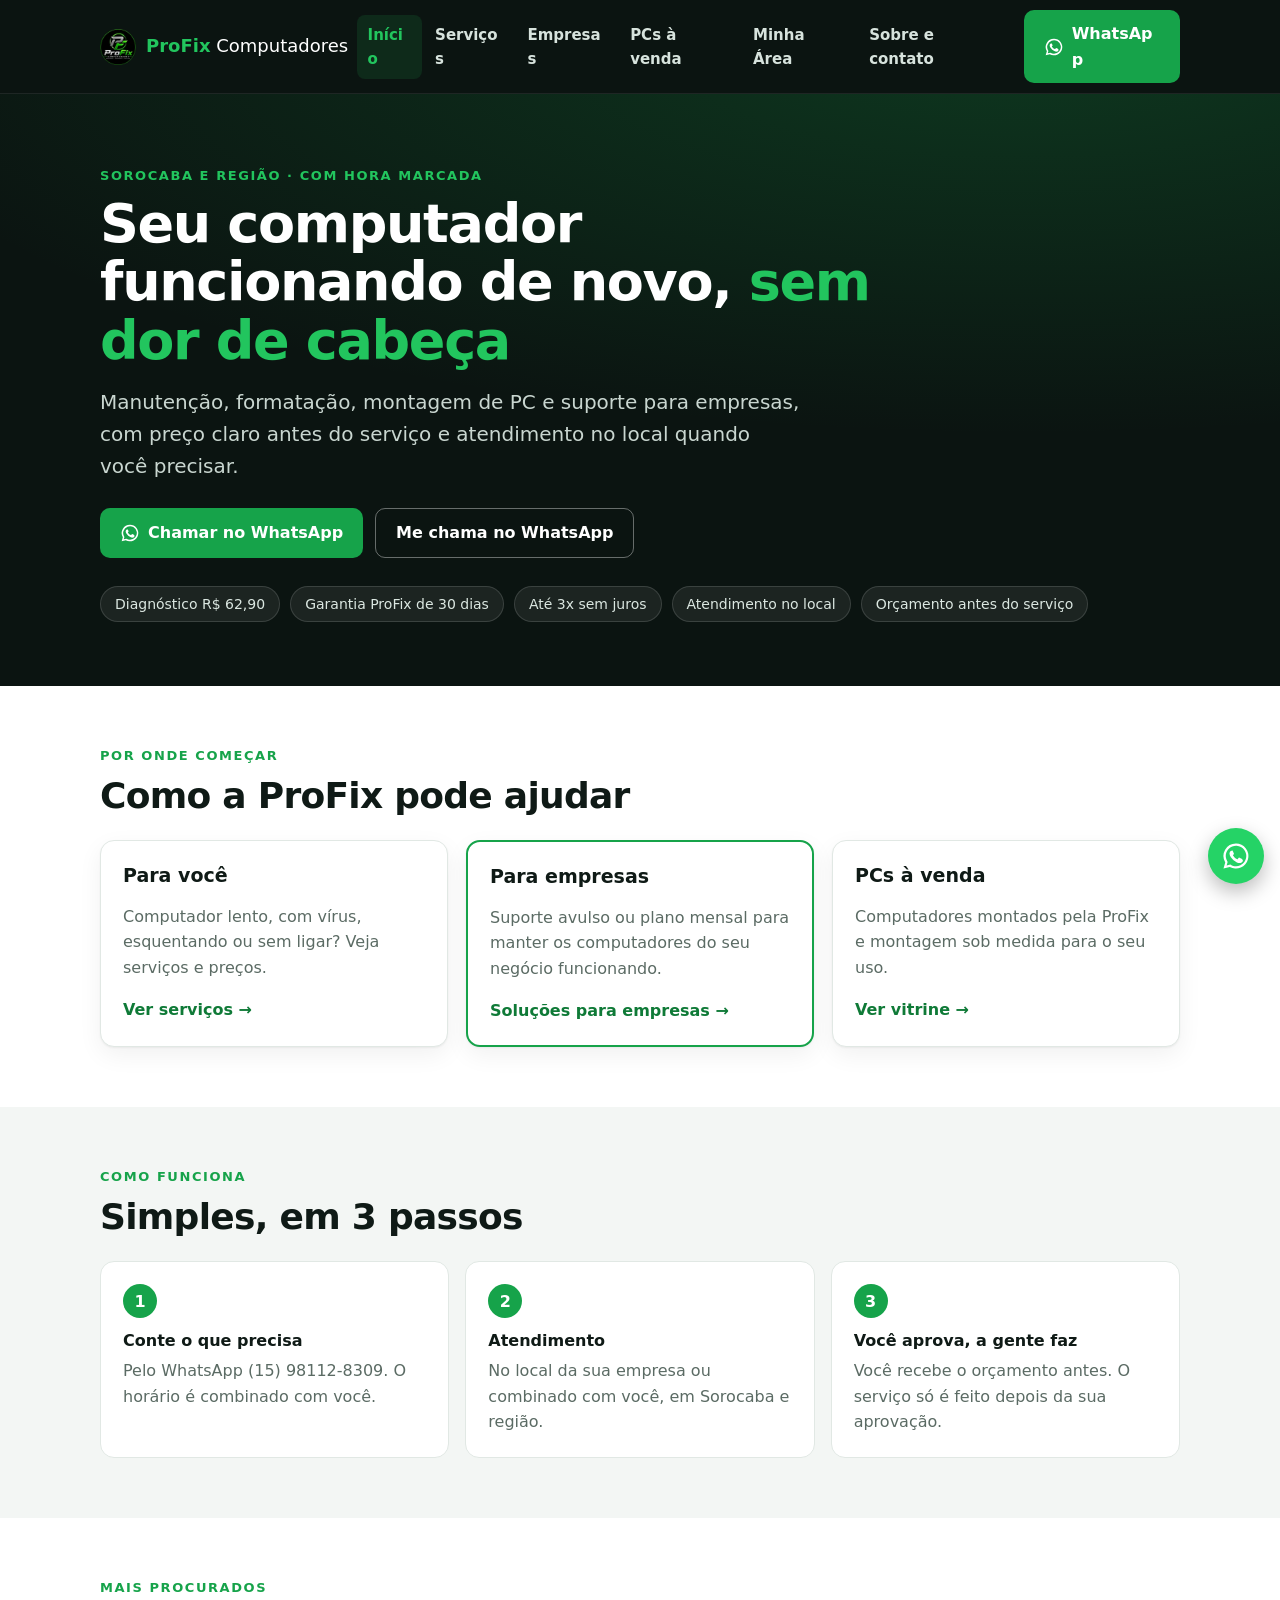
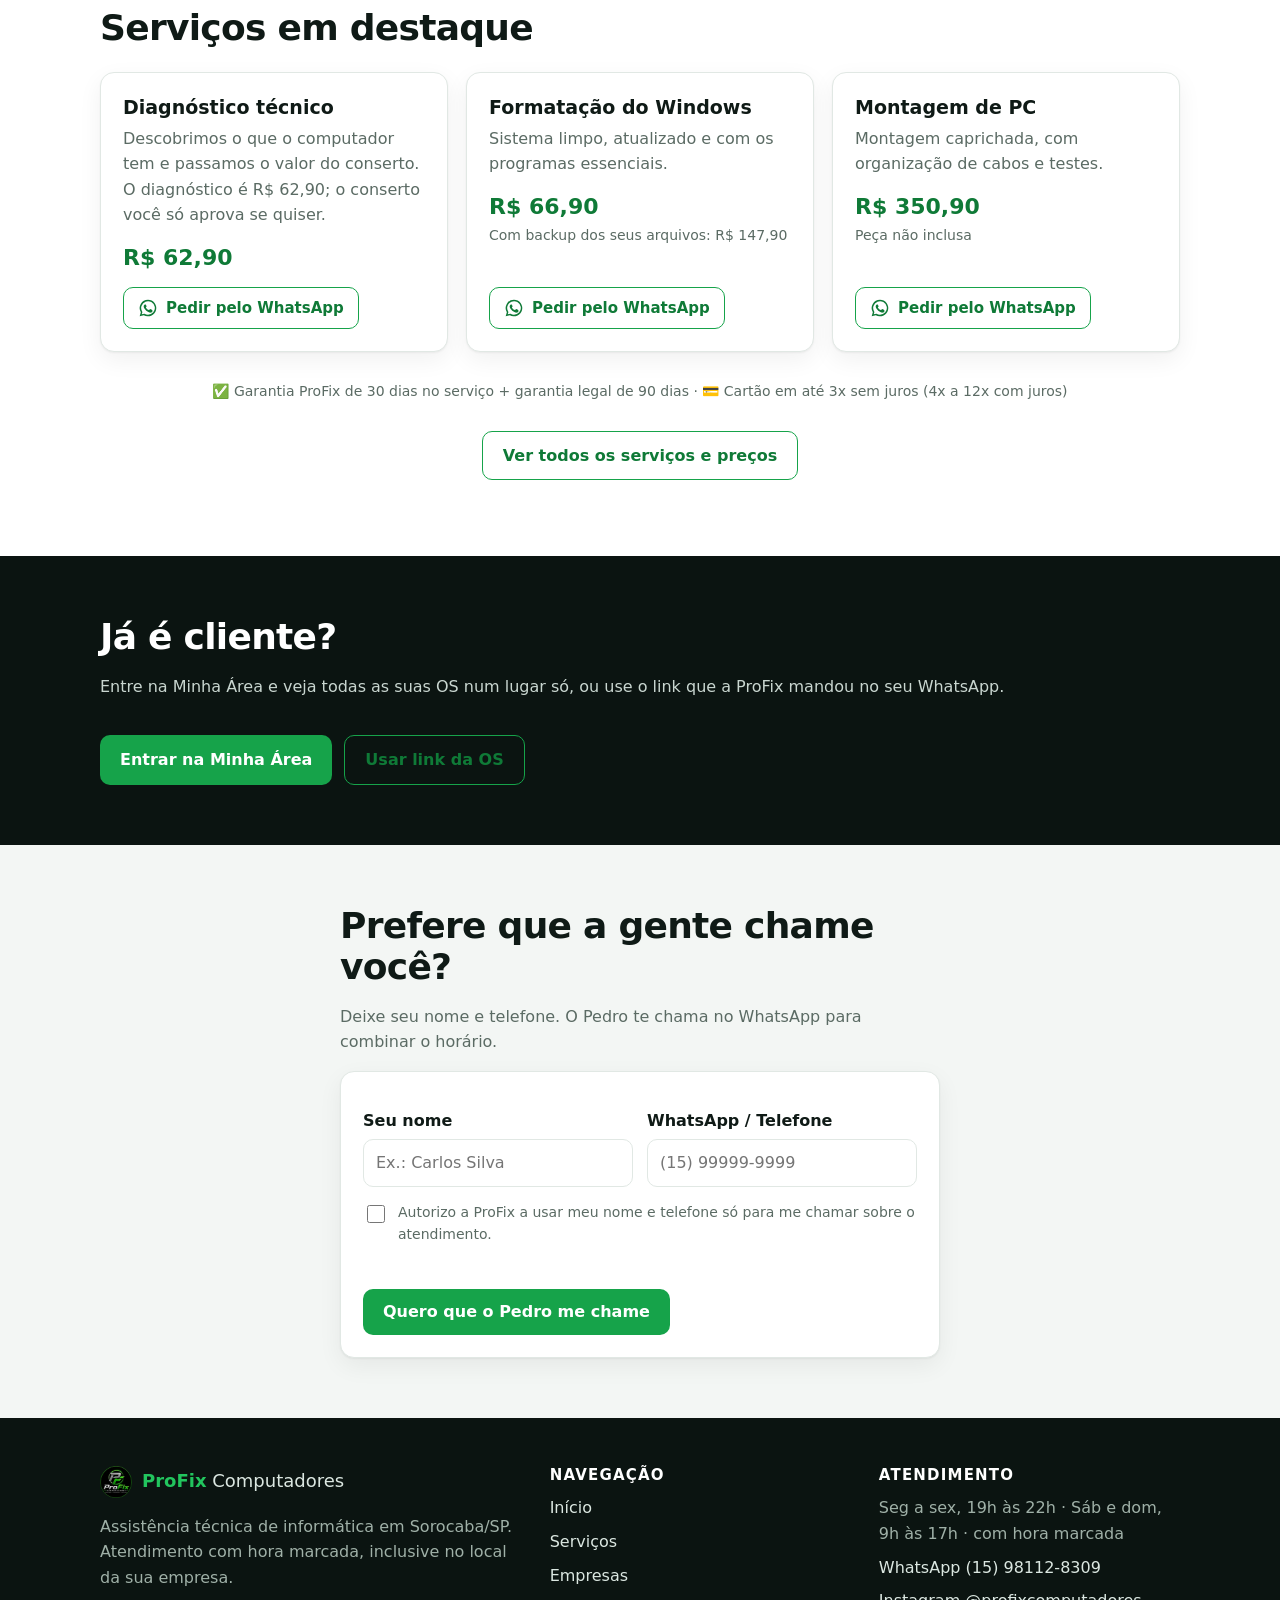
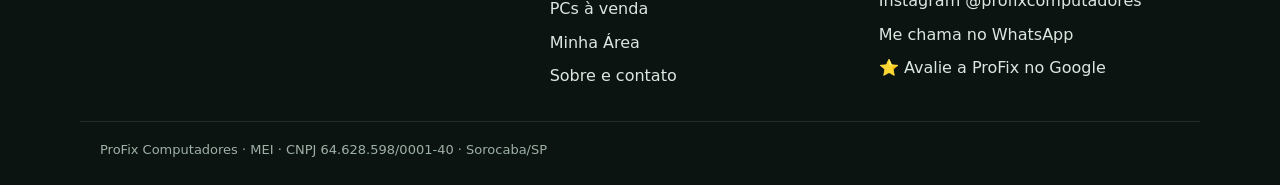
<file: index.html>
<!doctype html>
<html lang="pt-BR">
<head>
<meta charset="utf-8">
<meta name="viewport" content="width=device-width, initial-scale=1, viewport-fit=cover">
<meta name="theme-color" content="#0b1411">
<title>ProFix Computadores | Assistência técnica e montagem de PC em Sorocaba</title>
<meta name="description" content="Assistência técnica de informática em Sorocaba: manutenção, formatação, montagem de PC, troca de SSD, remoção de vírus e suporte para empresas. Atendimento com hora marcada.">
<link rel="canonical" href="https://profixcomputadores.github.io/">
<meta property="og:type" content="website"><meta property="og:locale" content="pt_BR"><meta property="og:site_name" content="ProFix Computadores">
<meta property="og:title" content="ProFix Computadores | Assistência técnica e montagem de PC em Sorocaba"><meta property="og:description" content="Assistência técnica de informática em Sorocaba: manutenção, formatação, montagem de PC, troca de SSD, remoção de vírus e suporte para empresas. Atendimento com hora marcada.">
<meta property="og:url" content="https://profixcomputadores.github.io/"><meta property="og:image" content="https://profixcomputadores.github.io/og.png">
<meta name="twitter:card" content="summary_large_image">
<link rel="icon" href="favicon.ico" sizes="any"><link rel="icon" type="image/png" href="favicon.png">
<link rel="apple-touch-icon" sizes="180x180" href="apple-touch-icon.png"><link rel="manifest" href="manifest.webmanifest">
<link rel="stylesheet" href="estilo.css?v=pro2">
<script type="application/ld+json">{"@context":"https://schema.org","@type":"ComputerStore","name":"ProFix Computadores","url":"https://profixcomputadores.github.io/","image":"https://profixcomputadores.github.io/og.png","logo":"https://profixcomputadores.github.io/icon-512.png","telephone":"+55-15-98112-8309","taxID":"64.628.598/0001-40","address":{"@type":"PostalAddress","addressLocality":"Sorocaba","addressRegion":"SP","addressCountry":"BR"},"areaServed":{"@type":"City","name":"Sorocaba"},"sameAs":["https://www.instagram.com/profixcomputadores/"],"openingHoursSpecification":[{"@type":"OpeningHoursSpecification","dayOfWeek":["Monday","Tuesday","Wednesday","Thursday","Friday"],"opens":"19:00","closes":"22:00"},{"@type":"OpeningHoursSpecification","dayOfWeek":["Saturday","Sunday"],"opens":"09:00","closes":"17:00"}],"paymentAccepted":"Pix, Cartão de crédito"}</script>
</head>
<body>
<a class="pular" href="#conteudo">Pular para o conteúdo</a>
<header class="topo">
 <div class="topo-in">
  <a class="marca" href="index.html"><img src="img/logo-96.webp" width="36" height="36" alt=""><span><b>ProFix</b> Computadores</span></a>
  <button class="menu-btn" id="menu-btn" aria-expanded="false" aria-controls="nav-topo" aria-label="Abrir menu"><span></span><span></span><span></span></button>
  <nav class="nav" id="nav-topo" aria-label="Menu principal"><ul><li><a href="index.html" aria-current="page">Início</a></li><li><a href="servicos.html">Serviços</a></li><li><a href="empresas.html">Empresas</a></li><li><a href="pcs.html">PCs à venda</a></li><li><a href="minha-area.html">Minha Área</a></li><li><a href="contato.html">Sobre e contato</a></li></ul>
   <a class="btn nav-cta" href="https://wa.me/5515981128309?text=Oi%2C%20Pedro%21%20Vim%20pelo%20site%20da%20ProFix%20e%20gostaria%20de%20atendimento." target="_blank" rel="noopener"><svg class="ic" viewBox="0 0 24 24" aria-hidden="true"><path fill="currentColor" d="M12 2a10 10 0 0 0-8.6 15.1L2 22l5-1.3A10 10 0 1 0 12 2Zm0 18.2c-1.5 0-3-.4-4.2-1.2l-.3-.2-3 .8.8-2.9-.2-.3A8.2 8.2 0 1 1 12 20.2Zm4.5-6.1c-.2-.1-1.5-.7-1.7-.8-.2-.1-.4-.1-.6.1l-.8 1c-.1.2-.3.2-.5.1a6.7 6.7 0 0 1-3.3-2.9c-.3-.4.3-.4.7-1.3.1-.2 0-.3 0-.4l-.8-1.8c-.2-.5-.4-.4-.6-.4h-.5a1 1 0 0 0-.7.3 3 3 0 0 0-.9 2.2 5.2 5.2 0 0 0 1.1 2.7 11.8 11.8 0 0 0 4.5 4c1.7.7 2.3.8 3.2.6.5-.1 1.5-.6 1.7-1.2.2-.6.2-1.1.2-1.2-.1-.1-.3-.2-.5-.3Z"/></svg> WhatsApp</a></nav>
 </div>
</header>
<main id="conteudo">
<section class="hero hero-home"><div class="w"><p class="kicker">Sorocaba e região · com hora marcada</p><h1>Seu computador funcionando de novo, <em>sem dor de cabeça</em></h1><p class="lead">Manutenção, formatação, montagem de PC e suporte para empresas, com preço claro antes do serviço e atendimento no local quando você precisar.</p><div class="acoes"><a class="btn" href="https://wa.me/5515981128309?text=Oi%2C%20Pedro%21%20Vim%20pelo%20site%20da%20ProFix%20e%20gostaria%20de%20atendimento." target="_blank" rel="noopener"><svg class="ic" viewBox="0 0 24 24" aria-hidden="true"><path fill="currentColor" d="M12 2a10 10 0 0 0-8.6 15.1L2 22l5-1.3A10 10 0 1 0 12 2Zm0 18.2c-1.5 0-3-.4-4.2-1.2l-.3-.2-3 .8.8-2.9-.2-.3A8.2 8.2 0 1 1 12 20.2Zm4.5-6.1c-.2-.1-1.5-.7-1.7-.8-.2-.1-.4-.1-.6.1l-.8 1c-.1.2-.3.2-.5.1a6.7 6.7 0 0 1-3.3-2.9c-.3-.4.3-.4.7-1.3.1-.2 0-.3 0-.4l-.8-1.8c-.2-.5-.4-.4-.6-.4h-.5a1 1 0 0 0-.7.3 3 3 0 0 0-.9 2.2 5.2 5.2 0 0 0 1.1 2.7 11.8 11.8 0 0 0 4.5 4c1.7.7 2.3.8 3.2.6.5-.1 1.5-.6 1.7-1.2.2-.6.2-1.1.2-1.2-.1-.1-.3-.2-.5-.3Z"/></svg> Chamar no WhatsApp</a><a class="btn sec" href="https://wa.me/5515981128309?text=Oi%2C%20Pedro%21%20Vim%20pelo%20site%20da%20ProFix%20e%20queria%20combinar%20um%20hor%C3%A1rio.%20Pode%20me%20chamar%20quando%20puder%3F%20%F0%9F%99%82" target="_blank" rel="noopener">Me chama no WhatsApp</a></div><ul class="selos"><li>Diagnóstico R$ 62,90</li><li>Garantia ProFix de 30 dias</li><li>Até 3x sem juros</li><li>Atendimento no local</li><li>Orçamento antes do serviço</li></ul></div></section><section class="bloco"><div class="w"><p class="kicker">Por onde começar</p><h2>Como a ProFix pode ajudar</h2><div class="grade g3">
<a class="card atalho" href="servicos.html"><h3>Para você</h3><p>Computador lento, com vírus, esquentando ou sem ligar? Veja serviços e preços.</p><span class="mais">Ver serviços →</span></a>
<a class="card atalho destaque" href="empresas.html"><h3>Para empresas</h3><p>Suporte avulso ou plano mensal para manter os computadores do seu negócio funcionando.</p><span class="mais">Soluções para empresas →</span></a>
<a class="card atalho" href="pcs.html"><h3>PCs à venda</h3><p>Computadores montados pela ProFix e montagem sob medida para o seu uso.</p><span class="mais">Ver vitrine →</span></a>
</div></div></section>
<section class="bloco alt"><div class="w"><p class="kicker">Como funciona</p><h2>Simples, em 3 passos</h2><ol class="passos">
<li><b>Conte o que precisa</b><span>Pelo WhatsApp (15) 98112-8309. O horário é combinado com você.</span></li>
<li><b>Atendimento</b><span>No local da sua empresa ou combinado com você, em Sorocaba e região.</span></li>
<li><b>Você aprova, a gente faz</b><span>Você recebe o orçamento antes. O serviço só é feito depois da sua aprovação.</span></li></ol></div></section>
<section class="bloco"><div class="w"><p class="kicker">Mais procurados</p><h2>Serviços em destaque</h2><div class="grade g3"><article class="card srv"><h3>Diagnóstico técnico</h3><p>Descobrimos o que o computador tem e passamos o valor do conserto. O diagnóstico é R$ 62,90; o conserto você só aprova se quiser.</p><div class="preco">R$ 62,90</div><a class="btn peq sec" href="https://wa.me/5515981128309?text=Oi%2C%20Pedro%21%20Vim%20pelo%20site%20e%20quero%20saber%20sobre%3A%20Diagn%C3%B3stico%20t%C3%A9cnico" target="_blank" rel="noopener"><svg class="ic" viewBox="0 0 24 24" aria-hidden="true"><path fill="currentColor" d="M12 2a10 10 0 0 0-8.6 15.1L2 22l5-1.3A10 10 0 1 0 12 2Zm0 18.2c-1.5 0-3-.4-4.2-1.2l-.3-.2-3 .8.8-2.9-.2-.3A8.2 8.2 0 1 1 12 20.2Zm4.5-6.1c-.2-.1-1.5-.7-1.7-.8-.2-.1-.4-.1-.6.1l-.8 1c-.1.2-.3.2-.5.1a6.7 6.7 0 0 1-3.3-2.9c-.3-.4.3-.4.7-1.3.1-.2 0-.3 0-.4l-.8-1.8c-.2-.5-.4-.4-.6-.4h-.5a1 1 0 0 0-.7.3 3 3 0 0 0-.9 2.2 5.2 5.2 0 0 0 1.1 2.7 11.8 11.8 0 0 0 4.5 4c1.7.7 2.3.8 3.2.6.5-.1 1.5-.6 1.7-1.2.2-.6.2-1.1.2-1.2-.1-.1-.3-.2-.5-.3Z"/></svg> Pedir pelo WhatsApp</a></article><article class="card srv"><h3>Formatação do Windows</h3><p>Sistema limpo, atualizado e com os programas essenciais.</p><div class="preco">R$ 66,90</div><p class="obs">Com backup dos seus arquivos: R$ 147,90</p><a class="btn peq sec" href="https://wa.me/5515981128309?text=Oi%2C%20Pedro%21%20Vim%20pelo%20site%20e%20quero%20saber%20sobre%3A%20Formata%C3%A7%C3%A3o%20do%20Windows" target="_blank" rel="noopener"><svg class="ic" viewBox="0 0 24 24" aria-hidden="true"><path fill="currentColor" d="M12 2a10 10 0 0 0-8.6 15.1L2 22l5-1.3A10 10 0 1 0 12 2Zm0 18.2c-1.5 0-3-.4-4.2-1.2l-.3-.2-3 .8.8-2.9-.2-.3A8.2 8.2 0 1 1 12 20.2Zm4.5-6.1c-.2-.1-1.5-.7-1.7-.8-.2-.1-.4-.1-.6.1l-.8 1c-.1.2-.3.2-.5.1a6.7 6.7 0 0 1-3.3-2.9c-.3-.4.3-.4.7-1.3.1-.2 0-.3 0-.4l-.8-1.8c-.2-.5-.4-.4-.6-.4h-.5a1 1 0 0 0-.7.3 3 3 0 0 0-.9 2.2 5.2 5.2 0 0 0 1.1 2.7 11.8 11.8 0 0 0 4.5 4c1.7.7 2.3.8 3.2.6.5-.1 1.5-.6 1.7-1.2.2-.6.2-1.1.2-1.2-.1-.1-.3-.2-.5-.3Z"/></svg> Pedir pelo WhatsApp</a></article><article class="card srv"><h3>Montagem de PC</h3><p>Montagem caprichada, com organização de cabos e testes.</p><div class="preco">R$ 350,90</div><p class="obs">Peça não inclusa</p><a class="btn peq sec" href="https://wa.me/5515981128309?text=Oi%2C%20Pedro%21%20Vim%20pelo%20site%20e%20quero%20saber%20sobre%3A%20Montagem%20de%20PC" target="_blank" rel="noopener"><svg class="ic" viewBox="0 0 24 24" aria-hidden="true"><path fill="currentColor" d="M12 2a10 10 0 0 0-8.6 15.1L2 22l5-1.3A10 10 0 1 0 12 2Zm0 18.2c-1.5 0-3-.4-4.2-1.2l-.3-.2-3 .8.8-2.9-.2-.3A8.2 8.2 0 1 1 12 20.2Zm4.5-6.1c-.2-.1-1.5-.7-1.7-.8-.2-.1-.4-.1-.6.1l-.8 1c-.1.2-.3.2-.5.1a6.7 6.7 0 0 1-3.3-2.9c-.3-.4.3-.4.7-1.3.1-.2 0-.3 0-.4l-.8-1.8c-.2-.5-.4-.4-.6-.4h-.5a1 1 0 0 0-.7.3 3 3 0 0 0-.9 2.2 5.2 5.2 0 0 0 1.1 2.7 11.8 11.8 0 0 0 4.5 4c1.7.7 2.3.8 3.2.6.5-.1 1.5-.6 1.7-1.2.2-.6.2-1.1.2-1.2-.1-.1-.3-.2-.5-.3Z"/></svg> Pedir pelo WhatsApp</a></article></div><p class="obs centro">✅ Garantia ProFix de 30 dias no serviço + garantia legal de 90 dias · 💳 Cartão em até 3x sem juros (4x a 12x com juros)</p><p class="centro"><a class="btn sec" href="servicos.html">Ver todos os serviços e preços</a></p></div></section><section class="bloco faixa"><div class="w faixa-in"><div><h2>Já é cliente?</h2><p>Entre na Minha Área e veja todas as suas OS num lugar só, ou use o link que a ProFix mandou no seu WhatsApp.</p></div><div class="acoes"><a class="btn" href="minha-area.html">Entrar na Minha Área</a><a class="btn sec" href="acompanhar.html">Usar link da OS</a></div></div></section><section class="bloco alt retorno" id="chamar"><div class="w estreito"><h2>Prefere que a gente chame você?</h2><p class="muted">Deixe seu nome e telefone. O Pedro te chama no WhatsApp para combinar o horário.</p>
<form class="card form-retorno" data-pagina="index" novalidate><div class="fr-campos"><div><label for="r-nome-index">Seu nome</label><input id="r-nome-index" name="nome" autocomplete="name" maxlength="80" placeholder="Ex.: Carlos Silva" required></div>
<div><label for="r-tel-index">WhatsApp / Telefone</label><input id="r-tel-index" name="telefone" type="tel" inputmode="tel" autocomplete="tel" placeholder="(15) 99999-9999" required></div></div>
<div class="hp" aria-hidden="true"><label for="r-hp-index">Não preencha</label><input id="r-hp-index" name="site" tabindex="-1" autocomplete="off"></div>
<label class="lgpd"><input type="checkbox" name="consentimento"> Autorizo a ProFix a usar meu nome e telefone só para me chamar sobre o atendimento.</label>
<p class="erro" role="alert"></p><button class="btn" type="submit">Quero que o Pedro me chame</button></form>
<div class="card ok fr-ok" hidden><h3>Contato recebido!</h3><p>O Pedro te chama no WhatsApp para combinar o horário.</p></div></div></section>
</main>
<footer class="rodape">
 <div class="rod-in">
  <div><a class="marca" href="index.html"><img src="img/logo-96.webp" width="32" height="32" alt="" loading="lazy" decoding="async"><span><b>ProFix</b> Computadores</span></a>
   <p class="muted">Assistência técnica de informática em Sorocaba/SP. Atendimento com hora marcada, inclusive no local da sua empresa.</p></div>
  <div><h3>Navegação</h3><ul><li><a href="index.html">Início</a></li><li><a href="servicos.html">Serviços</a></li><li><a href="empresas.html">Empresas</a></li><li><a href="pcs.html">PCs à venda</a></li><li><a href="minha-area.html">Minha Área</a></li><li><a href="contato.html">Sobre e contato</a></li></ul></div>
  <div><h3>Atendimento</h3><ul class="muted"><li>Seg a sex, 19h às 22h · Sáb e dom, 9h às 17h · com hora marcada</li>
   <li><a href="https://wa.me/5515981128309?text=Oi%2C%20Pedro%21%20Vim%20pelo%20site%20da%20ProFix." target="_blank" rel="noopener">WhatsApp (15) 98112-8309</a></li>
   <li><a href="https://www.instagram.com/profixcomputadores/" target="_blank" rel="noopener">Instagram @profixcomputadores</a></li>
   <li><a href="https://wa.me/5515981128309?text=Oi%2C%20Pedro%21%20Vim%20pelo%20site%20da%20ProFix%20e%20queria%20combinar%20um%20hor%C3%A1rio.%20Pode%20me%20chamar%20quando%20puder%3F%20%F0%9F%99%82" target="_blank" rel="noopener">Me chama no WhatsApp</a></li>
   <li><a href="https://g.page/r/CZQuYc9gn5lJECE/review" target="_blank" rel="noopener">⭐ Avalie a ProFix no Google</a></li></ul></div>
 </div>
 <p class="legal">ProFix Computadores · MEI · CNPJ 64.628.598/0001-40 · Sorocaba/SP</p>
</footer>
<a class="wa-flut" id="wa-flutuante" href="https://wa.me/5515981128309?text=Oi%2C%20Pedro%21%20Vim%20pelo%20site%20da%20ProFix%20e%20gostaria%20de%20atendimento." target="_blank" rel="noopener" aria-label="Falar no WhatsApp"><svg class="ic" viewBox="0 0 24 24" aria-hidden="true"><path fill="currentColor" d="M12 2a10 10 0 0 0-8.6 15.1L2 22l5-1.3A10 10 0 1 0 12 2Zm0 18.2c-1.5 0-3-.4-4.2-1.2l-.3-.2-3 .8.8-2.9-.2-.3A8.2 8.2 0 1 1 12 20.2Zm4.5-6.1c-.2-.1-1.5-.7-1.7-.8-.2-.1-.4-.1-.6.1l-.8 1c-.1.2-.3.2-.5.1a6.7 6.7 0 0 1-3.3-2.9c-.3-.4.3-.4.7-1.3.1-.2 0-.3 0-.4l-.8-1.8c-.2-.5-.4-.4-.6-.4h-.5a1 1 0 0 0-.7.3 3 3 0 0 0-.9 2.2 5.2 5.2 0 0 0 1.1 2.7 11.8 11.8 0 0 0 4.5 4c1.7.7 2.3.8 3.2.6.5-.1 1.5-.6 1.7-1.2.2-.6.2-1.1.2-1.2-.1-.1-.3-.2-.5-.3Z"/></svg></a>
<script src="config.js?v=pro2"></script>
<script src="site.js?v=pro2"></script>
</body>
</html>
</file>
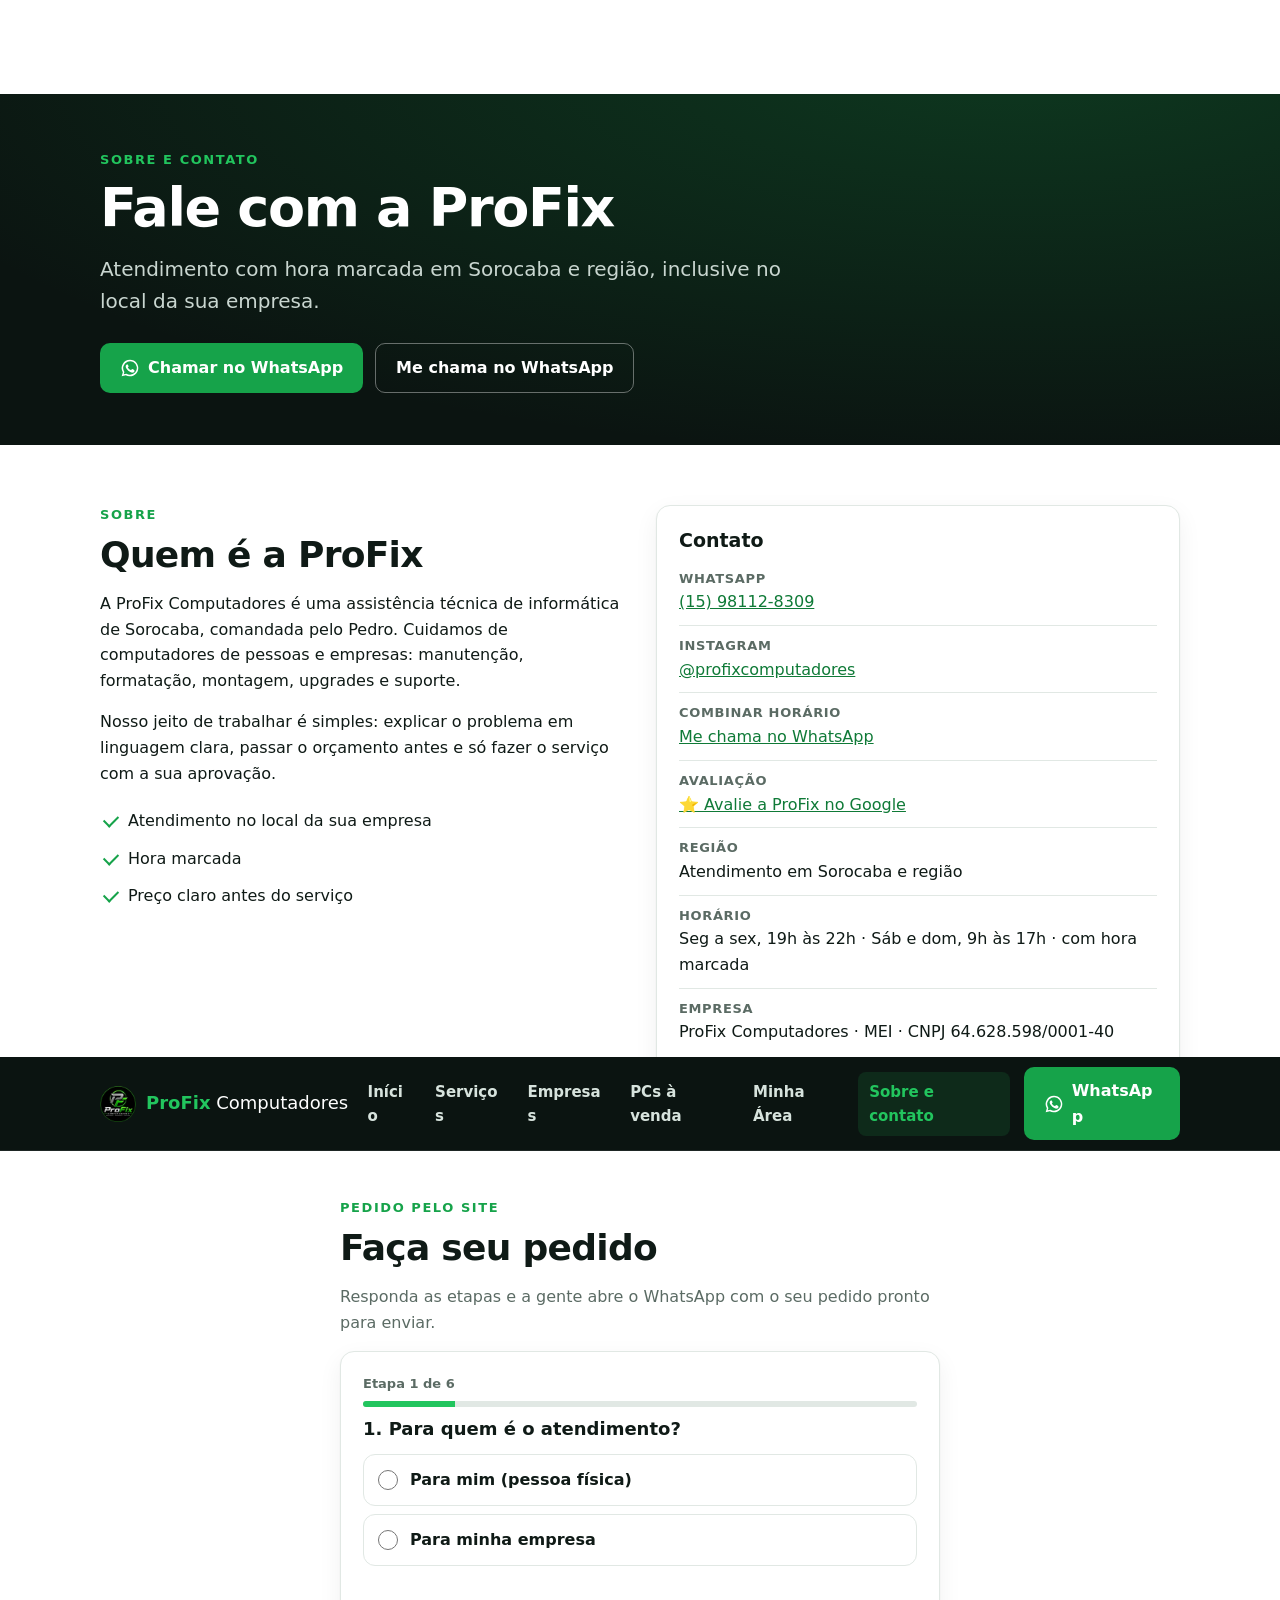
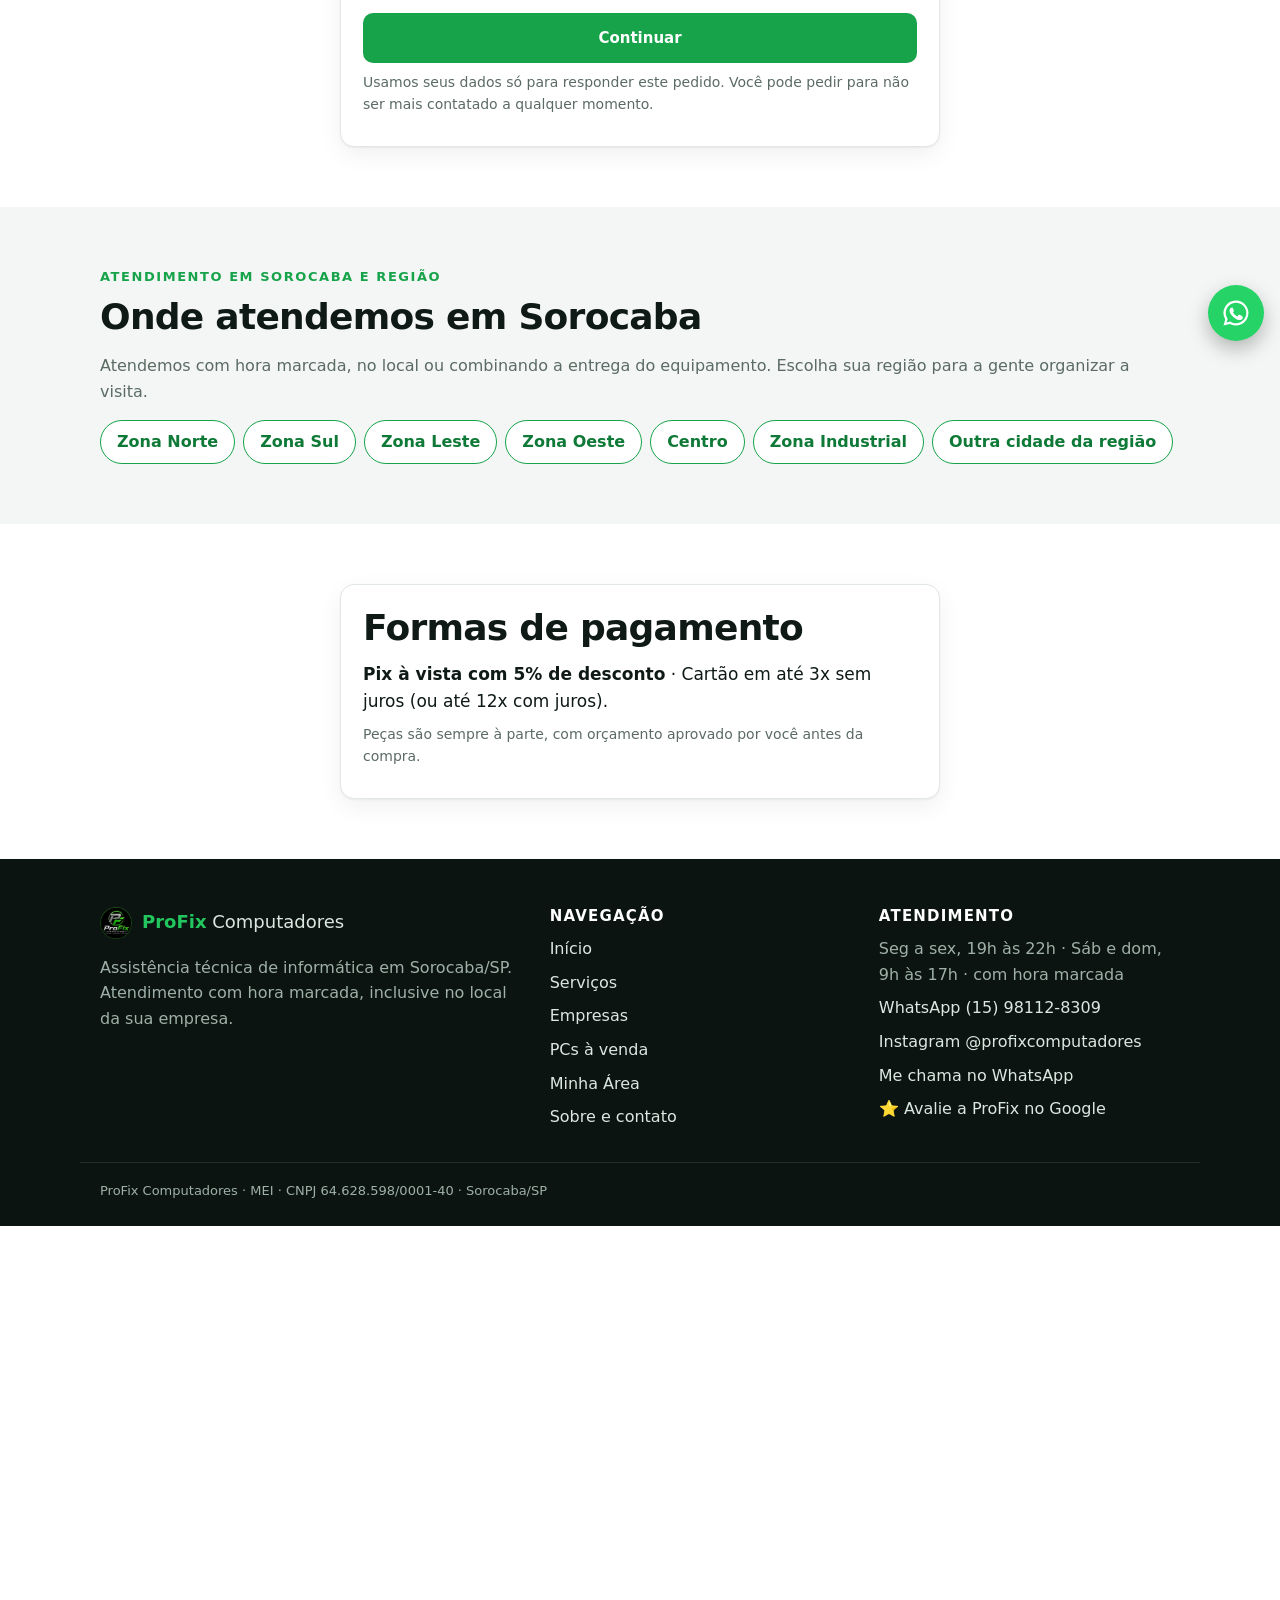
<file: orcamento/index.html>
<!doctype html><html lang="pt-BR"><head><meta charset="utf-8"><meta name="robots" content="noindex"><meta http-equiv="refresh" content="0; url=../contato.html?origem=orcamento#contato"><title>Pedir orçamento | ProFix</title></head><body><p><a href="../contato.html?origem=orcamento#contato">Ir para o pedido de orçamento</a></p></body></html>
</file>
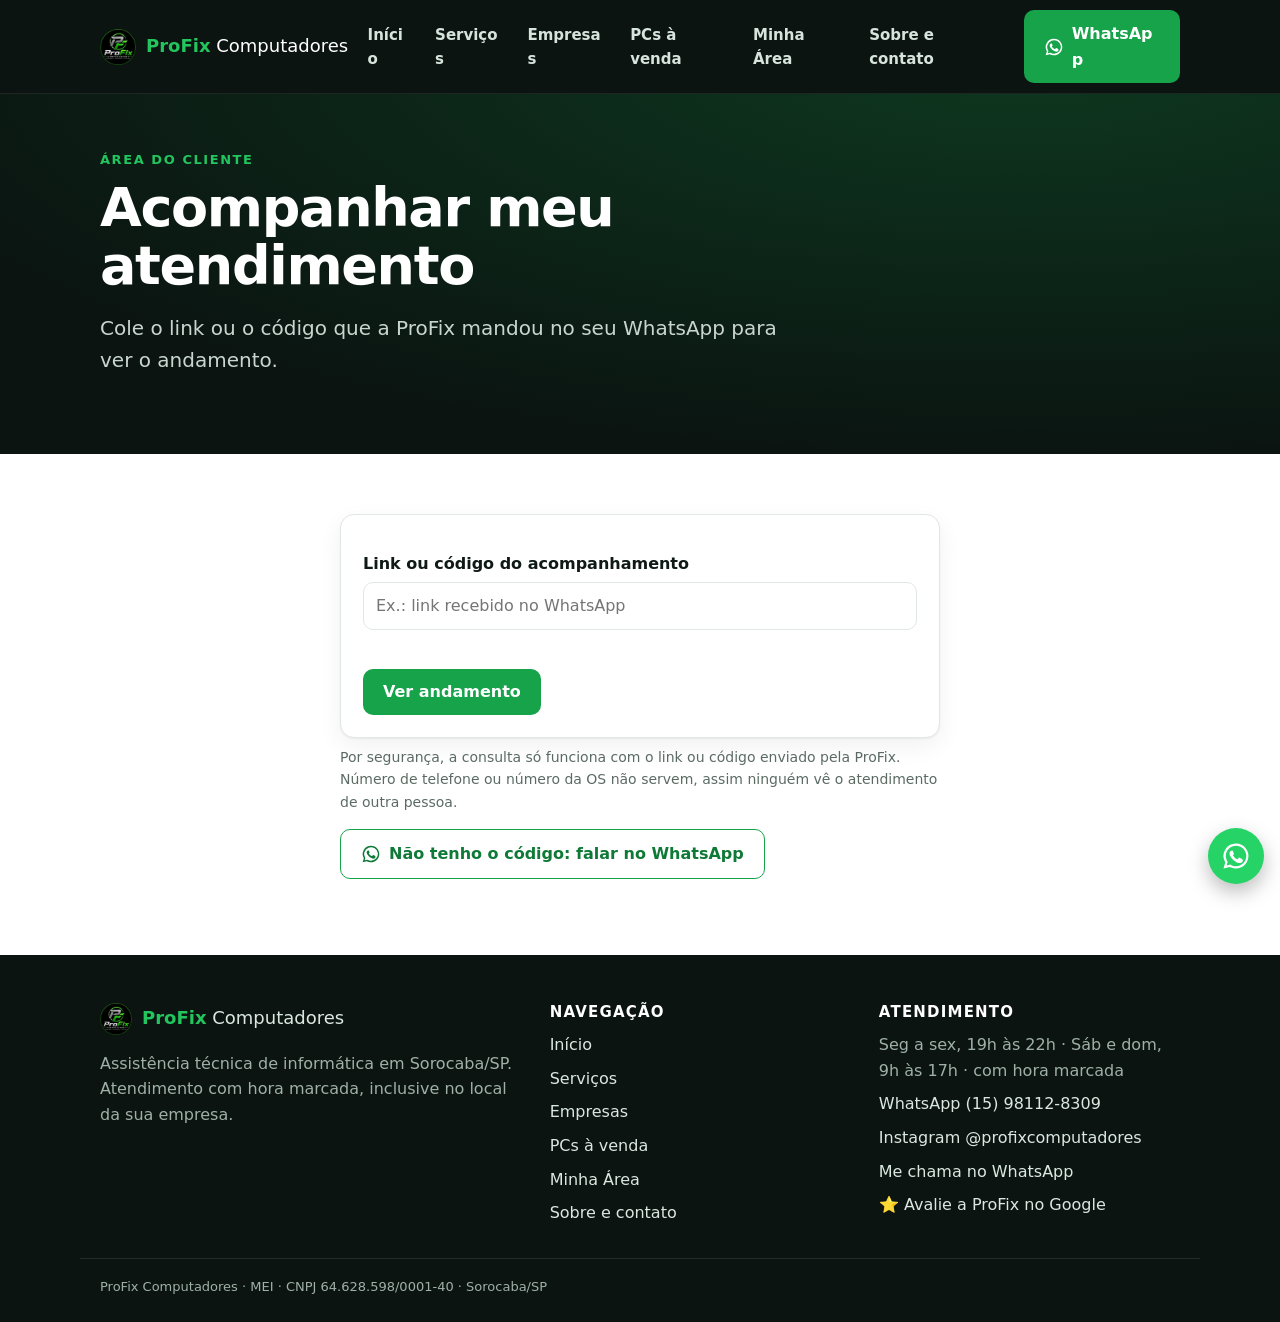
<file: acompanhar.html>
<!doctype html>
<html lang="pt-BR">
<head>
<meta charset="utf-8">
<meta name="viewport" content="width=device-width, initial-scale=1, viewport-fit=cover">
<meta name="theme-color" content="#0b1411">
<title>Acompanhar atendimento | ProFix Computadores</title>
<meta name="description" content="Acompanhe o andamento do seu atendimento na ProFix com o link ou código enviado no WhatsApp.">
<link rel="canonical" href="https://profixcomputadores.github.io/acompanhar.html">
<meta property="og:type" content="website"><meta property="og:locale" content="pt_BR"><meta property="og:site_name" content="ProFix Computadores">
<meta property="og:title" content="Acompanhar atendimento | ProFix Computadores"><meta property="og:description" content="Acompanhe o andamento do seu atendimento na ProFix com o link ou código enviado no WhatsApp.">
<meta property="og:url" content="https://profixcomputadores.github.io/acompanhar.html"><meta property="og:image" content="https://profixcomputadores.github.io/og.png">
<meta name="twitter:card" content="summary_large_image">
<link rel="icon" href="favicon.ico" sizes="any"><link rel="icon" type="image/png" href="favicon.png">
<link rel="apple-touch-icon" sizes="180x180" href="apple-touch-icon.png"><link rel="manifest" href="manifest.webmanifest">
<link rel="stylesheet" href="estilo.css?v=pro2">
<script type="application/ld+json">{"@context":"https://schema.org","@type":"ComputerStore","name":"ProFix Computadores","url":"https://profixcomputadores.github.io/","image":"https://profixcomputadores.github.io/og.png","logo":"https://profixcomputadores.github.io/icon-512.png","telephone":"+55-15-98112-8309","taxID":"64.628.598/0001-40","address":{"@type":"PostalAddress","addressLocality":"Sorocaba","addressRegion":"SP","addressCountry":"BR"},"areaServed":{"@type":"City","name":"Sorocaba"},"sameAs":["https://www.instagram.com/profixcomputadores/"],"openingHoursSpecification":[{"@type":"OpeningHoursSpecification","dayOfWeek":["Monday","Tuesday","Wednesday","Thursday","Friday"],"opens":"19:00","closes":"22:00"},{"@type":"OpeningHoursSpecification","dayOfWeek":["Saturday","Sunday"],"opens":"09:00","closes":"17:00"}],"paymentAccepted":"Pix, Cartão de crédito"}</script>
</head>
<body>
<a class="pular" href="#conteudo">Pular para o conteúdo</a>
<header class="topo">
 <div class="topo-in">
  <a class="marca" href="index.html"><img src="img/logo-96.webp" width="36" height="36" alt=""><span><b>ProFix</b> Computadores</span></a>
  <button class="menu-btn" id="menu-btn" aria-expanded="false" aria-controls="nav-topo" aria-label="Abrir menu"><span></span><span></span><span></span></button>
  <nav class="nav" id="nav-topo" aria-label="Menu principal"><ul><li><a href="index.html">Início</a></li><li><a href="servicos.html">Serviços</a></li><li><a href="empresas.html">Empresas</a></li><li><a href="pcs.html">PCs à venda</a></li><li><a href="minha-area.html">Minha Área</a></li><li><a href="contato.html">Sobre e contato</a></li></ul>
   <a class="btn nav-cta" href="https://wa.me/5515981128309?text=Oi%2C%20Pedro%21%20Vim%20pelo%20site%20da%20ProFix%20e%20gostaria%20de%20atendimento." target="_blank" rel="noopener"><svg class="ic" viewBox="0 0 24 24" aria-hidden="true"><path fill="currentColor" d="M12 2a10 10 0 0 0-8.6 15.1L2 22l5-1.3A10 10 0 1 0 12 2Zm0 18.2c-1.5 0-3-.4-4.2-1.2l-.3-.2-3 .8.8-2.9-.2-.3A8.2 8.2 0 1 1 12 20.2Zm4.5-6.1c-.2-.1-1.5-.7-1.7-.8-.2-.1-.4-.1-.6.1l-.8 1c-.1.2-.3.2-.5.1a6.7 6.7 0 0 1-3.3-2.9c-.3-.4.3-.4.7-1.3.1-.2 0-.3 0-.4l-.8-1.8c-.2-.5-.4-.4-.6-.4h-.5a1 1 0 0 0-.7.3 3 3 0 0 0-.9 2.2 5.2 5.2 0 0 0 1.1 2.7 11.8 11.8 0 0 0 4.5 4c1.7.7 2.3.8 3.2.6.5-.1 1.5-.6 1.7-1.2.2-.6.2-1.1.2-1.2-.1-.1-.3-.2-.5-.3Z"/></svg> WhatsApp</a></nav>
 </div>
</header>
<main id="conteudo">
<section class="hero hero-int"><div class="w"><p class="kicker">Área do cliente</p><h1>Acompanhar meu atendimento</h1><p class="lead">Cole o link ou o código que a ProFix mandou no seu WhatsApp para ver o andamento.</p></div></section><section class="bloco"><div class="w estreito"><form class="card" id="form-os" novalidate>
<label for="os-num">Link ou código do acompanhamento</label><input id="os-num" name="os" autocomplete="off" placeholder="Ex.: link recebido no WhatsApp">
<p class="erro" id="os-erro" role="alert"></p><button class="btn" type="submit">Ver andamento</button></form>
<p class="obs">Por segurança, a consulta só funciona com o link ou código enviado pela ProFix. Número de telefone ou número da OS não servem, assim ninguém vê o atendimento de outra pessoa.</p>
<p><a class="btn sec" href="https://wa.me/5515981128309?text=Oi%2C%20Pedro%21%20Quero%20saber%20o%20andamento%20do%20meu%20atendimento%2C%20mas%20n%C3%A3o%20tenho%20o%20c%C3%B3digo." target="_blank" rel="noopener"><svg class="ic" viewBox="0 0 24 24" aria-hidden="true"><path fill="currentColor" d="M12 2a10 10 0 0 0-8.6 15.1L2 22l5-1.3A10 10 0 1 0 12 2Zm0 18.2c-1.5 0-3-.4-4.2-1.2l-.3-.2-3 .8.8-2.9-.2-.3A8.2 8.2 0 1 1 12 20.2Zm4.5-6.1c-.2-.1-1.5-.7-1.7-.8-.2-.1-.4-.1-.6.1l-.8 1c-.1.2-.3.2-.5.1a6.7 6.7 0 0 1-3.3-2.9c-.3-.4.3-.4.7-1.3.1-.2 0-.3 0-.4l-.8-1.8c-.2-.5-.4-.4-.6-.4h-.5a1 1 0 0 0-.7.3 3 3 0 0 0-.9 2.2 5.2 5.2 0 0 0 1.1 2.7 11.8 11.8 0 0 0 4.5 4c1.7.7 2.3.8 3.2.6.5-.1 1.5-.6 1.7-1.2.2-.6.2-1.1.2-1.2-.1-.1-.3-.2-.5-.3Z"/></svg> Não tenho o código: falar no WhatsApp</a></p></div></section>
</main>
<footer class="rodape">
 <div class="rod-in">
  <div><a class="marca" href="index.html"><img src="img/logo-96.webp" width="32" height="32" alt="" loading="lazy" decoding="async"><span><b>ProFix</b> Computadores</span></a>
   <p class="muted">Assistência técnica de informática em Sorocaba/SP. Atendimento com hora marcada, inclusive no local da sua empresa.</p></div>
  <div><h3>Navegação</h3><ul><li><a href="index.html">Início</a></li><li><a href="servicos.html">Serviços</a></li><li><a href="empresas.html">Empresas</a></li><li><a href="pcs.html">PCs à venda</a></li><li><a href="minha-area.html">Minha Área</a></li><li><a href="contato.html">Sobre e contato</a></li></ul></div>
  <div><h3>Atendimento</h3><ul class="muted"><li>Seg a sex, 19h às 22h · Sáb e dom, 9h às 17h · com hora marcada</li>
   <li><a href="https://wa.me/5515981128309?text=Oi%2C%20Pedro%21%20Vim%20pelo%20site%20da%20ProFix." target="_blank" rel="noopener">WhatsApp (15) 98112-8309</a></li>
   <li><a href="https://www.instagram.com/profixcomputadores/" target="_blank" rel="noopener">Instagram @profixcomputadores</a></li>
   <li><a href="https://wa.me/5515981128309?text=Oi%2C%20Pedro%21%20Vim%20pelo%20site%20da%20ProFix%20e%20queria%20combinar%20um%20hor%C3%A1rio.%20Pode%20me%20chamar%20quando%20puder%3F%20%F0%9F%99%82" target="_blank" rel="noopener">Me chama no WhatsApp</a></li>
   <li><a href="https://g.page/r/CZQuYc9gn5lJECE/review" target="_blank" rel="noopener">⭐ Avalie a ProFix no Google</a></li></ul></div>
 </div>
 <p class="legal">ProFix Computadores · MEI · CNPJ 64.628.598/0001-40 · Sorocaba/SP</p>
</footer>
<a class="wa-flut" id="wa-flutuante" href="https://wa.me/5515981128309?text=Oi%2C%20Pedro%21%20Vim%20pelo%20site%20da%20ProFix%20e%20gostaria%20de%20atendimento." target="_blank" rel="noopener" aria-label="Falar no WhatsApp"><svg class="ic" viewBox="0 0 24 24" aria-hidden="true"><path fill="currentColor" d="M12 2a10 10 0 0 0-8.6 15.1L2 22l5-1.3A10 10 0 1 0 12 2Zm0 18.2c-1.5 0-3-.4-4.2-1.2l-.3-.2-3 .8.8-2.9-.2-.3A8.2 8.2 0 1 1 12 20.2Zm4.5-6.1c-.2-.1-1.5-.7-1.7-.8-.2-.1-.4-.1-.6.1l-.8 1c-.1.2-.3.2-.5.1a6.7 6.7 0 0 1-3.3-2.9c-.3-.4.3-.4.7-1.3.1-.2 0-.3 0-.4l-.8-1.8c-.2-.5-.4-.4-.6-.4h-.5a1 1 0 0 0-.7.3 3 3 0 0 0-.9 2.2 5.2 5.2 0 0 0 1.1 2.7 11.8 11.8 0 0 0 4.5 4c1.7.7 2.3.8 3.2.6.5-.1 1.5-.6 1.7-1.2.2-.6.2-1.1.2-1.2-.1-.1-.3-.2-.5-.3Z"/></svg></a>
<script src="config.js?v=pro2"></script>
<script src="site.js?v=pro2"></script>
</body>
</html>
</file>
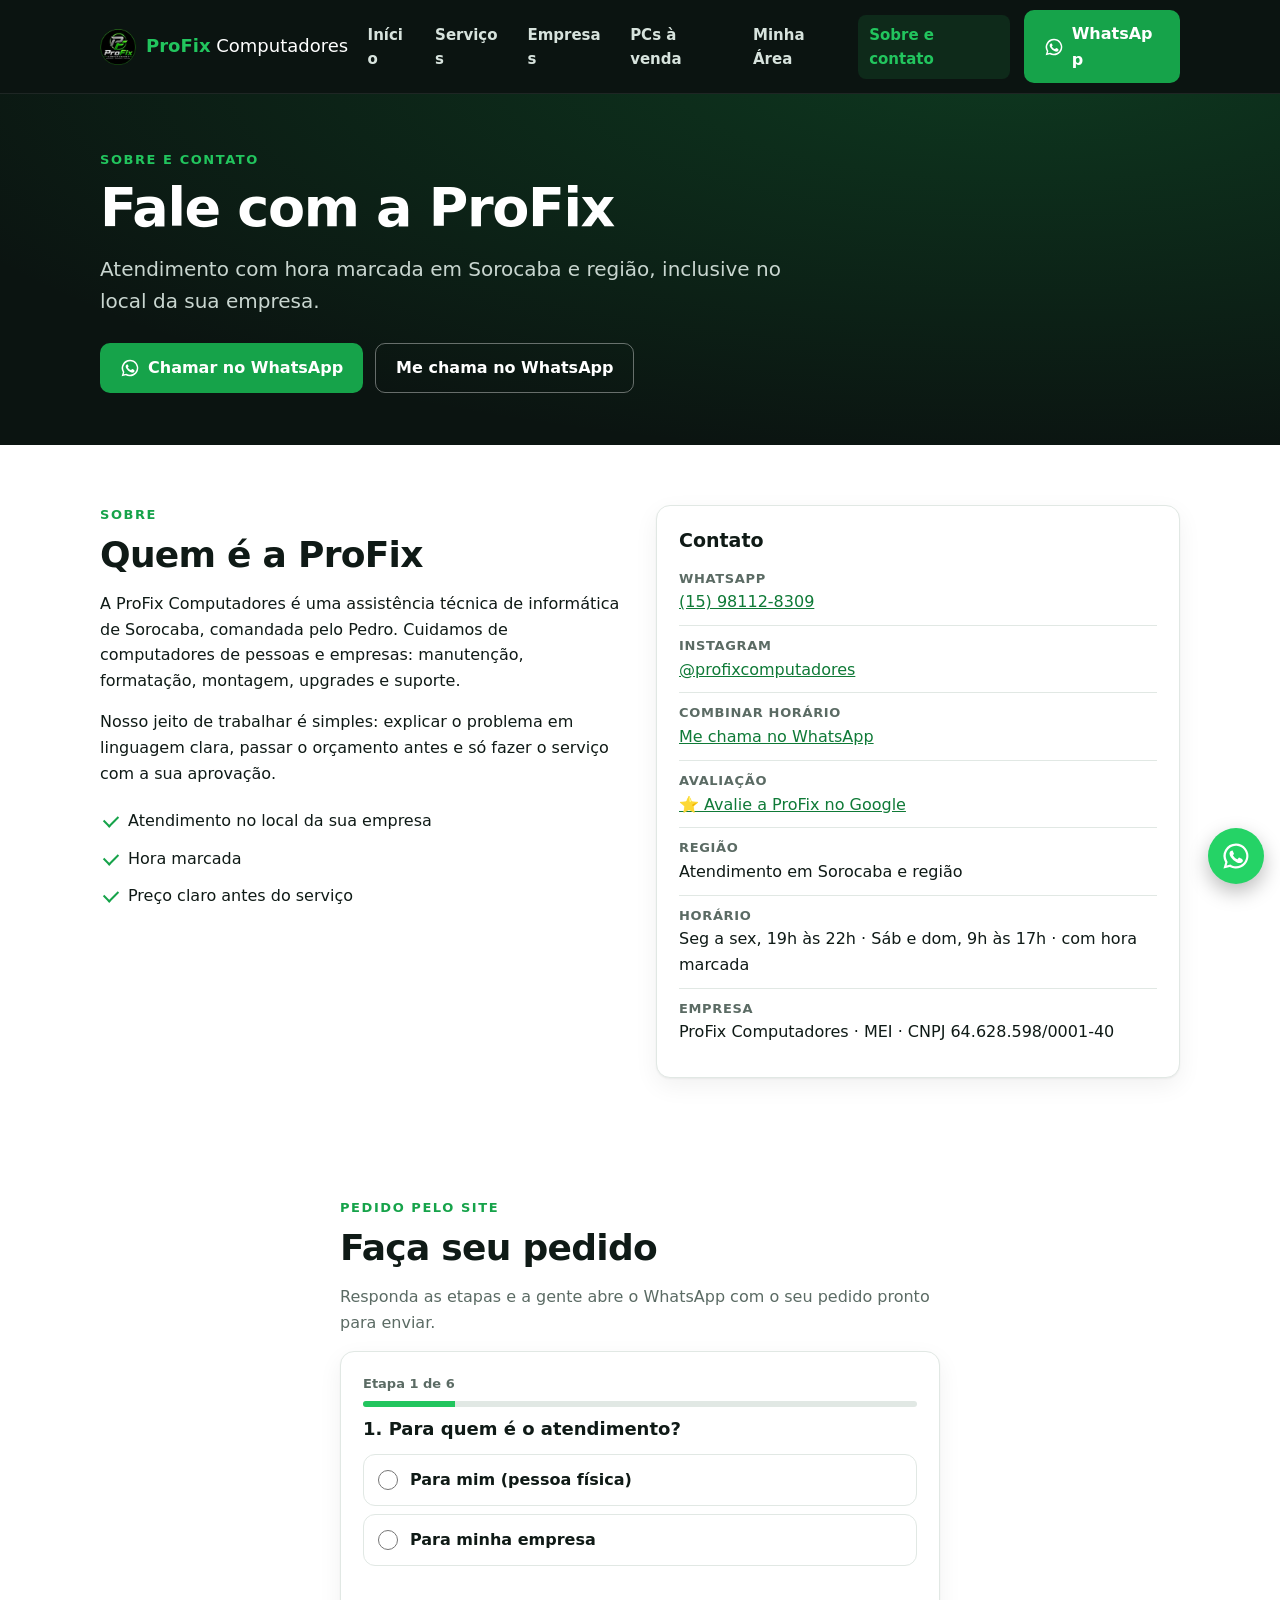
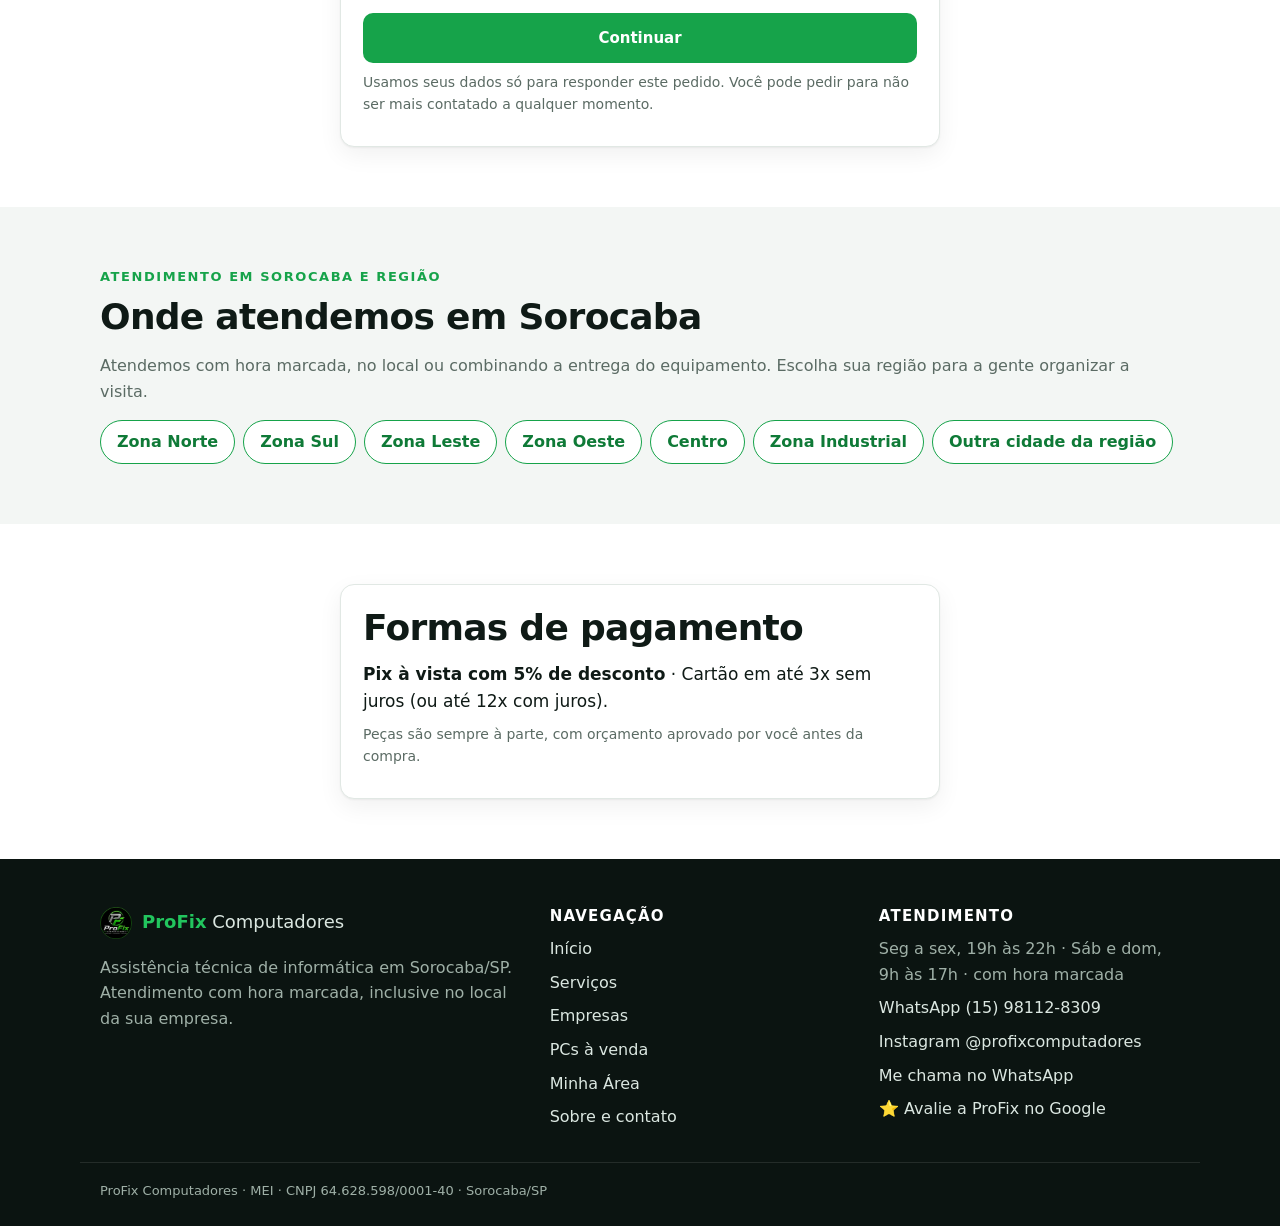
<file: contato.html>
<!doctype html>
<html lang="pt-BR">
<head>
<meta charset="utf-8">
<meta name="viewport" content="width=device-width, initial-scale=1, viewport-fit=cover">
<meta name="theme-color" content="#0b1411">
<title>Sobre e contato | ProFix Computadores Sorocaba</title>
<meta name="description" content="Sobre a ProFix Computadores, assistência técnica de informática em Sorocaba. WhatsApp (15) 98112-8309, horários e agendamento.">
<link rel="canonical" href="https://profixcomputadores.github.io/contato.html">
<meta property="og:type" content="website"><meta property="og:locale" content="pt_BR"><meta property="og:site_name" content="ProFix Computadores">
<meta property="og:title" content="Sobre e contato | ProFix Computadores Sorocaba"><meta property="og:description" content="Sobre a ProFix Computadores, assistência técnica de informática em Sorocaba. WhatsApp (15) 98112-8309, horários e agendamento.">
<meta property="og:url" content="https://profixcomputadores.github.io/contato.html"><meta property="og:image" content="https://profixcomputadores.github.io/og.png">
<meta name="twitter:card" content="summary_large_image">
<link rel="icon" href="favicon.ico" sizes="any"><link rel="icon" type="image/png" href="favicon.png">
<link rel="apple-touch-icon" sizes="180x180" href="apple-touch-icon.png"><link rel="manifest" href="manifest.webmanifest">
<link rel="stylesheet" href="estilo.css?v=pro2"><link rel="stylesheet" href="m1.css?v=m1e">
<script type="application/ld+json">{"@context":"https://schema.org","@type":"ComputerStore","name":"ProFix Computadores","url":"https://profixcomputadores.github.io/","image":"https://profixcomputadores.github.io/og.png","logo":"https://profixcomputadores.github.io/icon-512.png","telephone":"+55-15-98112-8309","taxID":"64.628.598/0001-40","address":{"@type":"PostalAddress","addressLocality":"Sorocaba","addressRegion":"SP","addressCountry":"BR"},"areaServed":{"@type":"City","name":"Sorocaba"},"sameAs":["https://www.instagram.com/profixcomputadores/"],"openingHoursSpecification":[{"@type":"OpeningHoursSpecification","dayOfWeek":["Monday","Tuesday","Wednesday","Thursday","Friday"],"opens":"19:00","closes":"22:00"},{"@type":"OpeningHoursSpecification","dayOfWeek":["Saturday","Sunday"],"opens":"09:00","closes":"17:00"}],"paymentAccepted":"Pix, Cartão de crédito"}</script>
</head>
<body>
<a class="pular" href="#conteudo">Pular para o conteúdo</a>
<header class="topo">
 <div class="topo-in">
  <a class="marca" href="index.html"><img src="img/logo-96.webp" width="36" height="36" alt=""><span><b>ProFix</b> Computadores</span></a>
  <button class="menu-btn" id="menu-btn" aria-expanded="false" aria-controls="nav-topo" aria-label="Abrir menu"><span></span><span></span><span></span></button>
  <nav class="nav" id="nav-topo" aria-label="Menu principal"><ul><li><a href="index.html">Início</a></li><li><a href="servicos.html">Serviços</a></li><li><a href="empresas.html">Empresas</a></li><li><a href="pcs.html">PCs à venda</a></li><li><a href="minha-area.html">Minha Área</a></li><li><a href="contato.html" aria-current="page">Sobre e contato</a></li></ul>
   <a class="btn nav-cta" href="https://wa.me/5515981128309?text=Oi%2C%20Pedro%21%20Vim%20pelo%20site%20da%20ProFix%20e%20gostaria%20de%20atendimento." target="_blank" rel="noopener"><svg class="ic" viewBox="0 0 24 24" aria-hidden="true"><path fill="currentColor" d="M12 2a10 10 0 0 0-8.6 15.1L2 22l5-1.3A10 10 0 1 0 12 2Zm0 18.2c-1.5 0-3-.4-4.2-1.2l-.3-.2-3 .8.8-2.9-.2-.3A8.2 8.2 0 1 1 12 20.2Zm4.5-6.1c-.2-.1-1.5-.7-1.7-.8-.2-.1-.4-.1-.6.1l-.8 1c-.1.2-.3.2-.5.1a6.7 6.7 0 0 1-3.3-2.9c-.3-.4.3-.4.7-1.3.1-.2 0-.3 0-.4l-.8-1.8c-.2-.5-.4-.4-.6-.4h-.5a1 1 0 0 0-.7.3 3 3 0 0 0-.9 2.2 5.2 5.2 0 0 0 1.1 2.7 11.8 11.8 0 0 0 4.5 4c1.7.7 2.3.8 3.2.6.5-.1 1.5-.6 1.7-1.2.2-.6.2-1.1.2-1.2-.1-.1-.3-.2-.5-.3Z"/></svg> WhatsApp</a></nav>
 </div>
</header>
<main id="conteudo">
<section class="hero hero-int"><div class="w"><p class="kicker">Sobre e contato</p><h1>Fale com a ProFix</h1><p class="lead">Atendimento com hora marcada em Sorocaba e região, inclusive no local da sua empresa.</p><div class="acoes"><a class="btn" href="https://wa.me/5515981128309?text=Oi%2C%20Pedro%21%20Vim%20pelo%20site%20da%20ProFix." target="_blank" rel="noopener"><svg class="ic" viewBox="0 0 24 24" aria-hidden="true"><path fill="currentColor" d="M12 2a10 10 0 0 0-8.6 15.1L2 22l5-1.3A10 10 0 1 0 12 2Zm0 18.2c-1.5 0-3-.4-4.2-1.2l-.3-.2-3 .8.8-2.9-.2-.3A8.2 8.2 0 1 1 12 20.2Zm4.5-6.1c-.2-.1-1.5-.7-1.7-.8-.2-.1-.4-.1-.6.1l-.8 1c-.1.2-.3.2-.5.1a6.7 6.7 0 0 1-3.3-2.9c-.3-.4.3-.4.7-1.3.1-.2 0-.3 0-.4l-.8-1.8c-.2-.5-.4-.4-.6-.4h-.5a1 1 0 0 0-.7.3 3 3 0 0 0-.9 2.2 5.2 5.2 0 0 0 1.1 2.7 11.8 11.8 0 0 0 4.5 4c1.7.7 2.3.8 3.2.6.5-.1 1.5-.6 1.7-1.2.2-.6.2-1.1.2-1.2-.1-.1-.3-.2-.5-.3Z"/></svg> Chamar no WhatsApp</a><a class="btn sec" href="https://wa.me/5515981128309?text=Oi%2C%20Pedro%21%20Vim%20pelo%20site%20da%20ProFix%20e%20queria%20combinar%20um%20hor%C3%A1rio.%20Pode%20me%20chamar%20quando%20puder%3F%20%F0%9F%99%82" target="_blank" rel="noopener">Me chama no WhatsApp</a></div></div></section><section class="bloco"><div class="w duas"><div><p class="kicker">Sobre</p><h2>Quem é a ProFix</h2>
<p>A ProFix Computadores é uma assistência técnica de informática de Sorocaba, comandada pelo Pedro. Cuidamos de computadores de pessoas e empresas: manutenção, formatação, montagem, upgrades e suporte.</p>
<p>Nosso jeito de trabalhar é simples: explicar o problema em linguagem clara, passar o orçamento antes e só fazer o serviço com a sua aprovação.</p>
<ul class="lista"><li>Atendimento no local da sua empresa</li><li>Hora marcada</li><li>Preço claro antes do serviço</li></ul></div>
<div class="card contato"><h3>Contato</h3><ul class="info">
<li><b>WhatsApp</b><a href="https://wa.me/5515981128309?text=Oi%2C%20Pedro%21%20Vim%20pelo%20site%20da%20ProFix." target="_blank" rel="noopener">(15) 98112-8309</a></li>
<li><b>Instagram</b><a href="https://www.instagram.com/profixcomputadores/" target="_blank" rel="noopener">@profixcomputadores</a></li>
<li><b>Combinar horário</b><a href="https://wa.me/5515981128309?text=Oi%2C%20Pedro%21%20Vim%20pelo%20site%20da%20ProFix%20e%20queria%20combinar%20um%20hor%C3%A1rio.%20Pode%20me%20chamar%20quando%20puder%3F%20%F0%9F%99%82" target="_blank" rel="noopener">Me chama no WhatsApp</a></li>
<li><b>Avaliação</b><a href="https://g.page/r/CZQuYc9gn5lJECE/review" target="_blank" rel="noopener">⭐ Avalie a ProFix no Google</a></li>
<li><b>Região</b><span>Atendimento em Sorocaba e região</span></li>
<li><b>Horário</b><span>Seg a sex, 19h às 22h · Sáb e dom, 9h às 17h · com hora marcada</span></li>
<li><b>Empresa</b><span>ProFix Computadores · MEI · CNPJ 64.628.598/0001-40</span></li></ul></div></div></section>
<section class="bloco" id="contato"><div class="w estreito"><p class="kicker">Pedido pelo site</p><h2>Faça seu pedido</h2><p class="muted">Responda as etapas e a gente abre o WhatsApp com o seu pedido pronto para enviar.</p><form class="card pg" id="pedido" novalidate><div class="pg-topo" aria-hidden="true"><span id="pg-prog">Etapa 1 de 6</span><div class="pg-trilho"><i id="pg-barra"></i></div></div><fieldset class="pg-etapa" data-campo="tipoCliente"><legend>1. Para quem é o atendimento?</legend><label class="pg-op"><input type="radio" name="tipoCliente" value="Pessoa física"><span>Para mim (pessoa física)</span></label><label class="pg-op"><input type="radio" name="tipoCliente" value="Empresa"><span>Para minha empresa</span></label></fieldset><fieldset class="pg-etapa" data-campo="equipamento"><legend>2. Qual equipamento?</legend><label class="pg-op"><input type="radio" name="equipamento" value="Computador (desktop)"><span>Computador (desktop)</span></label><label class="pg-op"><input type="radio" name="equipamento" value="Notebook"><span>Notebook</span></label><label class="pg-op"><input type="radio" name="equipamento" value="Outro"><span>Outro</span></label></fieldset><fieldset class="pg-etapa" data-campo="servico"><legend>3. O que você precisa?</legend><label class="pg-op"><input type="radio" name="servico" value="Diagnóstico"><span>Diagnóstico</span></label><label class="pg-op"><input type="radio" name="servico" value="Formatação"><span>Formatação</span></label><label class="pg-op"><input type="radio" name="servico" value="Limpeza"><span>Limpeza</span></label><label class="pg-op"><input type="radio" name="servico" value="Upgrade (SSD ou memória)"><span>Upgrade (SSD ou memória)</span></label><label class="pg-op"><input type="radio" name="servico" value="Montagem de PC"><span>Montagem de PC</span></label><label class="pg-op"><input type="radio" name="servico" value="Não sei, quero ajuda"><span>Não sei, quero ajuda</span></label></fieldset><fieldset class="pg-etapa"><legend>4. Conte o que está acontecendo (opcional)</legend><label for="pg-detalhes" class="vh">O que está acontecendo</label><textarea id="pg-detalhes" name="detalhes" rows="4" maxlength="300" placeholder="Ex.: liga mas não abre o Windows, está lento, esquenta muito"></textarea></fieldset><fieldset class="pg-etapa" data-campo="regiao"><legend>5. Em que região de Sorocaba você está?</legend><label class="pg-op"><input type="radio" name="regiao" value="Zona Norte"><span>Zona Norte</span></label><label class="pg-op"><input type="radio" name="regiao" value="Zona Sul"><span>Zona Sul</span></label><label class="pg-op"><input type="radio" name="regiao" value="Zona Leste"><span>Zona Leste</span></label><label class="pg-op"><input type="radio" name="regiao" value="Zona Oeste"><span>Zona Oeste</span></label><label class="pg-op"><input type="radio" name="regiao" value="Centro"><span>Centro</span></label><label class="pg-op"><input type="radio" name="regiao" value="Zona Industrial"><span>Zona Industrial</span></label><label class="pg-op"><input type="radio" name="regiao" value="Outra cidade da região"><span>Outra cidade da região</span></label></fieldset><fieldset class="pg-etapa"><legend>6. Como te chamamos?</legend><label for="pg-nome">Nome</label><input id="pg-nome" name="nome" autocomplete="name" maxlength="80" placeholder="Ex.: Carlos Silva"><label for="pg-tel">WhatsApp</label><input id="pg-tel" name="telefone" type="tel" inputmode="tel" autocomplete="tel" placeholder="(15) 99999-9999"><label for="pg-email">Seu e-mail (opcional)</label><input id="pg-email" name="email" type="email" inputmode="email" autocomplete="email" maxlength="120" placeholder="voce@exemplo.com"><label class="lgpd pg-aceita"><input type="checkbox" id="pg-aceita" name="aceitaEmail"> Aceito receber por e-mail avisos sobre meu atendimento (agendamento, OS pronta e pedido de avaliação). Posso parar quando quiser.</label><div class="hp" aria-hidden="true"><label for="pg-hp">Não preencha</label><input id="pg-hp" name="site" tabindex="-1" autocomplete="off"></div></fieldset><p class="pg-aviso" id="pg-aviso-nb" hidden>Para notebook, esse reparo depende de uma avaliação técnica antes.</p><p class="erro" id="pg-erro" role="alert"></p><div class="pg-nav"><button type="button" class="btn sec" id="pg-voltar">Voltar</button><button type="button" class="btn" id="pg-seguir">Continuar</button><button type="submit" class="btn" id="pg-enviar"><svg class="ic" viewBox="0 0 24 24" aria-hidden="true"><path fill="currentColor" d="M12 2a10 10 0 0 0-8.6 15.1L2 22l5-1.3A10 10 0 1 0 12 2Zm0 18.2c-1.5 0-3-.4-4.2-1.2l-.3-.2-3 .8.8-2.9-.2-.3A8.2 8.2 0 1 1 12 20.2Zm4.5-6.1c-.2-.1-1.5-.7-1.7-.8-.2-.1-.4-.1-.6.1l-.8 1c-.1.2-.3.2-.5.1a6.7 6.7 0 0 1-3.3-2.9c-.3-.4.3-.4.7-1.3.1-.2 0-.3 0-.4l-.8-1.8c-.2-.5-.4-.4-.6-.4h-.5a1 1 0 0 0-.7.3 3 3 0 0 0-.9 2.2 5.2 5.2 0 0 0 1.1 2.7 11.8 11.8 0 0 0 4.5 4c1.7.7 2.3.8 3.2.6.5-.1 1.5-.6 1.7-1.2.2-.6.2-1.1.2-1.2-.1-.1-.3-.2-.5-.3Z"/></svg> Enviar pelo WhatsApp</button></div><p class="obs">Usamos seus dados só para responder este pedido. Você pode pedir para não ser mais contatado a qualquer momento.</p><noscript><p class="obs">Seu navegador está sem JavaScript. <a href="https://wa.me/5515981128309?text=Oi%2C%20Pedro%21%20Vim%20pelo%20site%20da%20ProFix." target="_blank" rel="noopener">Chame direto no WhatsApp</a>.</p></noscript></form><div class="card ok" id="pg-ok" hidden tabindex="-1"><h3>Pronto! Abrimos o WhatsApp com seu pedido.</h3><p>É só tocar em enviar. Respondemos seg a sex, 19h às 22h, e sáb e dom, 9h às 17h.</p><a class="btn" id="pg-wa" href="https://wa.me/5515981128309?text=Oi%2C%20Pedro%21%20Vim%20pelo%20site%20da%20ProFix." target="_blank" rel="noopener"><svg class="ic" viewBox="0 0 24 24" aria-hidden="true"><path fill="currentColor" d="M12 2a10 10 0 0 0-8.6 15.1L2 22l5-1.3A10 10 0 1 0 12 2Zm0 18.2c-1.5 0-3-.4-4.2-1.2l-.3-.2-3 .8.8-2.9-.2-.3A8.2 8.2 0 1 1 12 20.2Zm4.5-6.1c-.2-.1-1.5-.7-1.7-.8-.2-.1-.4-.1-.6.1l-.8 1c-.1.2-.3.2-.5.1a6.7 6.7 0 0 1-3.3-2.9c-.3-.4.3-.4.7-1.3.1-.2 0-.3 0-.4l-.8-1.8c-.2-.5-.4-.4-.6-.4h-.5a1 1 0 0 0-.7.3 3 3 0 0 0-.9 2.2 5.2 5.2 0 0 0 1.1 2.7 11.8 11.8 0 0 0 4.5 4c1.7.7 2.3.8 3.2.6.5-.1 1.5-.6 1.7-1.2.2-.6.2-1.1.2-1.2-.1-.1-.3-.2-.5-.3Z"/></svg> Abrir o WhatsApp com meu pedido</a><p class="obs">Se o WhatsApp não abriu sozinho, toque no botão acima.</p></div></div></section><section class="bloco alt" id="regioes"><div class="w"><p class="kicker">Atendimento em Sorocaba e região</p><h2>Onde atendemos em Sorocaba</h2><p class="muted">Atendemos com hora marcada, no local ou combinando a entrega do equipamento. Escolha sua região para a gente organizar a visita.</p><div class="pg-zonas"><a class="pg-zona" href="#pedido" data-regiao="Zona Norte">Zona Norte</a><a class="pg-zona" href="#pedido" data-regiao="Zona Sul">Zona Sul</a><a class="pg-zona" href="#pedido" data-regiao="Zona Leste">Zona Leste</a><a class="pg-zona" href="#pedido" data-regiao="Zona Oeste">Zona Oeste</a><a class="pg-zona" href="#pedido" data-regiao="Centro">Centro</a><a class="pg-zona" href="#pedido" data-regiao="Zona Industrial">Zona Industrial</a><a class="pg-zona" href="#pedido" data-regiao="Outra cidade da região">Outra cidade da região</a></div></div></section><section class="bloco" id="pagamento"><div class="w estreito"><div class="card pag"><h2>Formas de pagamento</h2><ul class="pag-lista"></ul><p class="pag-linha"><b><span class="pix-pct" data-pix-pct>Pix à vista</span></b> · Cartão em até 3x sem juros (ou até 12x com juros).</p><p class="obs">Peças são sempre à parte, com orçamento aprovado por você antes da compra.</p></div></div></section>
</main>
<footer class="rodape">
 <div class="rod-in">
  <div><a class="marca" href="index.html"><img src="img/logo-96.webp" width="32" height="32" alt="" loading="lazy" decoding="async"><span><b>ProFix</b> Computadores</span></a>
   <p class="muted">Assistência técnica de informática em Sorocaba/SP. Atendimento com hora marcada, inclusive no local da sua empresa.</p></div>
  <div><h3>Navegação</h3><ul><li><a href="index.html">Início</a></li><li><a href="servicos.html">Serviços</a></li><li><a href="empresas.html">Empresas</a></li><li><a href="pcs.html">PCs à venda</a></li><li><a href="minha-area.html">Minha Área</a></li><li><a href="contato.html">Sobre e contato</a></li></ul></div>
  <div><h3>Atendimento</h3><ul class="muted"><li>Seg a sex, 19h às 22h · Sáb e dom, 9h às 17h · com hora marcada</li>
   <li><a href="https://wa.me/5515981128309?text=Oi%2C%20Pedro%21%20Vim%20pelo%20site%20da%20ProFix." target="_blank" rel="noopener">WhatsApp (15) 98112-8309</a></li>
   <li><a href="https://www.instagram.com/profixcomputadores/" target="_blank" rel="noopener">Instagram @profixcomputadores</a></li>
   <li><a href="https://wa.me/5515981128309?text=Oi%2C%20Pedro%21%20Vim%20pelo%20site%20da%20ProFix%20e%20queria%20combinar%20um%20hor%C3%A1rio.%20Pode%20me%20chamar%20quando%20puder%3F%20%F0%9F%99%82" target="_blank" rel="noopener">Me chama no WhatsApp</a></li>
   <li><a href="https://g.page/r/CZQuYc9gn5lJECE/review" target="_blank" rel="noopener">⭐ Avalie a ProFix no Google</a></li></ul></div>
 </div>
 <p class="legal">ProFix Computadores · MEI · CNPJ 64.628.598/0001-40 · Sorocaba/SP</p>
</footer>
<a class="wa-flut" id="wa-flutuante" href="https://wa.me/5515981128309?text=Oi%2C%20Pedro%21%20Vim%20pelo%20site%20da%20ProFix%20e%20gostaria%20de%20atendimento." target="_blank" rel="noopener" aria-label="Falar no WhatsApp"><svg class="ic" viewBox="0 0 24 24" aria-hidden="true"><path fill="currentColor" d="M12 2a10 10 0 0 0-8.6 15.1L2 22l5-1.3A10 10 0 1 0 12 2Zm0 18.2c-1.5 0-3-.4-4.2-1.2l-.3-.2-3 .8.8-2.9-.2-.3A8.2 8.2 0 1 1 12 20.2Zm4.5-6.1c-.2-.1-1.5-.7-1.7-.8-.2-.1-.4-.1-.6.1l-.8 1c-.1.2-.3.2-.5.1a6.7 6.7 0 0 1-3.3-2.9c-.3-.4.3-.4.7-1.3.1-.2 0-.3 0-.4l-.8-1.8c-.2-.5-.4-.4-.6-.4h-.5a1 1 0 0 0-.7.3 3 3 0 0 0-.9 2.2 5.2 5.2 0 0 0 1.1 2.7 11.8 11.8 0 0 0 4.5 4c1.7.7 2.3.8 3.2.6.5-.1 1.5-.6 1.7-1.2.2-.6.2-1.1.2-1.2-.1-.1-.3-.2-.5-.3Z"/></svg></a>
<script src="config.js?v=pro2"></script>
<script src="site.js?v=pro2"></script><script src="pedido.js?v=m1b"></script><script src="pix.js?v=px1"></script>
</body>
</html>
</file>
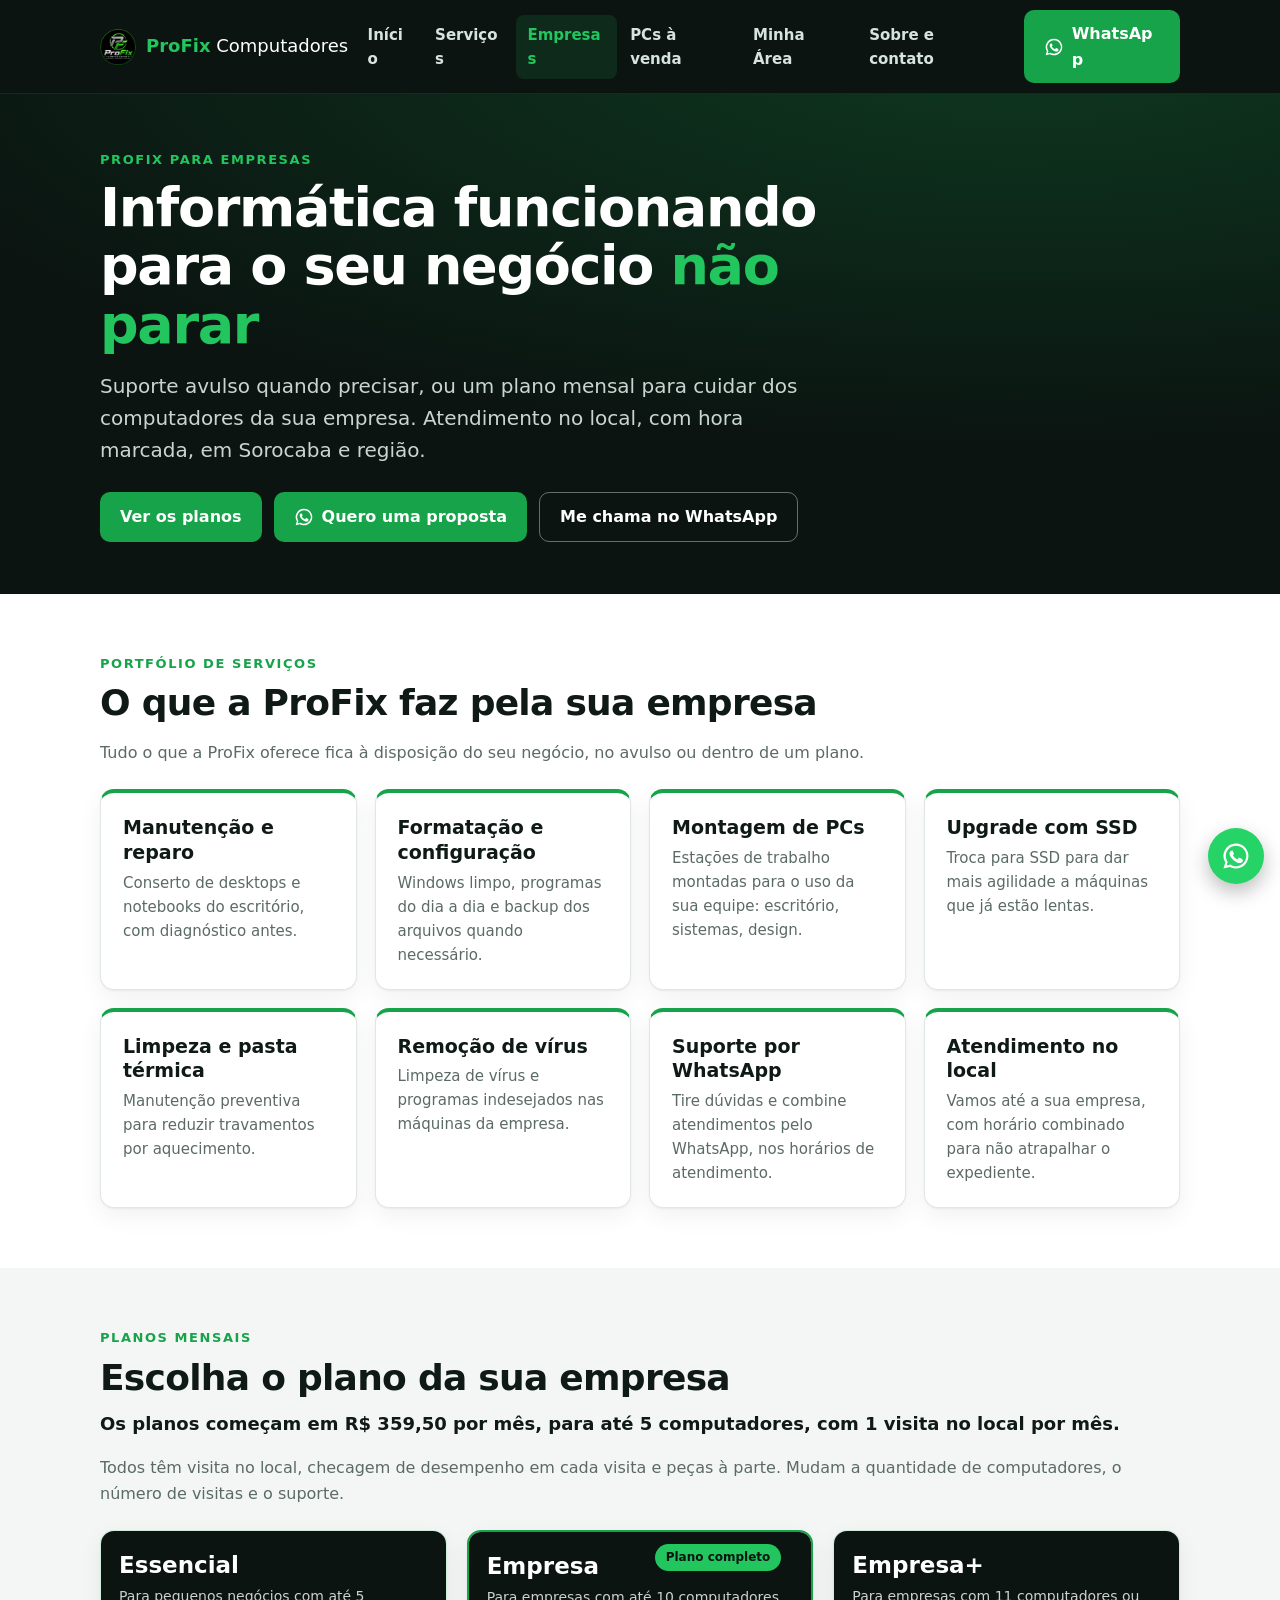
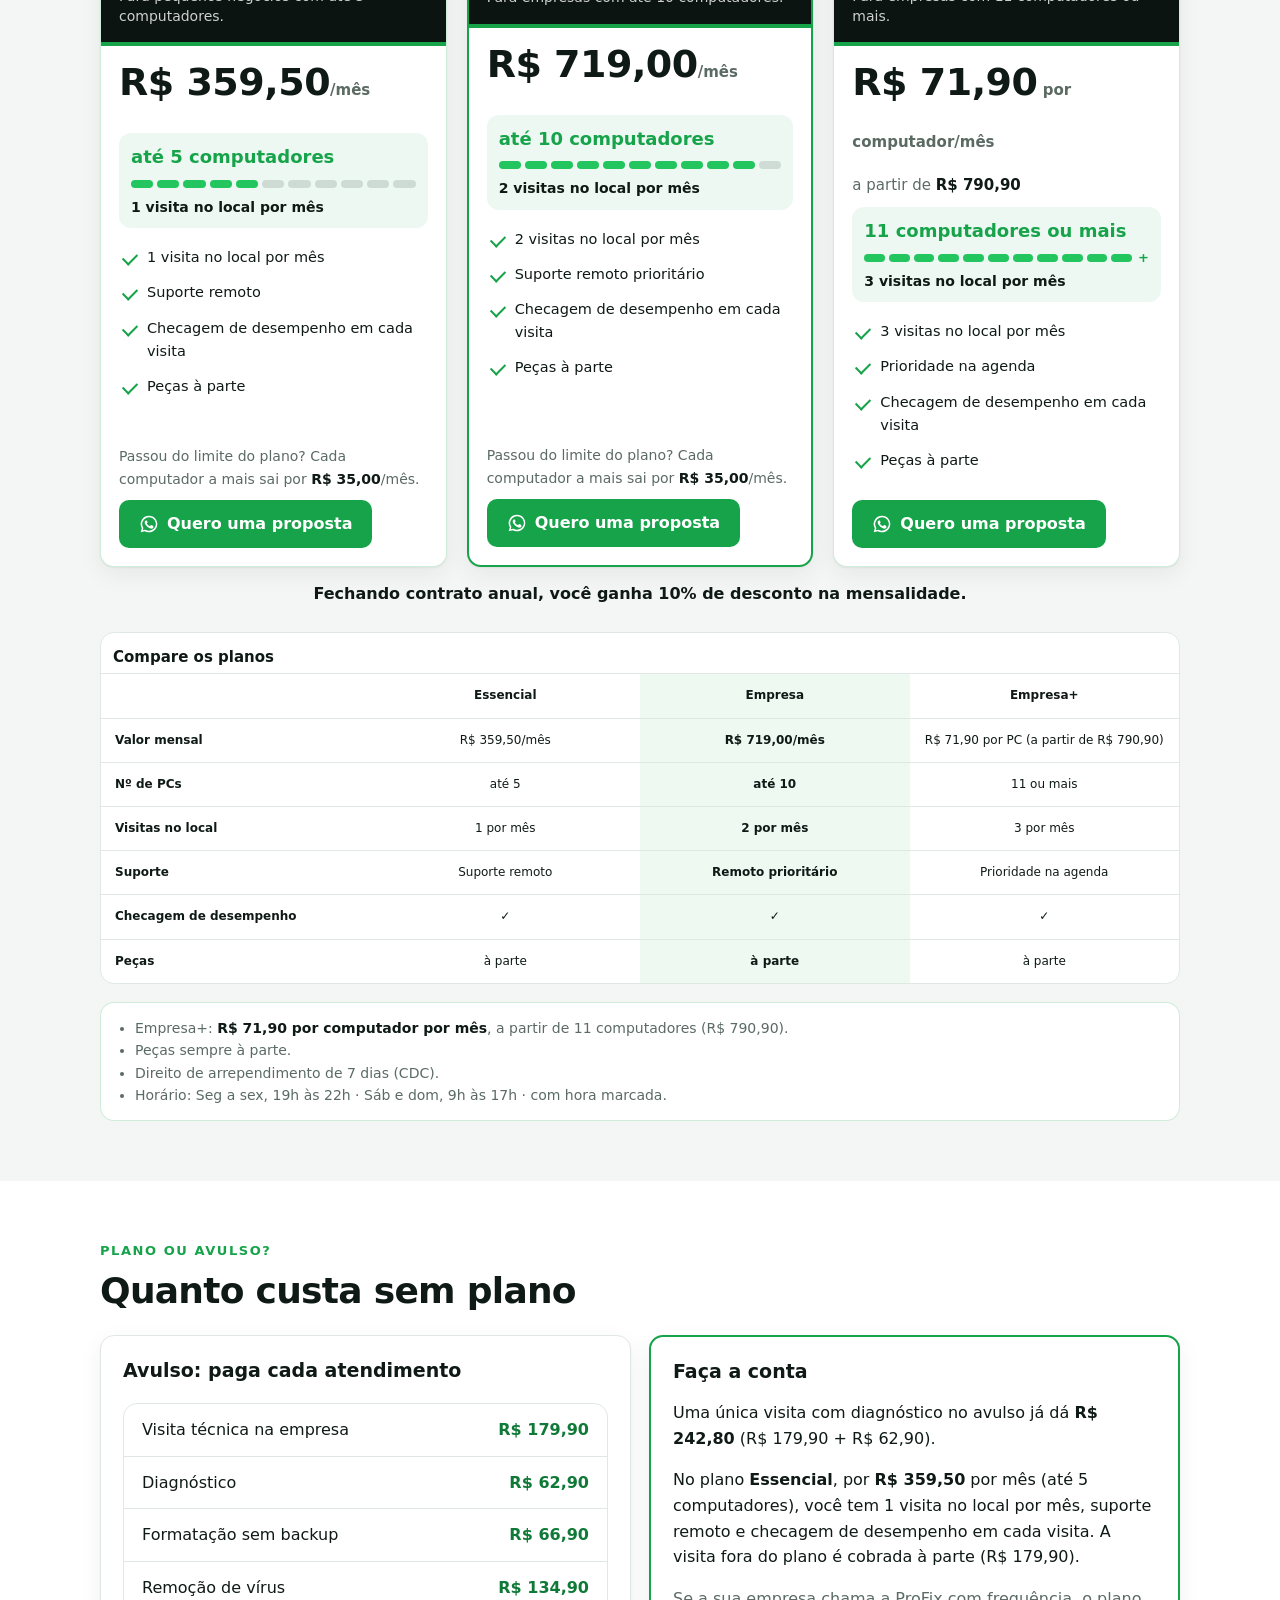
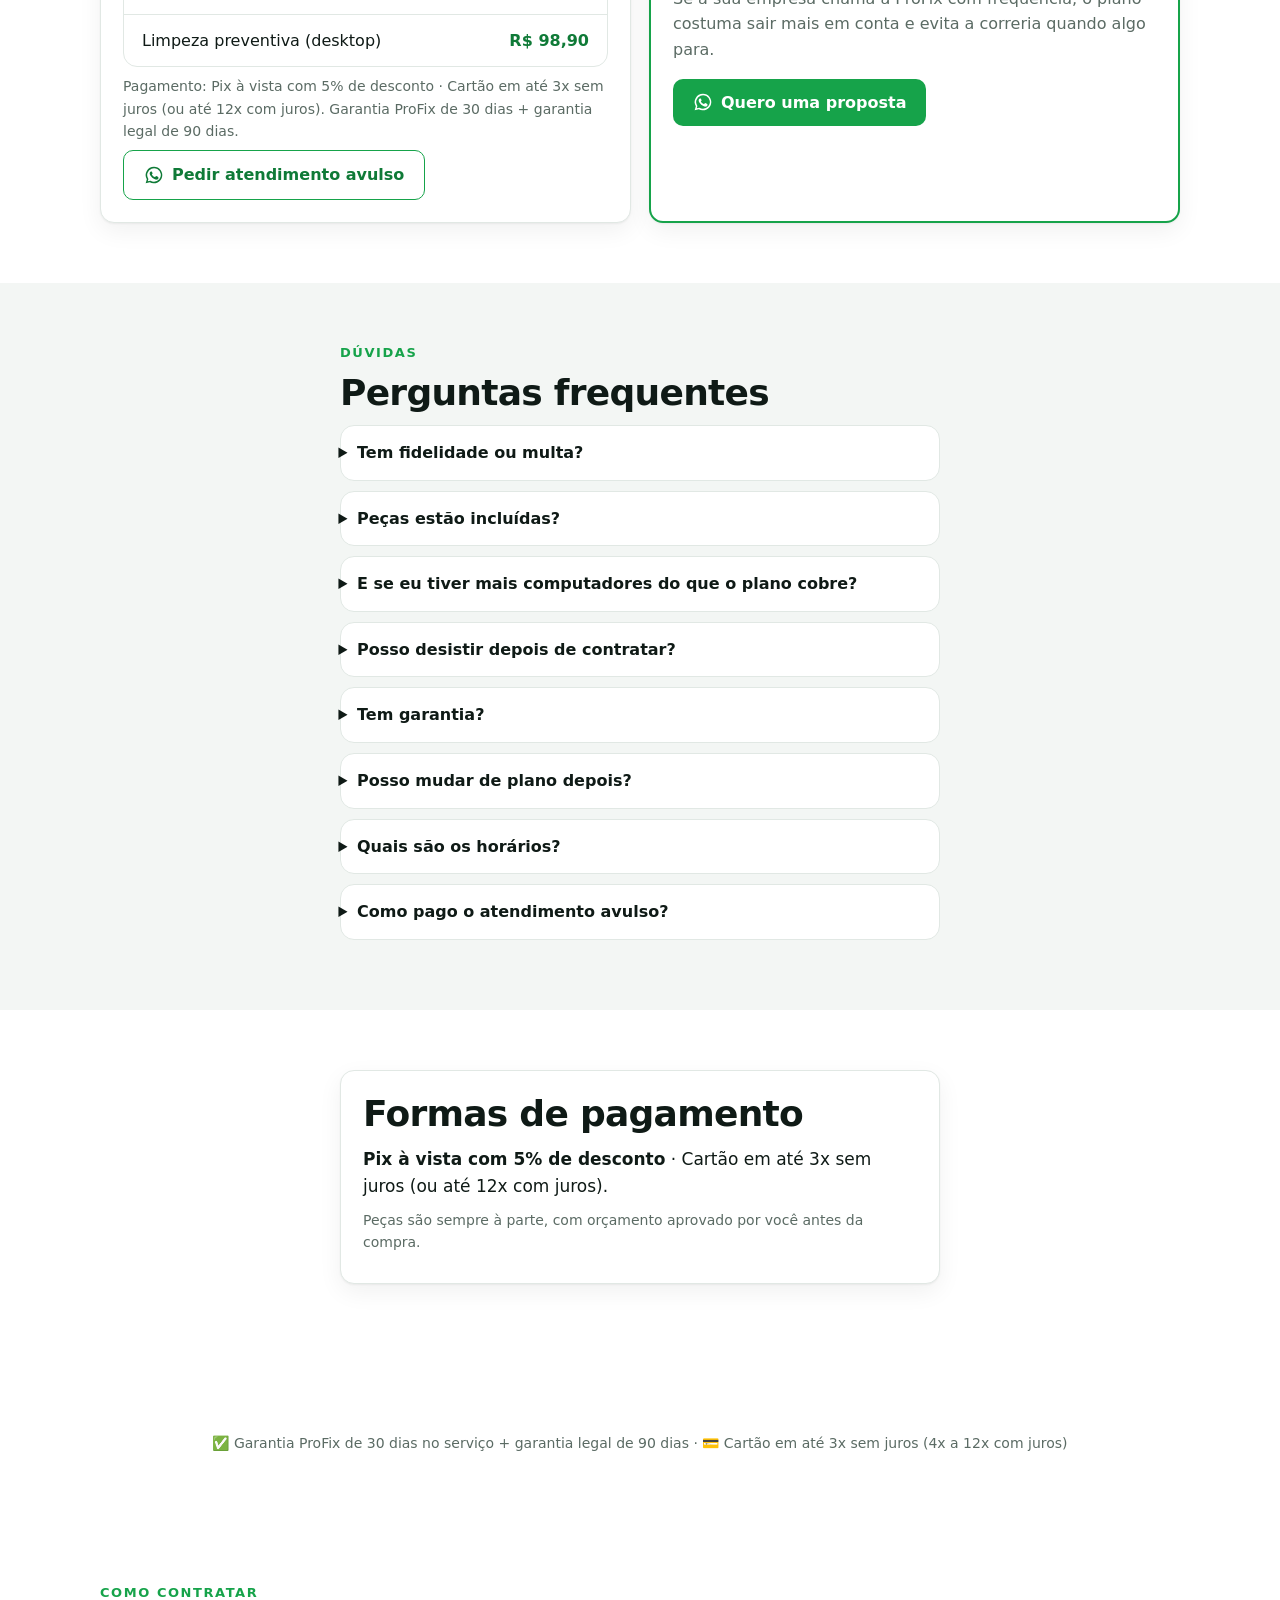
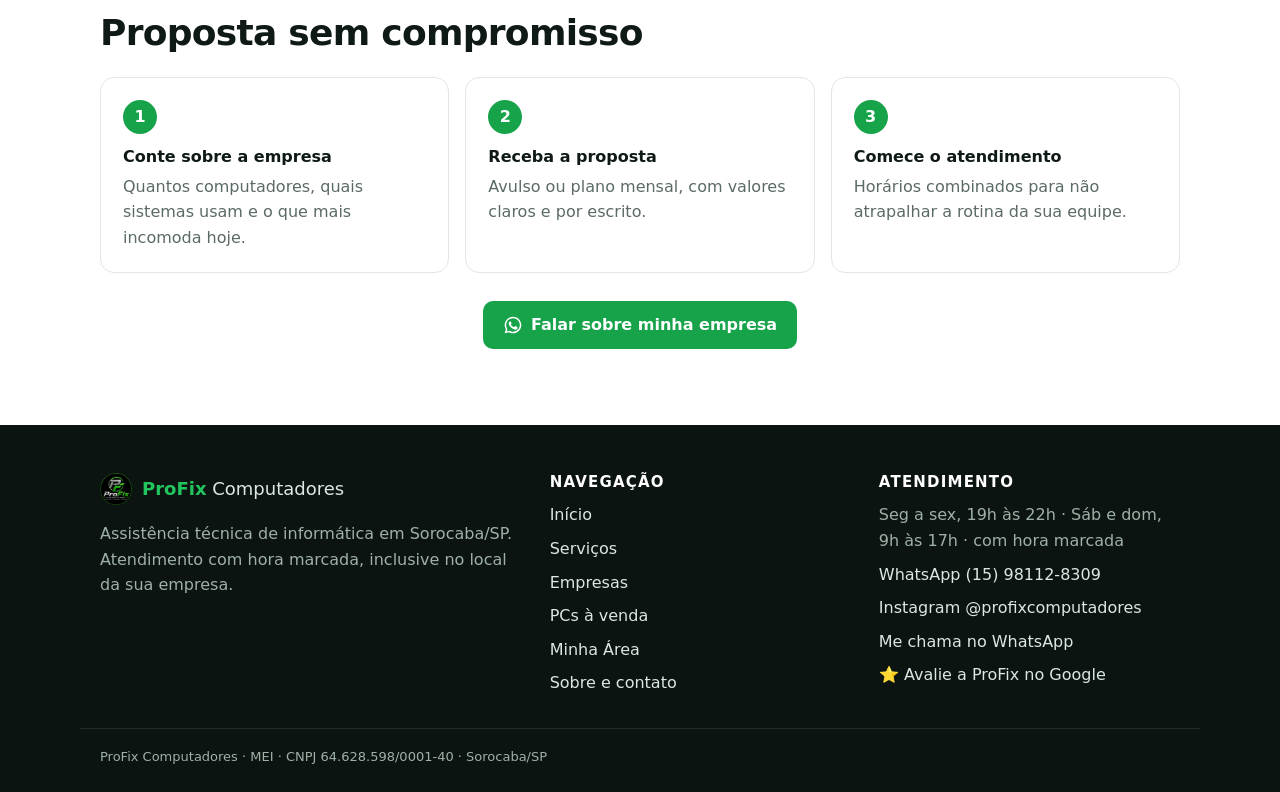
<file: empresas.html>
<!doctype html>
<html lang="pt-BR">
<head>
<meta charset="utf-8">
<meta name="viewport" content="width=device-width, initial-scale=1, viewport-fit=cover">
<meta name="theme-color" content="#0b1411">
<title>Suporte de TI para empresas em Sorocaba | ProFix Computadores</title>
<meta name="description" content="Suporte de informática para pequenas empresas em Sorocaba: atendimento avulso ou plano mensal a partir de R$ 359,50, visitas no local e atendimento com hora marcada.">
<link rel="canonical" href="https://profixcomputadores.github.io/empresas.html">
<meta property="og:type" content="website"><meta property="og:locale" content="pt_BR"><meta property="og:site_name" content="ProFix Computadores">
<meta property="og:title" content="Suporte de TI para empresas em Sorocaba | ProFix Computadores"><meta property="og:description" content="Suporte de informática para pequenas empresas em Sorocaba: atendimento avulso ou plano mensal a partir de R$ 359,50, visitas no local e atendimento com hora marcada.">
<meta property="og:url" content="https://profixcomputadores.github.io/empresas.html"><meta property="og:image" content="https://profixcomputadores.github.io/og.png">
<meta name="twitter:card" content="summary_large_image">
<link rel="icon" href="favicon.ico" sizes="any"><link rel="icon" type="image/png" href="favicon.png">
<link rel="apple-touch-icon" sizes="180x180" href="apple-touch-icon.png"><link rel="manifest" href="manifest.webmanifest">
<link rel="stylesheet" href="estilo.css?v=pro2"><link rel="stylesheet" href="planos.css?v=pl5"><link rel="stylesheet" href="m1.css?v=m1e">
<script type="application/ld+json">{"@context":"https://schema.org","@type":"ComputerStore","name":"ProFix Computadores","url":"https://profixcomputadores.github.io/","image":"https://profixcomputadores.github.io/og.png","logo":"https://profixcomputadores.github.io/icon-512.png","telephone":"+55-15-98112-8309","taxID":"64.628.598/0001-40","address":{"@type":"PostalAddress","addressLocality":"Sorocaba","addressRegion":"SP","addressCountry":"BR"},"areaServed":{"@type":"City","name":"Sorocaba"},"sameAs":["https://www.instagram.com/profixcomputadores/"],"openingHoursSpecification":[{"@type":"OpeningHoursSpecification","dayOfWeek":["Monday","Tuesday","Wednesday","Thursday","Friday"],"opens":"19:00","closes":"22:00"},{"@type":"OpeningHoursSpecification","dayOfWeek":["Saturday","Sunday"],"opens":"09:00","closes":"17:00"}],"paymentAccepted":"Pix, Cartão de crédito"}</script>
</head>
<body>
<a class="pular" href="#conteudo">Pular para o conteúdo</a>
<header class="topo">
 <div class="topo-in">
  <a class="marca" href="index.html"><img src="img/logo-96.webp" width="36" height="36" alt=""><span><b>ProFix</b> Computadores</span></a>
  <button class="menu-btn" id="menu-btn" aria-expanded="false" aria-controls="nav-topo" aria-label="Abrir menu"><span></span><span></span><span></span></button>
  <nav class="nav" id="nav-topo" aria-label="Menu principal"><ul><li><a href="index.html">Início</a></li><li><a href="servicos.html">Serviços</a></li><li><a href="empresas.html" aria-current="page">Empresas</a></li><li><a href="pcs.html">PCs à venda</a></li><li><a href="minha-area.html">Minha Área</a></li><li><a href="contato.html">Sobre e contato</a></li></ul>
   <a class="btn nav-cta" href="https://wa.me/5515981128309?text=Oi%2C%20Pedro%21%20Vim%20pelo%20site%20da%20ProFix%20e%20gostaria%20de%20atendimento." target="_blank" rel="noopener"><svg class="ic" viewBox="0 0 24 24" aria-hidden="true"><path fill="currentColor" d="M12 2a10 10 0 0 0-8.6 15.1L2 22l5-1.3A10 10 0 1 0 12 2Zm0 18.2c-1.5 0-3-.4-4.2-1.2l-.3-.2-3 .8.8-2.9-.2-.3A8.2 8.2 0 1 1 12 20.2Zm4.5-6.1c-.2-.1-1.5-.7-1.7-.8-.2-.1-.4-.1-.6.1l-.8 1c-.1.2-.3.2-.5.1a6.7 6.7 0 0 1-3.3-2.9c-.3-.4.3-.4.7-1.3.1-.2 0-.3 0-.4l-.8-1.8c-.2-.5-.4-.4-.6-.4h-.5a1 1 0 0 0-.7.3 3 3 0 0 0-.9 2.2 5.2 5.2 0 0 0 1.1 2.7 11.8 11.8 0 0 0 4.5 4c1.7.7 2.3.8 3.2.6.5-.1 1.5-.6 1.7-1.2.2-.6.2-1.1.2-1.2-.1-.1-.3-.2-.5-.3Z"/></svg> WhatsApp</a></nav>
 </div>
</header>
<main id="conteudo">
<section class="hero hero-emp"><div class="w"><p class="kicker">ProFix para empresas</p><h1>Informática funcionando para o seu negócio <em>não parar</em></h1><p class="lead">Suporte avulso quando precisar, ou um plano mensal para cuidar dos computadores da sua empresa. Atendimento no local, com hora marcada, em Sorocaba e região.</p><div class="acoes"><a class="btn" href="#planos">Ver os planos</a><a class="btn" href="https://wa.me/5515981128309?text=Oi%2C%20Pedro%21%20Vim%20pelo%20site%20da%20ProFix%20e%20quero%20uma%20proposta%20de%20suporte%20para%20minha%20empresa.%0AEmpresa%3A%20%0AQuantidade%20de%20computadores%3A%20%0AO%20que%20precisamos%3A%20" target="_blank" rel="noopener"><svg class="ic" viewBox="0 0 24 24" aria-hidden="true"><path fill="currentColor" d="M12 2a10 10 0 0 0-8.6 15.1L2 22l5-1.3A10 10 0 1 0 12 2Zm0 18.2c-1.5 0-3-.4-4.2-1.2l-.3-.2-3 .8.8-2.9-.2-.3A8.2 8.2 0 1 1 12 20.2Zm4.5-6.1c-.2-.1-1.5-.7-1.7-.8-.2-.1-.4-.1-.6.1l-.8 1c-.1.2-.3.2-.5.1a6.7 6.7 0 0 1-3.3-2.9c-.3-.4.3-.4.7-1.3.1-.2 0-.3 0-.4l-.8-1.8c-.2-.5-.4-.4-.6-.4h-.5a1 1 0 0 0-.7.3 3 3 0 0 0-.9 2.2 5.2 5.2 0 0 0 1.1 2.7 11.8 11.8 0 0 0 4.5 4c1.7.7 2.3.8 3.2.6.5-.1 1.5-.6 1.7-1.2.2-.6.2-1.1.2-1.2-.1-.1-.3-.2-.5-.3Z"/></svg> Quero uma proposta</a><a class="btn sec" href="https://wa.me/5515981128309?text=Oi%2C%20Pedro%21%20Vim%20pelo%20site%20da%20ProFix%20e%20queria%20combinar%20um%20hor%C3%A1rio.%20Pode%20me%20chamar%20quando%20puder%3F%20%F0%9F%99%82" target="_blank" rel="noopener">Me chama no WhatsApp</a></div></div></section><section class="bloco"><div class="w"><p class="kicker">Portfólio de serviços</p><h2>O que a ProFix faz pela sua empresa</h2><p class="muted">Tudo o que a ProFix oferece fica à disposição do seu negócio, no avulso ou dentro de um plano.</p><div class="grade g4"><article class="card cap"><h3>Manutenção e reparo</h3><p>Conserto de desktops e notebooks do escritório, com diagnóstico antes.</p></article><article class="card cap"><h3>Formatação e configuração</h3><p>Windows limpo, programas do dia a dia e backup dos arquivos quando necessário.</p></article><article class="card cap"><h3>Montagem de PCs</h3><p>Estações de trabalho montadas para o uso da sua equipe: escritório, sistemas, design.</p></article><article class="card cap"><h3>Upgrade com SSD</h3><p>Troca para SSD para dar mais agilidade a máquinas que já estão lentas.</p></article><article class="card cap"><h3>Limpeza e pasta térmica</h3><p>Manutenção preventiva para reduzir travamentos por aquecimento.</p></article><article class="card cap"><h3>Remoção de vírus</h3><p>Limpeza de vírus e programas indesejados nas máquinas da empresa.</p></article><article class="card cap"><h3>Suporte por WhatsApp</h3><p>Tire dúvidas e combine atendimentos pelo WhatsApp, nos horários de atendimento.</p></article><article class="card cap"><h3>Atendimento no local</h3><p>Vamos até a sua empresa, com horário combinado para não atrapalhar o expediente.</p></article></div></div></section><section class="bloco alt" id="planos"><div class="w"><p class="kicker">Planos mensais</p><h2>Escolha o plano da sua empresa</h2>
<p class="pl-abre">Os planos começam em R$ 359,50 por mês, para até 5 computadores, com 1 visita no local por mês.</p><p class="muted">Todos têm visita no local, checagem de desempenho em cada visita e peças à parte. Mudam a quantidade de computadores, o número de visitas e o suporte.</p>
<div class="grade g3 planos pl-grade" id="pl-grade"><article class="card plano pl-card" data-plano="essencial"><header class="pl-topo"><h3 class="pl-nome">Essencial</h3><p class="pl-para">Para pequenos negócios com até 5 computadores.</p></header><div class="preco grande pl-valor"><span class="pl-preco">R$ 359,50</span><small>/mês</small></div><div class="pl-maq"><b class="pl-qtd">até 5 computadores</b><div class="pl-cap" aria-hidden="true"><i class="on"></i><i class="on"></i><i class="on"></i><i class="on"></i><i class="on"></i><i class=""></i><i class=""></i><i class=""></i><i class=""></i><i class=""></i><i class=""></i></div><span class="pl-dif">1 visita no local por mês</span></div><ul class="lista pl-inc"><li>1 visita no local por mês</li><li>Suporte remoto</li><li>Checagem de desempenho em cada visita</li><li>Peças à parte</li></ul><p class="pl-extra">Passou do limite do plano? Cada computador a mais sai por <b class="pl-extra-v">R$ 35,00</b>/mês.</p><a class="btn pl-cta" href="https://wa.me/5515981128309?text=Oi%2C%20Pedro%21%20Vim%20pelo%20site%20e%20quero%20uma%20proposta%20do%20Plano%20Essencial.%0AEmpresa%3A%20%0AQuantidade%20de%20computadores%3A%20%0AO%20que%20mais%20incomoda%20hoje%3A%20" target="_blank" rel="noopener"><svg class="ic" viewBox="0 0 24 24" aria-hidden="true"><path fill="currentColor" d="M12 2a10 10 0 0 0-8.6 15.1L2 22l5-1.3A10 10 0 1 0 12 2Zm0 18.2c-1.5 0-3-.4-4.2-1.2l-.3-.2-3 .8.8-2.9-.2-.3A8.2 8.2 0 1 1 12 20.2Zm4.5-6.1c-.2-.1-1.5-.7-1.7-.8-.2-.1-.4-.1-.6.1l-.8 1c-.1.2-.3.2-.5.1a6.7 6.7 0 0 1-3.3-2.9c-.3-.4.3-.4.7-1.3.1-.2 0-.3 0-.4l-.8-1.8c-.2-.5-.4-.4-.6-.4h-.5a1 1 0 0 0-.7.3 3 3 0 0 0-.9 2.2 5.2 5.2 0 0 0 1.1 2.7 11.8 11.8 0 0 0 4.5 4c1.7.7 2.3.8 3.2.6.5-.1 1.5-.6 1.7-1.2.2-.6.2-1.1.2-1.2-.1-.1-.3-.2-.5-.3Z"/></svg> Quero uma proposta</a></article><article class="card plano pl-card pl-completo" data-plano="profissional"><span class="pl-selo">Plano completo</span><header class="pl-topo"><h3 class="pl-nome">Empresa</h3><p class="pl-para">Para empresas com até 10 computadores.</p></header><div class="preco grande pl-valor"><span class="pl-preco">R$ 719,00</span><small>/mês</small></div><div class="pl-maq"><b class="pl-qtd">até 10 computadores</b><div class="pl-cap" aria-hidden="true"><i class="on"></i><i class="on"></i><i class="on"></i><i class="on"></i><i class="on"></i><i class="on"></i><i class="on"></i><i class="on"></i><i class="on"></i><i class="on"></i><i class=""></i></div><span class="pl-dif">2 visitas no local por mês</span></div><ul class="lista pl-inc"><li>2 visitas no local por mês</li><li>Suporte remoto prioritário</li><li>Checagem de desempenho em cada visita</li><li>Peças à parte</li></ul><p class="pl-extra">Passou do limite do plano? Cada computador a mais sai por <b class="pl-extra-v">R$ 35,00</b>/mês.</p><a class="btn pl-cta" href="https://wa.me/5515981128309?text=Oi%2C%20Pedro%21%20Vim%20pelo%20site%20e%20quero%20uma%20proposta%20do%20Plano%20Empresa.%0AEmpresa%3A%20%0AQuantidade%20de%20computadores%3A%20%0AO%20que%20mais%20incomoda%20hoje%3A%20" target="_blank" rel="noopener"><svg class="ic" viewBox="0 0 24 24" aria-hidden="true"><path fill="currentColor" d="M12 2a10 10 0 0 0-8.6 15.1L2 22l5-1.3A10 10 0 1 0 12 2Zm0 18.2c-1.5 0-3-.4-4.2-1.2l-.3-.2-3 .8.8-2.9-.2-.3A8.2 8.2 0 1 1 12 20.2Zm4.5-6.1c-.2-.1-1.5-.7-1.7-.8-.2-.1-.4-.1-.6.1l-.8 1c-.1.2-.3.2-.5.1a6.7 6.7 0 0 1-3.3-2.9c-.3-.4.3-.4.7-1.3.1-.2 0-.3 0-.4l-.8-1.8c-.2-.5-.4-.4-.6-.4h-.5a1 1 0 0 0-.7.3 3 3 0 0 0-.9 2.2 5.2 5.2 0 0 0 1.1 2.7 11.8 11.8 0 0 0 4.5 4c1.7.7 2.3.8 3.2.6.5-.1 1.5-.6 1.7-1.2.2-.6.2-1.1.2-1.2-.1-.1-.3-.2-.5-.3Z"/></svg> Quero uma proposta</a></article><article class="card plano pl-card" data-plano="empresa"><header class="pl-topo"><h3 class="pl-nome">Empresa+</h3><p class="pl-para">Para empresas com 11 computadores ou mais.</p></header><div class="preco grande pl-valor"><span class="pl-preco">R$ 71,90</span><small> por computador/mês</small></div><p class="pl-apartir">a partir de <b class="pl-preco-min">R$ 790,90</b></p><div class="pl-maq"><b class="pl-qtd">11 computadores ou mais</b><div class="pl-cap" aria-hidden="true"><i class="on"></i><i class="on"></i><i class="on"></i><i class="on"></i><i class="on"></i><i class="on"></i><i class="on"></i><i class="on"></i><i class="on"></i><i class="on"></i><i class="on"></i><b class="pl-mais">+</b></div><span class="pl-dif">3 visitas no local por mês</span></div><ul class="lista pl-inc"><li>3 visitas no local por mês</li><li>Prioridade na agenda</li><li>Checagem de desempenho em cada visita</li><li>Peças à parte</li></ul><a class="btn pl-cta" href="https://wa.me/5515981128309?text=Oi%2C%20Pedro%21%20Vim%20pelo%20site%20e%20quero%20uma%20proposta%20do%20Plano%20Empresa%2B.%0AEmpresa%3A%20%0AQuantidade%20de%20computadores%3A%20%0AO%20que%20mais%20incomoda%20hoje%3A%20" target="_blank" rel="noopener"><svg class="ic" viewBox="0 0 24 24" aria-hidden="true"><path fill="currentColor" d="M12 2a10 10 0 0 0-8.6 15.1L2 22l5-1.3A10 10 0 1 0 12 2Zm0 18.2c-1.5 0-3-.4-4.2-1.2l-.3-.2-3 .8.8-2.9-.2-.3A8.2 8.2 0 1 1 12 20.2Zm4.5-6.1c-.2-.1-1.5-.7-1.7-.8-.2-.1-.4-.1-.6.1l-.8 1c-.1.2-.3.2-.5.1a6.7 6.7 0 0 1-3.3-2.9c-.3-.4.3-.4.7-1.3.1-.2 0-.3 0-.4l-.8-1.8c-.2-.5-.4-.4-.6-.4h-.5a1 1 0 0 0-.7.3 3 3 0 0 0-.9 2.2 5.2 5.2 0 0 0 1.1 2.7 11.8 11.8 0 0 0 4.5 4c1.7.7 2.3.8 3.2.6.5-.1 1.5-.6 1.7-1.2.2-.6.2-1.1.2-1.2-.1-.1-.3-.2-.5-.3Z"/></svg> Quero uma proposta</a></article></div><p class="pl-anual">Fechando contrato anual, você ganha <b class="pl-anual-v">10%</b> de desconto na mensalidade.</p><div class="pl-tab-w"><table class="pl-tab"><caption>Compare os planos</caption><thead><tr><th scope="col"></th><th scope="col">Essencial</th><th scope="col" class="on">Empresa</th><th scope="col">Empresa+</th></tr></thead><tbody><tr><th scope="row">Valor mensal</th><td data-k="preco" data-p="essencial">R$ 359,50/mês</td><td data-k="preco" data-p="profissional" class="on">R$ 719,00/mês</td><td data-k="preco" data-p="empresa">R$ 71,90 por PC (a partir de R$ 790,90)</td></tr><tr><th scope="row">Nº de PCs</th><td data-k="maq" data-p="essencial">até 5</td><td data-k="maq" data-p="profissional" class="on">até 10</td><td data-k="maq" data-p="empresa">11 ou mais</td></tr><tr><th scope="row">Visitas no local</th><td data-k="vis" data-p="essencial">1 por mês</td><td data-k="vis" data-p="profissional" class="on">2 por mês</td><td data-k="vis" data-p="empresa">3 por mês</td></tr><tr><th scope="row">Suporte</th><td data-k="pri" data-p="essencial">Suporte remoto</td><td data-k="pri" data-p="profissional" class="on">Remoto prioritário</td><td data-k="pri" data-p="empresa">Prioridade na agenda</td></tr><tr><th scope="row">Checagem de desempenho</th><td data-k="" data-p="essencial">✓</td><td data-k="" data-p="profissional" class="on">✓</td><td data-k="" data-p="empresa">✓</td></tr><tr><th scope="row">Peças</th><td data-k="" data-p="essencial">à parte</td><td data-k="" data-p="profissional" class="on">à parte</td><td data-k="" data-p="empresa">à parte</td></tr></tbody></table></div><ul class="pl-rodape"><li>Empresa+: <b>R$ 71,90 por computador por mês</b>, a partir de 11 computadores (R$ 790,90).</li><li>Peças sempre à parte.</li><li>Direito de arrependimento de 7 dias (CDC).</li><li>Horário: Seg a sex, 19h às 22h · Sáb e dom, 9h às 17h · com hora marcada.</li></ul></div></section>
<section class="bloco" id="avulso"><div class="w"><p class="kicker">Plano ou avulso?</p><h2>Quanto custa sem plano</h2><div class="grade g2">
<article class="card"><h3>Avulso: paga cada atendimento</h3><ul class="tabela-precos"><li><span>Visita técnica na empresa</span><b>R$ 179,90</b></li><li><span>Diagnóstico</span><b>R$ 62,90</b></li><li><span>Formatação sem backup</span><b>R$ 66,90</b></li><li><span>Remoção de vírus</span><b>R$ 134,90</b></li><li><span>Limpeza preventiva (desktop)</span><b>R$ 98,90</b></li></ul>
<p class="obs">Pagamento: <span class="pix-pct" data-pix-pct>Pix à vista</span> · Cartão em até 3x sem juros (ou até 12x com juros). Garantia ProFix de 30 dias + garantia legal de 90 dias.</p><a class="btn sec" href="https://wa.me/5515981128309?text=Oi%2C%20Pedro%21%20Vim%20pelo%20site%20e%20preciso%20de%20um%20atendimento%20avulso%20para%20minha%20empresa." target="_blank" rel="noopener"><svg class="ic" viewBox="0 0 24 24" aria-hidden="true"><path fill="currentColor" d="M12 2a10 10 0 0 0-8.6 15.1L2 22l5-1.3A10 10 0 1 0 12 2Zm0 18.2c-1.5 0-3-.4-4.2-1.2l-.3-.2-3 .8.8-2.9-.2-.3A8.2 8.2 0 1 1 12 20.2Zm4.5-6.1c-.2-.1-1.5-.7-1.7-.8-.2-.1-.4-.1-.6.1l-.8 1c-.1.2-.3.2-.5.1a6.7 6.7 0 0 1-3.3-2.9c-.3-.4.3-.4.7-1.3.1-.2 0-.3 0-.4l-.8-1.8c-.2-.5-.4-.4-.6-.4h-.5a1 1 0 0 0-.7.3 3 3 0 0 0-.9 2.2 5.2 5.2 0 0 0 1.1 2.7 11.8 11.8 0 0 0 4.5 4c1.7.7 2.3.8 3.2.6.5-.1 1.5-.6 1.7-1.2.2-.6.2-1.1.2-1.2-.1-.1-.3-.2-.5-.3Z"/></svg> Pedir atendimento avulso</a></article>
<article class="card destaque pl-conta"><h3>Faça a conta</h3><p>Uma única visita com diagnóstico no avulso já dá <b>R$ 242,80</b> (R$ 179,90 + R$ 62,90).</p><p>No plano <b>Essencial</b>, por <b class="pl-preco-ess">R$ 359,50</b> por mês (até 5 computadores), você tem 1 visita no local por mês, suporte remoto e checagem de desempenho em cada visita. A visita fora do plano é cobrada à parte (R$ 179,90).</p>
<p class="muted">Se a sua empresa chama a ProFix com frequência, o plano costuma sair mais em conta e evita a correria quando algo para.</p>
<a class="btn" href="https://wa.me/5515981128309?text=Oi%2C%20Pedro%21%20Vim%20pelo%20site%20e%20quero%20comparar%20plano%20mensal%20x%20avulso%20para%20minha%20empresa.%0AEmpresa%3A%20%0AQuantidade%20de%20computadores%3A%20" target="_blank" rel="noopener"><svg class="ic" viewBox="0 0 24 24" aria-hidden="true"><path fill="currentColor" d="M12 2a10 10 0 0 0-8.6 15.1L2 22l5-1.3A10 10 0 1 0 12 2Zm0 18.2c-1.5 0-3-.4-4.2-1.2l-.3-.2-3 .8.8-2.9-.2-.3A8.2 8.2 0 1 1 12 20.2Zm4.5-6.1c-.2-.1-1.5-.7-1.7-.8-.2-.1-.4-.1-.6.1l-.8 1c-.1.2-.3.2-.5.1a6.7 6.7 0 0 1-3.3-2.9c-.3-.4.3-.4.7-1.3.1-.2 0-.3 0-.4l-.8-1.8c-.2-.5-.4-.4-.6-.4h-.5a1 1 0 0 0-.7.3 3 3 0 0 0-.9 2.2 5.2 5.2 0 0 0 1.1 2.7 11.8 11.8 0 0 0 4.5 4c1.7.7 2.3.8 3.2.6.5-.1 1.5-.6 1.7-1.2.2-.6.2-1.1.2-1.2-.1-.1-.3-.2-.5-.3Z"/></svg> Quero uma proposta</a></article></div></div></section>
<section class="bloco alt" id="faq-planos"><div class="w estreito"><p class="kicker">Dúvidas</p><h2>Perguntas frequentes</h2><div class="pl-faq"><details><summary>Tem fidelidade ou multa?</summary><p>As condições (prazo e cancelamento) são combinadas por escrito na proposta, antes de você assinar qualquer coisa.</p></details><details><summary>Peças estão incluídas?</summary><p>Não. Peças e equipamentos são sempre à parte, com orçamento aprovado por você antes da compra.</p></details><details><summary>E se eu tiver mais computadores do que o plano cobre?</summary><p>Até 5 computadores, o Essencial; até 10, o Empresa. Passou do limite do plano? Cada computador a mais sai por R$ 35,00/mês. Com 11 computadores ou mais, o Empresa+ custa R$ 71,90 por computador por mês (a partir de R$ 790,90).</p></details><details><summary>Posso desistir depois de contratar?</summary><p>Sim. Você tem 7 dias de direito de arrependimento, conforme o Código de Defesa do Consumidor.</p></details><details><summary>Tem garantia?</summary><p>Os serviços têm garantia ProFix de 30 dias, além da garantia legal de 90 dias.</p></details><details><summary>Posso mudar de plano depois?</summary><p>Pode. Se a empresa crescer ou a rotina mudar, ajustamos o plano no mês seguinte.</p></details><details><summary>Quais são os horários?</summary><p>Seg a sex, 19h às 22h · Sáb e dom, 9h às 17h · com hora marcada. Visitas no local são combinadas com você.</p></details><details><summary>Como pago o atendimento avulso?</summary><p><span class="pix-pct" data-pix-pct>Pix à vista</span> · Cartão em até 3x sem juros (ou até 12x com juros). As formas de pagamento do plano mensal vêm na proposta.</p></details></div></div></section>
<section class="bloco" id="pagamento"><div class="w estreito"><div class="card pag"><h2>Formas de pagamento</h2><ul class="pag-lista"></ul><p class="pag-linha"><b><span class="pix-pct" data-pix-pct>Pix à vista</span></b> · Cartão em até 3x sem juros (ou até 12x com juros).</p><p class="obs">Peças são sempre à parte, com orçamento aprovado por você antes da compra.</p></div></div></section><section class="bloco"><div class="w"><p class="obs centro">✅ Garantia ProFix de 30 dias no serviço + garantia legal de 90 dias · 💳 Cartão em até 3x sem juros (4x a 12x com juros)</p></div></section><section class="bloco"><div class="w"><p class="kicker">Como contratar</p><h2>Proposta sem compromisso</h2><ol class="passos">
<li><b>Conte sobre a empresa</b><span>Quantos computadores, quais sistemas usam e o que mais incomoda hoje.</span></li>
<li><b>Receba a proposta</b><span>Avulso ou plano mensal, com valores claros e por escrito.</span></li>
<li><b>Comece o atendimento</b><span>Horários combinados para não atrapalhar a rotina da sua equipe.</span></li></ol>
<p class="centro"><a class="btn" href="https://wa.me/5515981128309?text=Oi%2C%20Pedro%21%20Vim%20pelo%20site%20da%20ProFix%20e%20quero%20conversar%20sobre%20suporte%20para%20minha%20empresa." target="_blank" rel="noopener"><svg class="ic" viewBox="0 0 24 24" aria-hidden="true"><path fill="currentColor" d="M12 2a10 10 0 0 0-8.6 15.1L2 22l5-1.3A10 10 0 1 0 12 2Zm0 18.2c-1.5 0-3-.4-4.2-1.2l-.3-.2-3 .8.8-2.9-.2-.3A8.2 8.2 0 1 1 12 20.2Zm4.5-6.1c-.2-.1-1.5-.7-1.7-.8-.2-.1-.4-.1-.6.1l-.8 1c-.1.2-.3.2-.5.1a6.7 6.7 0 0 1-3.3-2.9c-.3-.4.3-.4.7-1.3.1-.2 0-.3 0-.4l-.8-1.8c-.2-.5-.4-.4-.6-.4h-.5a1 1 0 0 0-.7.3 3 3 0 0 0-.9 2.2 5.2 5.2 0 0 0 1.1 2.7 11.8 11.8 0 0 0 4.5 4c1.7.7 2.3.8 3.2.6.5-.1 1.5-.6 1.7-1.2.2-.6.2-1.1.2-1.2-.1-.1-.3-.2-.5-.3Z"/></svg> Falar sobre minha empresa</a></p></div></section>
</main>
<footer class="rodape">
 <div class="rod-in">
  <div><a class="marca" href="index.html"><img src="img/logo-96.webp" width="32" height="32" alt="" loading="lazy" decoding="async"><span><b>ProFix</b> Computadores</span></a>
   <p class="muted">Assistência técnica de informática em Sorocaba/SP. Atendimento com hora marcada, inclusive no local da sua empresa.</p></div>
  <div><h3>Navegação</h3><ul><li><a href="index.html">Início</a></li><li><a href="servicos.html">Serviços</a></li><li><a href="empresas.html">Empresas</a></li><li><a href="pcs.html">PCs à venda</a></li><li><a href="minha-area.html">Minha Área</a></li><li><a href="contato.html">Sobre e contato</a></li></ul></div>
  <div><h3>Atendimento</h3><ul class="muted"><li>Seg a sex, 19h às 22h · Sáb e dom, 9h às 17h · com hora marcada</li>
   <li><a href="https://wa.me/5515981128309?text=Oi%2C%20Pedro%21%20Vim%20pelo%20site%20da%20ProFix." target="_blank" rel="noopener">WhatsApp (15) 98112-8309</a></li>
   <li><a href="https://www.instagram.com/profixcomputadores/" target="_blank" rel="noopener">Instagram @profixcomputadores</a></li>
   <li><a href="https://wa.me/5515981128309?text=Oi%2C%20Pedro%21%20Vim%20pelo%20site%20da%20ProFix%20e%20queria%20combinar%20um%20hor%C3%A1rio.%20Pode%20me%20chamar%20quando%20puder%3F%20%F0%9F%99%82" target="_blank" rel="noopener">Me chama no WhatsApp</a></li>
   <li><a href="https://g.page/r/CZQuYc9gn5lJECE/review" target="_blank" rel="noopener">⭐ Avalie a ProFix no Google</a></li></ul></div>
 </div>
 <p class="legal">ProFix Computadores · MEI · CNPJ 64.628.598/0001-40 · Sorocaba/SP</p>
</footer>
<a class="wa-flut" id="wa-flutuante" href="https://wa.me/5515981128309?text=Oi%2C%20Pedro%21%20Vim%20pelo%20site%20da%20ProFix%20e%20gostaria%20de%20atendimento." target="_blank" rel="noopener" aria-label="Falar no WhatsApp"><svg class="ic" viewBox="0 0 24 24" aria-hidden="true"><path fill="currentColor" d="M12 2a10 10 0 0 0-8.6 15.1L2 22l5-1.3A10 10 0 1 0 12 2Zm0 18.2c-1.5 0-3-.4-4.2-1.2l-.3-.2-3 .8.8-2.9-.2-.3A8.2 8.2 0 1 1 12 20.2Zm4.5-6.1c-.2-.1-1.5-.7-1.7-.8-.2-.1-.4-.1-.6.1l-.8 1c-.1.2-.3.2-.5.1a6.7 6.7 0 0 1-3.3-2.9c-.3-.4.3-.4.7-1.3.1-.2 0-.3 0-.4l-.8-1.8c-.2-.5-.4-.4-.6-.4h-.5a1 1 0 0 0-.7.3 3 3 0 0 0-.9 2.2 5.2 5.2 0 0 0 1.1 2.7 11.8 11.8 0 0 0 4.5 4c1.7.7 2.3.8 3.2.6.5-.1 1.5-.6 1.7-1.2.2-.6.2-1.1.2-1.2-.1-.1-.3-.2-.5-.3Z"/></svg></a>
<script src="config.js?v=pro2"></script>
<script src="site.js?v=pro2"></script><script src="pix.js?v=px1"></script>
<script src="planos.js?v=pl3"></script>
</body>
</html>
</file>
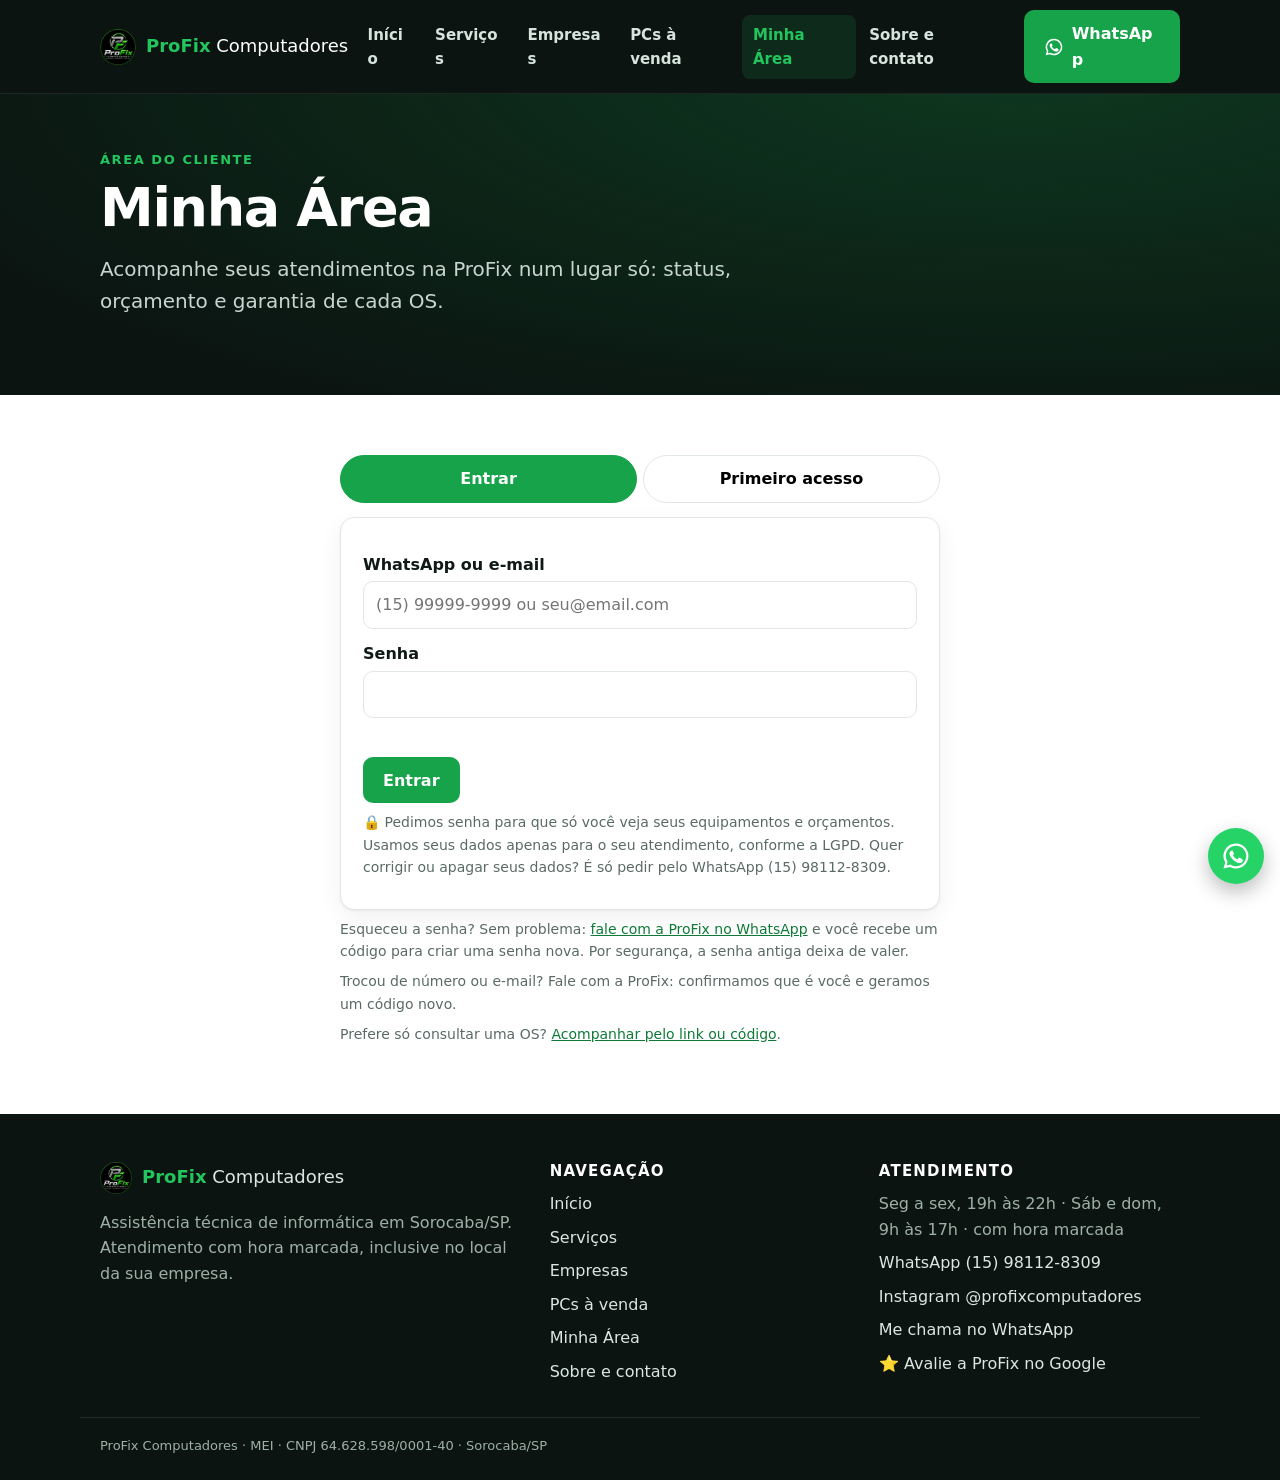
<file: minha-area.html>
<!doctype html>
<html lang="pt-BR">
<head>
<meta charset="utf-8">
<meta name="viewport" content="width=device-width, initial-scale=1, viewport-fit=cover">
<meta name="theme-color" content="#0b1411">
<title>Minha Área | ProFix Computadores</title>
<meta name="description" content="Área do cliente ProFix: entre com seu WhatsApp ou e-mail e senha para acompanhar todas as suas ordens de serviço.">
<link rel="canonical" href="https://profixcomputadores.github.io/minha-area.html">
<meta property="og:type" content="website"><meta property="og:locale" content="pt_BR"><meta property="og:site_name" content="ProFix Computadores">
<meta property="og:title" content="Minha Área | ProFix Computadores"><meta property="og:description" content="Área do cliente ProFix: entre com seu WhatsApp ou e-mail e senha para acompanhar todas as suas ordens de serviço.">
<meta property="og:url" content="https://profixcomputadores.github.io/minha-area.html"><meta property="og:image" content="https://profixcomputadores.github.io/og.png">
<meta name="twitter:card" content="summary_large_image">
<link rel="icon" href="favicon.ico" sizes="any"><link rel="icon" type="image/png" href="favicon.png">
<link rel="apple-touch-icon" sizes="180x180" href="apple-touch-icon.png"><link rel="manifest" href="manifest.webmanifest">
<link rel="stylesheet" href="estilo.css?v=pro2"><link rel="stylesheet" href="planos.css?v=pl5">
<script type="application/ld+json">{"@context":"https://schema.org","@type":"ComputerStore","name":"ProFix Computadores","url":"https://profixcomputadores.github.io/","image":"https://profixcomputadores.github.io/og.png","logo":"https://profixcomputadores.github.io/icon-512.png","telephone":"+55-15-98112-8309","taxID":"64.628.598/0001-40","address":{"@type":"PostalAddress","addressLocality":"Sorocaba","addressRegion":"SP","addressCountry":"BR"},"areaServed":{"@type":"City","name":"Sorocaba"},"sameAs":["https://www.instagram.com/profixcomputadores/"],"openingHoursSpecification":[{"@type":"OpeningHoursSpecification","dayOfWeek":["Monday","Tuesday","Wednesday","Thursday","Friday"],"opens":"19:00","closes":"22:00"},{"@type":"OpeningHoursSpecification","dayOfWeek":["Saturday","Sunday"],"opens":"09:00","closes":"17:00"}],"paymentAccepted":"Pix, Cartão de crédito"}</script>
</head>
<body>
<a class="pular" href="#conteudo">Pular para o conteúdo</a>
<header class="topo">
 <div class="topo-in">
  <a class="marca" href="index.html"><img src="img/logo-96.webp" width="36" height="36" alt=""><span><b>ProFix</b> Computadores</span></a>
  <button class="menu-btn" id="menu-btn" aria-expanded="false" aria-controls="nav-topo" aria-label="Abrir menu"><span></span><span></span><span></span></button>
  <nav class="nav" id="nav-topo" aria-label="Menu principal"><ul><li><a href="index.html">Início</a></li><li><a href="servicos.html">Serviços</a></li><li><a href="empresas.html">Empresas</a></li><li><a href="pcs.html">PCs à venda</a></li><li><a href="minha-area.html" aria-current="page">Minha Área</a></li><li><a href="contato.html">Sobre e contato</a></li></ul>
   <a class="btn nav-cta" href="https://wa.me/5515981128309?text=Oi%2C%20Pedro%21%20Vim%20pelo%20site%20da%20ProFix%20e%20gostaria%20de%20atendimento." target="_blank" rel="noopener"><svg class="ic" viewBox="0 0 24 24" aria-hidden="true"><path fill="currentColor" d="M12 2a10 10 0 0 0-8.6 15.1L2 22l5-1.3A10 10 0 1 0 12 2Zm0 18.2c-1.5 0-3-.4-4.2-1.2l-.3-.2-3 .8.8-2.9-.2-.3A8.2 8.2 0 1 1 12 20.2Zm4.5-6.1c-.2-.1-1.5-.7-1.7-.8-.2-.1-.4-.1-.6.1l-.8 1c-.1.2-.3.2-.5.1a6.7 6.7 0 0 1-3.3-2.9c-.3-.4.3-.4.7-1.3.1-.2 0-.3 0-.4l-.8-1.8c-.2-.5-.4-.4-.6-.4h-.5a1 1 0 0 0-.7.3 3 3 0 0 0-.9 2.2 5.2 5.2 0 0 0 1.1 2.7 11.8 11.8 0 0 0 4.5 4c1.7.7 2.3.8 3.2.6.5-.1 1.5-.6 1.7-1.2.2-.6.2-1.1.2-1.2-.1-.1-.3-.2-.5-.3Z"/></svg> WhatsApp</a></nav>
 </div>
</header>
<main id="conteudo">
<section class="hero hero-int"><div class="w"><p class="kicker">Área do cliente</p><h1>Minha Área</h1><p class="lead">Acompanhe seus atendimentos na ProFix num lugar só: status, orçamento e garantia de cada OS.</p></div></section><section class="bloco"><div class="w estreito">
<div id="ma-login"><div class="ma-abas" role="tablist"><button type="button" role="tab" id="ma-aba-entrar" aria-controls="ma-p-entrar">Entrar</button><button type="button" role="tab" id="ma-aba-primeiro" aria-controls="ma-p-primeiro">Primeiro acesso</button></div>
<div id="ma-p-entrar" role="tabpanel"><form class="card ma-form" id="ma-f-entrar" novalidate>
<label for="ma-login-in">WhatsApp ou e-mail</label><input id="ma-login-in" autocomplete="username" inputmode="email" placeholder="(15) 99999-9999 ou seu@email.com" maxlength="120">
<label for="ma-senha">Senha</label><input id="ma-senha" type="password" autocomplete="current-password" maxlength="128">
<p class="erro" id="ma-erro-entrar" role="alert"></p><button class="btn" type="submit">Entrar</button>
<p class="obs">🔒 Pedimos senha para que só você veja seus equipamentos e orçamentos. Usamos seus dados apenas para o seu atendimento, conforme a LGPD. Quer corrigir ou apagar seus dados? É só pedir pelo WhatsApp (15) 98112-8309.</p></form>
<p class="obs">Esqueceu a senha? Sem problema: <a href="https://wa.me/5515981128309?text=Oi%2C%20Pedro%21%20Esqueci%20a%20senha%20da%20Minha%20%C3%81rea%20da%20ProFix.%20Pode%20me%20mandar%20um%20c%C3%B3digo%20para%20criar%20uma%20nova%3F" target="_blank" rel="noopener">fale com a ProFix no WhatsApp</a> e você recebe um código para criar uma senha nova. Por segurança, a senha antiga deixa de valer.</p>
<p class="obs">Trocou de número ou e-mail? Fale com a ProFix: confirmamos que é você e geramos um código novo.</p></div>
<div id="ma-p-primeiro" role="tabpanel" hidden><form class="card ma-form" id="ma-f-primeiro" novalidate>
<p class="muted">Para criar seu acesso, use o link de acompanhamento de uma OS que a ProFix mandou no seu WhatsApp, ou o código de acesso que o Pedro te passou. Isso garante que só o dono do equipamento crie a conta.</p>
<label for="ma-c-prova">Link da OS ou código de acesso</label><input id="ma-c-prova" autocomplete="off" placeholder="Cole o link ou digite o código (ex.: ABCD-2345)" maxlength="400" aria-describedby="ma-dica-cod"><p class="obs" id="ma-dica-cod">O código vale por 72 horas e só pode ser usado uma vez.</p>
<label for="ma-c-login">Seu WhatsApp ou e-mail (o mesmo que você passou para a ProFix)</label><input id="ma-c-login" autocomplete="username" inputmode="email" maxlength="120">
<label for="ma-c-senha">Crie uma senha</label><input id="ma-c-senha" type="password" autocomplete="new-password" maxlength="128" aria-describedby="ma-dica">
<p class="obs" id="ma-dica">De 8 a 128 caracteres, com letras e números. Evite usar a mesma senha de outros sites.</p>
<label for="ma-c-senha2">Repita a senha</label><input id="ma-c-senha2" type="password" autocomplete="new-password" maxlength="128">
<p class="erro" id="ma-erro-primeiro" role="alert"></p><button class="btn" type="submit">Criar meu acesso</button></form>
<p class="obs"><a href="https://wa.me/5515981128309?text=Oi%2C%20Pedro%21%20Quero%20acessar%20a%20Minha%20%C3%81rea%20da%20ProFix%2C%20mas%20n%C3%A3o%20tenho%20o%20link%20nem%20o%20c%C3%B3digo." target="_blank" rel="noopener">Não tenho link nem código: falar com a ProFix</a></p></div>
<p class="obs">Prefere só consultar uma OS? <a href="acompanhar.html">Acompanhar pelo link ou código</a>.</p></div>
<div id="ma-area" hidden><div class="ma-topo"><div><h2 id="ma-ola">Olá!</h2><p class="muted" id="ma-login-mask"></p></div><div class="acoes"><button class="btn sec peq" type="button" id="ma-atualizar">Atualizar</button><button class="btn sec peq" type="button" id="ma-sair">Sair</button></div></div>
<div id="ma-lista" aria-live="polite"></div>
<details class="card"><summary><b>Trocar minha senha</b></summary><form class="ma-form" id="ma-f-troca" novalidate><label for="ma-t-atual">Senha atual</label><input id="ma-t-atual" type="password" autocomplete="current-password" maxlength="128">
<label for="ma-t-nova">Senha nova</label><input id="ma-t-nova" type="password" autocomplete="new-password" maxlength="128"><p class="erro" id="ma-erro-troca" role="alert"></p><p class="ma-ok" id="ma-troca-ok" hidden>Pronto! Sua senha foi trocada.</p><button class="btn sec" type="submit">Salvar senha nova</button></form></details></div>
</div></section>
</main>
<footer class="rodape">
 <div class="rod-in">
  <div><a class="marca" href="index.html"><img src="img/logo-96.webp" width="32" height="32" alt="" loading="lazy" decoding="async"><span><b>ProFix</b> Computadores</span></a>
   <p class="muted">Assistência técnica de informática em Sorocaba/SP. Atendimento com hora marcada, inclusive no local da sua empresa.</p></div>
  <div><h3>Navegação</h3><ul><li><a href="index.html">Início</a></li><li><a href="servicos.html">Serviços</a></li><li><a href="empresas.html">Empresas</a></li><li><a href="pcs.html">PCs à venda</a></li><li><a href="minha-area.html">Minha Área</a></li><li><a href="contato.html">Sobre e contato</a></li></ul></div>
  <div><h3>Atendimento</h3><ul class="muted"><li>Seg a sex, 19h às 22h · Sáb e dom, 9h às 17h · com hora marcada</li>
   <li><a href="https://wa.me/5515981128309?text=Oi%2C%20Pedro%21%20Vim%20pelo%20site%20da%20ProFix." target="_blank" rel="noopener">WhatsApp (15) 98112-8309</a></li>
   <li><a href="https://www.instagram.com/profixcomputadores/" target="_blank" rel="noopener">Instagram @profixcomputadores</a></li>
   <li><a href="https://wa.me/5515981128309?text=Oi%2C%20Pedro%21%20Vim%20pelo%20site%20da%20ProFix%20e%20queria%20combinar%20um%20hor%C3%A1rio.%20Pode%20me%20chamar%20quando%20puder%3F%20%F0%9F%99%82" target="_blank" rel="noopener">Me chama no WhatsApp</a></li>
   <li><a href="https://g.page/r/CZQuYc9gn5lJECE/review" target="_blank" rel="noopener">⭐ Avalie a ProFix no Google</a></li></ul></div>
 </div>
 <p class="legal">ProFix Computadores · MEI · CNPJ 64.628.598/0001-40 · Sorocaba/SP</p>
</footer>
<a class="wa-flut" id="wa-flutuante" href="https://wa.me/5515981128309?text=Oi%2C%20Pedro%21%20Vim%20pelo%20site%20da%20ProFix%20e%20gostaria%20de%20atendimento." target="_blank" rel="noopener" aria-label="Falar no WhatsApp"><svg class="ic" viewBox="0 0 24 24" aria-hidden="true"><path fill="currentColor" d="M12 2a10 10 0 0 0-8.6 15.1L2 22l5-1.3A10 10 0 1 0 12 2Zm0 18.2c-1.5 0-3-.4-4.2-1.2l-.3-.2-3 .8.8-2.9-.2-.3A8.2 8.2 0 1 1 12 20.2Zm4.5-6.1c-.2-.1-1.5-.7-1.7-.8-.2-.1-.4-.1-.6.1l-.8 1c-.1.2-.3.2-.5.1a6.7 6.7 0 0 1-3.3-2.9c-.3-.4.3-.4.7-1.3.1-.2 0-.3 0-.4l-.8-1.8c-.2-.5-.4-.4-.6-.4h-.5a1 1 0 0 0-.7.3 3 3 0 0 0-.9 2.2 5.2 5.2 0 0 0 1.1 2.7 11.8 11.8 0 0 0 4.5 4c1.7.7 2.3.8 3.2.6.5-.1 1.5-.6 1.7-1.2.2-.6.2-1.1.2-1.2-.1-.1-.3-.2-.5-.3Z"/></svg></a>
<script src="config.js?v=pro2"></script>
<script src="site.js?v=pro2"></script><script src="minha-area.js?v=ma4"></script>
</body>
</html>
</file>
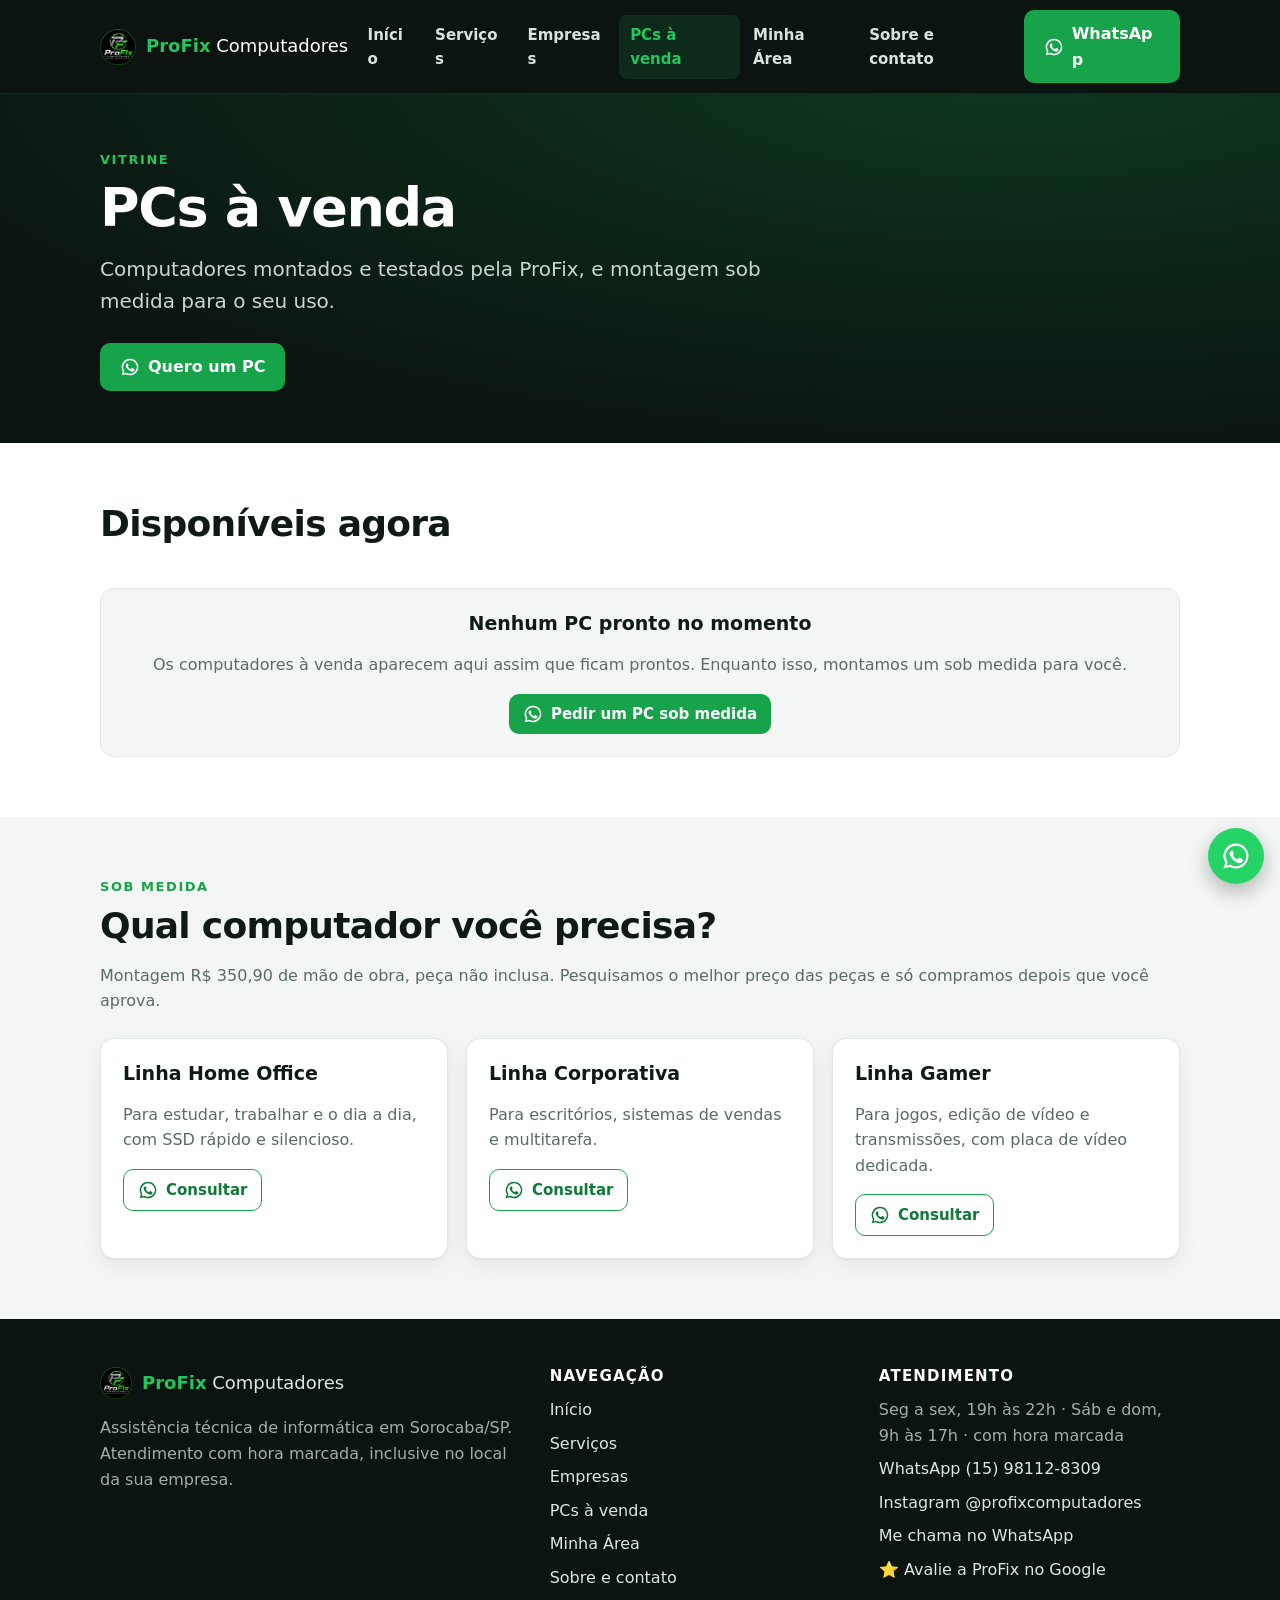
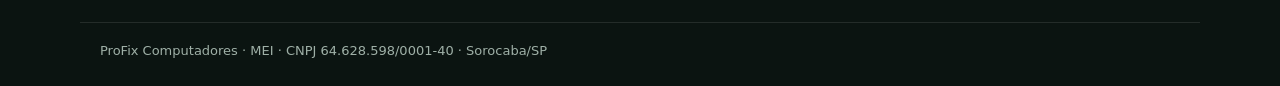
<file: pcs.html>
<!doctype html>
<html lang="pt-BR">
<head>
<meta charset="utf-8">
<meta name="viewport" content="width=device-width, initial-scale=1, viewport-fit=cover">
<meta name="theme-color" content="#0b1411">
<title>PCs à venda e montagem sob medida | ProFix Computadores</title>
<meta name="description" content="Computadores montados pela ProFix em Sorocaba: PCs à venda, montagem sob medida para home office, escritório e games.">
<link rel="canonical" href="https://profixcomputadores.github.io/pcs.html">
<meta property="og:type" content="website"><meta property="og:locale" content="pt_BR"><meta property="og:site_name" content="ProFix Computadores">
<meta property="og:title" content="PCs à venda e montagem sob medida | ProFix Computadores"><meta property="og:description" content="Computadores montados pela ProFix em Sorocaba: PCs à venda, montagem sob medida para home office, escritório e games.">
<meta property="og:url" content="https://profixcomputadores.github.io/pcs.html"><meta property="og:image" content="https://profixcomputadores.github.io/og.png">
<meta name="twitter:card" content="summary_large_image">
<link rel="icon" href="favicon.ico" sizes="any"><link rel="icon" type="image/png" href="favicon.png">
<link rel="apple-touch-icon" sizes="180x180" href="apple-touch-icon.png"><link rel="manifest" href="manifest.webmanifest">
<link rel="stylesheet" href="estilo.css?v=pro2">
<script type="application/ld+json">{"@context":"https://schema.org","@type":"ComputerStore","name":"ProFix Computadores","url":"https://profixcomputadores.github.io/","image":"https://profixcomputadores.github.io/og.png","logo":"https://profixcomputadores.github.io/icon-512.png","telephone":"+55-15-98112-8309","taxID":"64.628.598/0001-40","address":{"@type":"PostalAddress","addressLocality":"Sorocaba","addressRegion":"SP","addressCountry":"BR"},"areaServed":{"@type":"City","name":"Sorocaba"},"sameAs":["https://www.instagram.com/profixcomputadores/"],"openingHoursSpecification":[{"@type":"OpeningHoursSpecification","dayOfWeek":["Monday","Tuesday","Wednesday","Thursday","Friday"],"opens":"19:00","closes":"22:00"},{"@type":"OpeningHoursSpecification","dayOfWeek":["Saturday","Sunday"],"opens":"09:00","closes":"17:00"}],"paymentAccepted":"Pix, Cartão de crédito"}</script>
</head>
<body>
<a class="pular" href="#conteudo">Pular para o conteúdo</a>
<header class="topo">
 <div class="topo-in">
  <a class="marca" href="index.html"><img src="img/logo-96.webp" width="36" height="36" alt=""><span><b>ProFix</b> Computadores</span></a>
  <button class="menu-btn" id="menu-btn" aria-expanded="false" aria-controls="nav-topo" aria-label="Abrir menu"><span></span><span></span><span></span></button>
  <nav class="nav" id="nav-topo" aria-label="Menu principal"><ul><li><a href="index.html">Início</a></li><li><a href="servicos.html">Serviços</a></li><li><a href="empresas.html">Empresas</a></li><li><a href="pcs.html" aria-current="page">PCs à venda</a></li><li><a href="minha-area.html">Minha Área</a></li><li><a href="contato.html">Sobre e contato</a></li></ul>
   <a class="btn nav-cta" href="https://wa.me/5515981128309?text=Oi%2C%20Pedro%21%20Vim%20pelo%20site%20da%20ProFix%20e%20gostaria%20de%20atendimento." target="_blank" rel="noopener"><svg class="ic" viewBox="0 0 24 24" aria-hidden="true"><path fill="currentColor" d="M12 2a10 10 0 0 0-8.6 15.1L2 22l5-1.3A10 10 0 1 0 12 2Zm0 18.2c-1.5 0-3-.4-4.2-1.2l-.3-.2-3 .8.8-2.9-.2-.3A8.2 8.2 0 1 1 12 20.2Zm4.5-6.1c-.2-.1-1.5-.7-1.7-.8-.2-.1-.4-.1-.6.1l-.8 1c-.1.2-.3.2-.5.1a6.7 6.7 0 0 1-3.3-2.9c-.3-.4.3-.4.7-1.3.1-.2 0-.3 0-.4l-.8-1.8c-.2-.5-.4-.4-.6-.4h-.5a1 1 0 0 0-.7.3 3 3 0 0 0-.9 2.2 5.2 5.2 0 0 0 1.1 2.7 11.8 11.8 0 0 0 4.5 4c1.7.7 2.3.8 3.2.6.5-.1 1.5-.6 1.7-1.2.2-.6.2-1.1.2-1.2-.1-.1-.3-.2-.5-.3Z"/></svg> WhatsApp</a></nav>
 </div>
</header>
<main id="conteudo">
<section class="hero hero-int"><div class="w"><p class="kicker">Vitrine</p><h1>PCs à venda</h1><p class="lead">Computadores montados e testados pela ProFix, e montagem sob medida para o seu uso.</p><div class="acoes"><a class="btn" href="https://wa.me/5515981128309?text=Oi%2C%20Pedro%21%20Vim%20pelo%20site%20e%20quero%20um%20computador." target="_blank" rel="noopener"><svg class="ic" viewBox="0 0 24 24" aria-hidden="true"><path fill="currentColor" d="M12 2a10 10 0 0 0-8.6 15.1L2 22l5-1.3A10 10 0 1 0 12 2Zm0 18.2c-1.5 0-3-.4-4.2-1.2l-.3-.2-3 .8.8-2.9-.2-.3A8.2 8.2 0 1 1 12 20.2Zm4.5-6.1c-.2-.1-1.5-.7-1.7-.8-.2-.1-.4-.1-.6.1l-.8 1c-.1.2-.3.2-.5.1a6.7 6.7 0 0 1-3.3-2.9c-.3-.4.3-.4.7-1.3.1-.2 0-.3 0-.4l-.8-1.8c-.2-.5-.4-.4-.6-.4h-.5a1 1 0 0 0-.7.3 3 3 0 0 0-.9 2.2 5.2 5.2 0 0 0 1.1 2.7 11.8 11.8 0 0 0 4.5 4c1.7.7 2.3.8 3.2.6.5-.1 1.5-.6 1.7-1.2.2-.6.2-1.1.2-1.2-.1-.1-.3-.2-.5-.3Z"/></svg> Quero um PC</a></div></div></section><section class="bloco" id="vitrine-sec"><div class="w"><h2>Disponíveis agora</h2>
<div class="grade g3" id="vitrine-lista"></div>
<div class="card vazio" id="vitrine-vazia"><h3>Nenhum PC pronto no momento</h3><p>Os computadores à venda aparecem aqui assim que ficam prontos. Enquanto isso, montamos um sob medida para você.</p><a class="btn peq" href="https://wa.me/5515981128309?text=Oi%2C%20Pedro%21%20Vim%20pelo%20site%20e%20quero%20montar%20um%20PC%20sob%20medida.%0AUso%20principal%3A%20%0AQuanto%20pretendo%20investir%3A%20" target="_blank" rel="noopener"><svg class="ic" viewBox="0 0 24 24" aria-hidden="true"><path fill="currentColor" d="M12 2a10 10 0 0 0-8.6 15.1L2 22l5-1.3A10 10 0 1 0 12 2Zm0 18.2c-1.5 0-3-.4-4.2-1.2l-.3-.2-3 .8.8-2.9-.2-.3A8.2 8.2 0 1 1 12 20.2Zm4.5-6.1c-.2-.1-1.5-.7-1.7-.8-.2-.1-.4-.1-.6.1l-.8 1c-.1.2-.3.2-.5.1a6.7 6.7 0 0 1-3.3-2.9c-.3-.4.3-.4.7-1.3.1-.2 0-.3 0-.4l-.8-1.8c-.2-.5-.4-.4-.6-.4h-.5a1 1 0 0 0-.7.3 3 3 0 0 0-.9 2.2 5.2 5.2 0 0 0 1.1 2.7 11.8 11.8 0 0 0 4.5 4c1.7.7 2.3.8 3.2.6.5-.1 1.5-.6 1.7-1.2.2-.6.2-1.1.2-1.2-.1-.1-.3-.2-.5-.3Z"/></svg> Pedir um PC sob medida</a></div>
<div id="vendidos-box" hidden><h2 class="sub-h">Já vendidos</h2><div class="grade g3" id="vendidos-lista"></div></div></div></section>
<section class="bloco alt"><div class="w"><p class="kicker">Sob medida</p><h2>Qual computador você precisa?</h2><p class="muted">Montagem R$ 350,90 de mão de obra, peça não inclusa. Pesquisamos o melhor preço das peças e só compramos depois que você aprova.</p><div class="grade g3"><article class="card linha"><h3>Linha Home Office</h3><p>Para estudar, trabalhar e o dia a dia, com SSD rápido e silencioso.</p><a class="btn peq sec" href="https://wa.me/5515981128309?text=Oi%2C%20Pedro%21%20Vim%20pelo%20site%20e%20quero%20um%20PC%20da%20Linha%20Home%20Office." target="_blank" rel="noopener"><svg class="ic" viewBox="0 0 24 24" aria-hidden="true"><path fill="currentColor" d="M12 2a10 10 0 0 0-8.6 15.1L2 22l5-1.3A10 10 0 1 0 12 2Zm0 18.2c-1.5 0-3-.4-4.2-1.2l-.3-.2-3 .8.8-2.9-.2-.3A8.2 8.2 0 1 1 12 20.2Zm4.5-6.1c-.2-.1-1.5-.7-1.7-.8-.2-.1-.4-.1-.6.1l-.8 1c-.1.2-.3.2-.5.1a6.7 6.7 0 0 1-3.3-2.9c-.3-.4.3-.4.7-1.3.1-.2 0-.3 0-.4l-.8-1.8c-.2-.5-.4-.4-.6-.4h-.5a1 1 0 0 0-.7.3 3 3 0 0 0-.9 2.2 5.2 5.2 0 0 0 1.1 2.7 11.8 11.8 0 0 0 4.5 4c1.7.7 2.3.8 3.2.6.5-.1 1.5-.6 1.7-1.2.2-.6.2-1.1.2-1.2-.1-.1-.3-.2-.5-.3Z"/></svg> Consultar</a></article><article class="card linha"><h3>Linha Corporativa</h3><p>Para escritórios, sistemas de vendas e multitarefa.</p><a class="btn peq sec" href="https://wa.me/5515981128309?text=Oi%2C%20Pedro%21%20Vim%20pelo%20site%20e%20quero%20um%20PC%20da%20Linha%20Corporativa." target="_blank" rel="noopener"><svg class="ic" viewBox="0 0 24 24" aria-hidden="true"><path fill="currentColor" d="M12 2a10 10 0 0 0-8.6 15.1L2 22l5-1.3A10 10 0 1 0 12 2Zm0 18.2c-1.5 0-3-.4-4.2-1.2l-.3-.2-3 .8.8-2.9-.2-.3A8.2 8.2 0 1 1 12 20.2Zm4.5-6.1c-.2-.1-1.5-.7-1.7-.8-.2-.1-.4-.1-.6.1l-.8 1c-.1.2-.3.2-.5.1a6.7 6.7 0 0 1-3.3-2.9c-.3-.4.3-.4.7-1.3.1-.2 0-.3 0-.4l-.8-1.8c-.2-.5-.4-.4-.6-.4h-.5a1 1 0 0 0-.7.3 3 3 0 0 0-.9 2.2 5.2 5.2 0 0 0 1.1 2.7 11.8 11.8 0 0 0 4.5 4c1.7.7 2.3.8 3.2.6.5-.1 1.5-.6 1.7-1.2.2-.6.2-1.1.2-1.2-.1-.1-.3-.2-.5-.3Z"/></svg> Consultar</a></article><article class="card linha"><h3>Linha Gamer</h3><p>Para jogos, edição de vídeo e transmissões, com placa de vídeo dedicada.</p><a class="btn peq sec" href="https://wa.me/5515981128309?text=Oi%2C%20Pedro%21%20Vim%20pelo%20site%20e%20quero%20um%20PC%20da%20Linha%20Gamer." target="_blank" rel="noopener"><svg class="ic" viewBox="0 0 24 24" aria-hidden="true"><path fill="currentColor" d="M12 2a10 10 0 0 0-8.6 15.1L2 22l5-1.3A10 10 0 1 0 12 2Zm0 18.2c-1.5 0-3-.4-4.2-1.2l-.3-.2-3 .8.8-2.9-.2-.3A8.2 8.2 0 1 1 12 20.2Zm4.5-6.1c-.2-.1-1.5-.7-1.7-.8-.2-.1-.4-.1-.6.1l-.8 1c-.1.2-.3.2-.5.1a6.7 6.7 0 0 1-3.3-2.9c-.3-.4.3-.4.7-1.3.1-.2 0-.3 0-.4l-.8-1.8c-.2-.5-.4-.4-.6-.4h-.5a1 1 0 0 0-.7.3 3 3 0 0 0-.9 2.2 5.2 5.2 0 0 0 1.1 2.7 11.8 11.8 0 0 0 4.5 4c1.7.7 2.3.8 3.2.6.5-.1 1.5-.6 1.7-1.2.2-.6.2-1.1.2-1.2-.1-.1-.3-.2-.5-.3Z"/></svg> Consultar</a></article></div></div></section>
</main>
<footer class="rodape">
 <div class="rod-in">
  <div><a class="marca" href="index.html"><img src="img/logo-96.webp" width="32" height="32" alt="" loading="lazy" decoding="async"><span><b>ProFix</b> Computadores</span></a>
   <p class="muted">Assistência técnica de informática em Sorocaba/SP. Atendimento com hora marcada, inclusive no local da sua empresa.</p></div>
  <div><h3>Navegação</h3><ul><li><a href="index.html">Início</a></li><li><a href="servicos.html">Serviços</a></li><li><a href="empresas.html">Empresas</a></li><li><a href="pcs.html">PCs à venda</a></li><li><a href="minha-area.html">Minha Área</a></li><li><a href="contato.html">Sobre e contato</a></li></ul></div>
  <div><h3>Atendimento</h3><ul class="muted"><li>Seg a sex, 19h às 22h · Sáb e dom, 9h às 17h · com hora marcada</li>
   <li><a href="https://wa.me/5515981128309?text=Oi%2C%20Pedro%21%20Vim%20pelo%20site%20da%20ProFix." target="_blank" rel="noopener">WhatsApp (15) 98112-8309</a></li>
   <li><a href="https://www.instagram.com/profixcomputadores/" target="_blank" rel="noopener">Instagram @profixcomputadores</a></li>
   <li><a href="https://wa.me/5515981128309?text=Oi%2C%20Pedro%21%20Vim%20pelo%20site%20da%20ProFix%20e%20queria%20combinar%20um%20hor%C3%A1rio.%20Pode%20me%20chamar%20quando%20puder%3F%20%F0%9F%99%82" target="_blank" rel="noopener">Me chama no WhatsApp</a></li>
   <li><a href="https://g.page/r/CZQuYc9gn5lJECE/review" target="_blank" rel="noopener">⭐ Avalie a ProFix no Google</a></li></ul></div>
 </div>
 <p class="legal">ProFix Computadores · MEI · CNPJ 64.628.598/0001-40 · Sorocaba/SP</p>
</footer>
<a class="wa-flut" id="wa-flutuante" href="https://wa.me/5515981128309?text=Oi%2C%20Pedro%21%20Vim%20pelo%20site%20da%20ProFix%20e%20gostaria%20de%20atendimento." target="_blank" rel="noopener" aria-label="Falar no WhatsApp"><svg class="ic" viewBox="0 0 24 24" aria-hidden="true"><path fill="currentColor" d="M12 2a10 10 0 0 0-8.6 15.1L2 22l5-1.3A10 10 0 1 0 12 2Zm0 18.2c-1.5 0-3-.4-4.2-1.2l-.3-.2-3 .8.8-2.9-.2-.3A8.2 8.2 0 1 1 12 20.2Zm4.5-6.1c-.2-.1-1.5-.7-1.7-.8-.2-.1-.4-.1-.6.1l-.8 1c-.1.2-.3.2-.5.1a6.7 6.7 0 0 1-3.3-2.9c-.3-.4.3-.4.7-1.3.1-.2 0-.3 0-.4l-.8-1.8c-.2-.5-.4-.4-.6-.4h-.5a1 1 0 0 0-.7.3 3 3 0 0 0-.9 2.2 5.2 5.2 0 0 0 1.1 2.7 11.8 11.8 0 0 0 4.5 4c1.7.7 2.3.8 3.2.6.5-.1 1.5-.6 1.7-1.2.2-.6.2-1.1.2-1.2-.1-.1-.3-.2-.5-.3Z"/></svg></a>
<script src="config.js?v=pro2"></script>
<script src="site.js?v=pro2"></script><script src="anuncios.js?v=an1"></script>
</body>
</html>
</file>
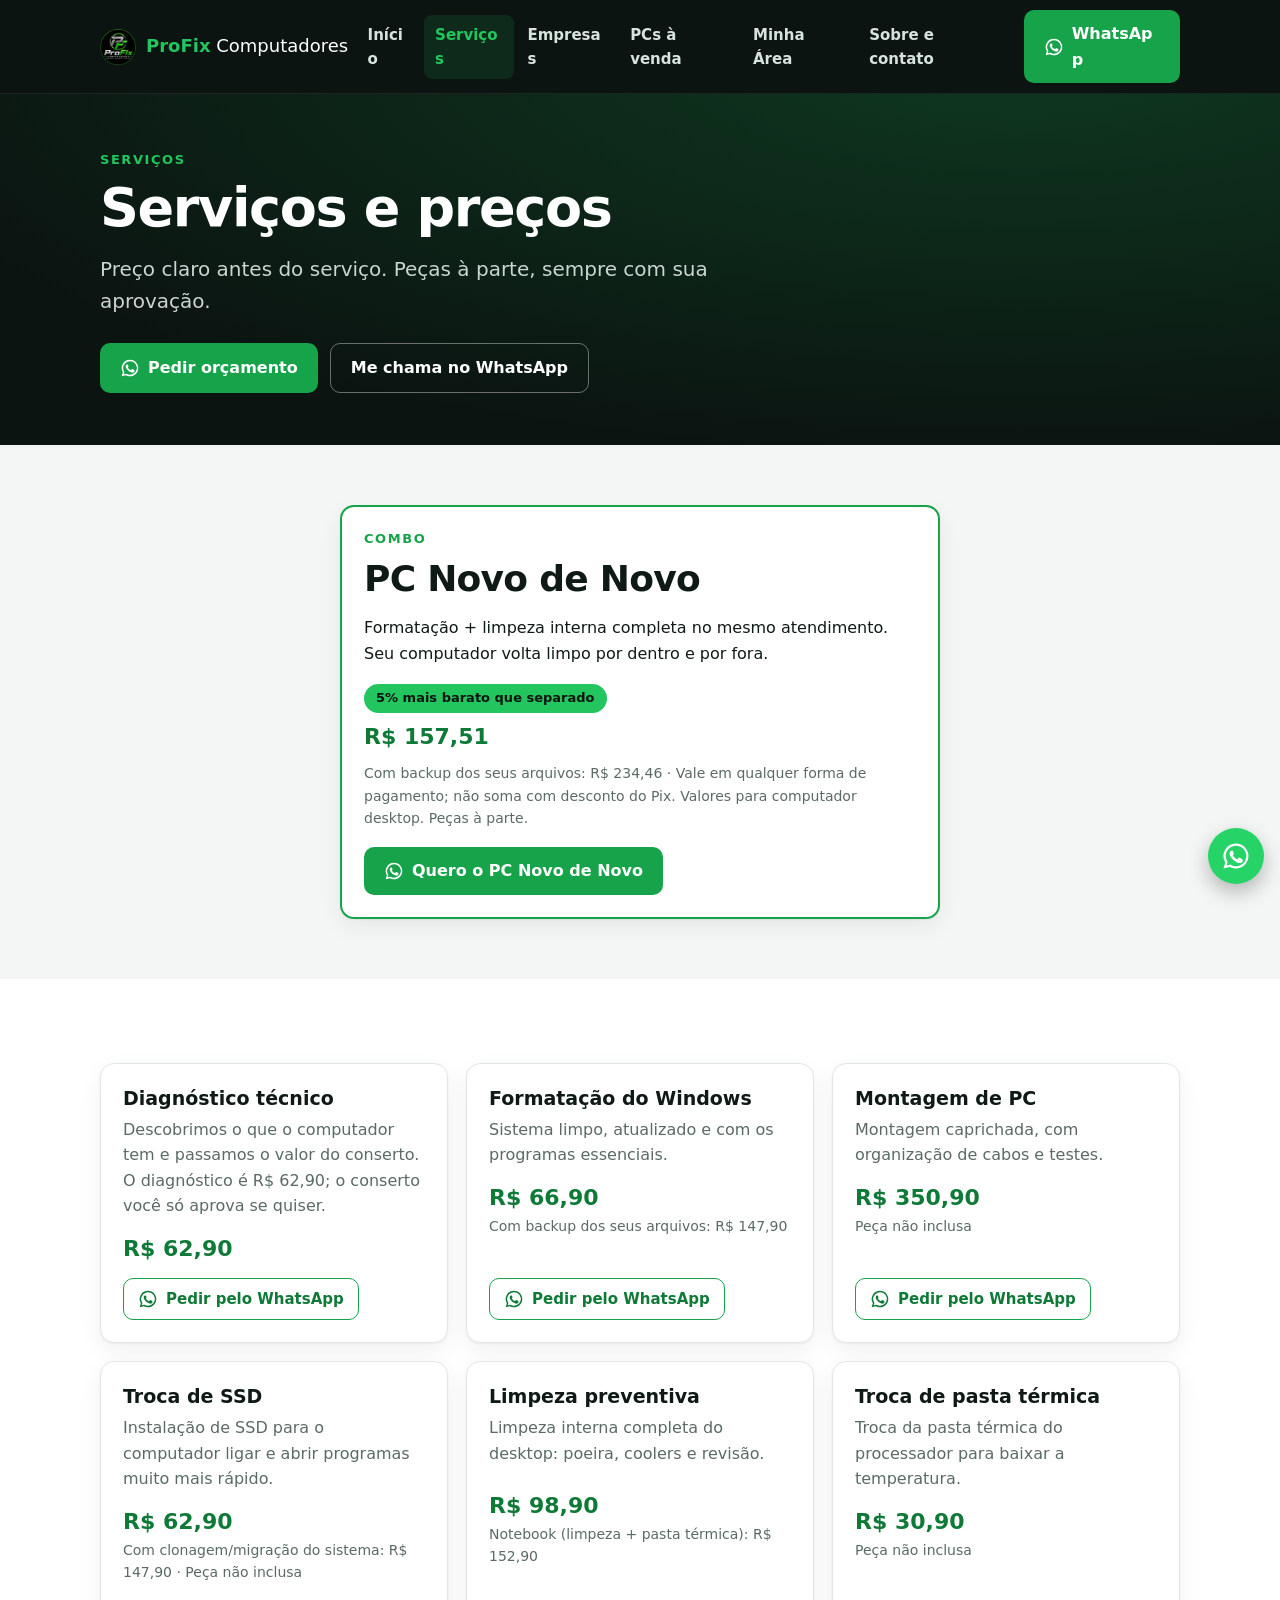
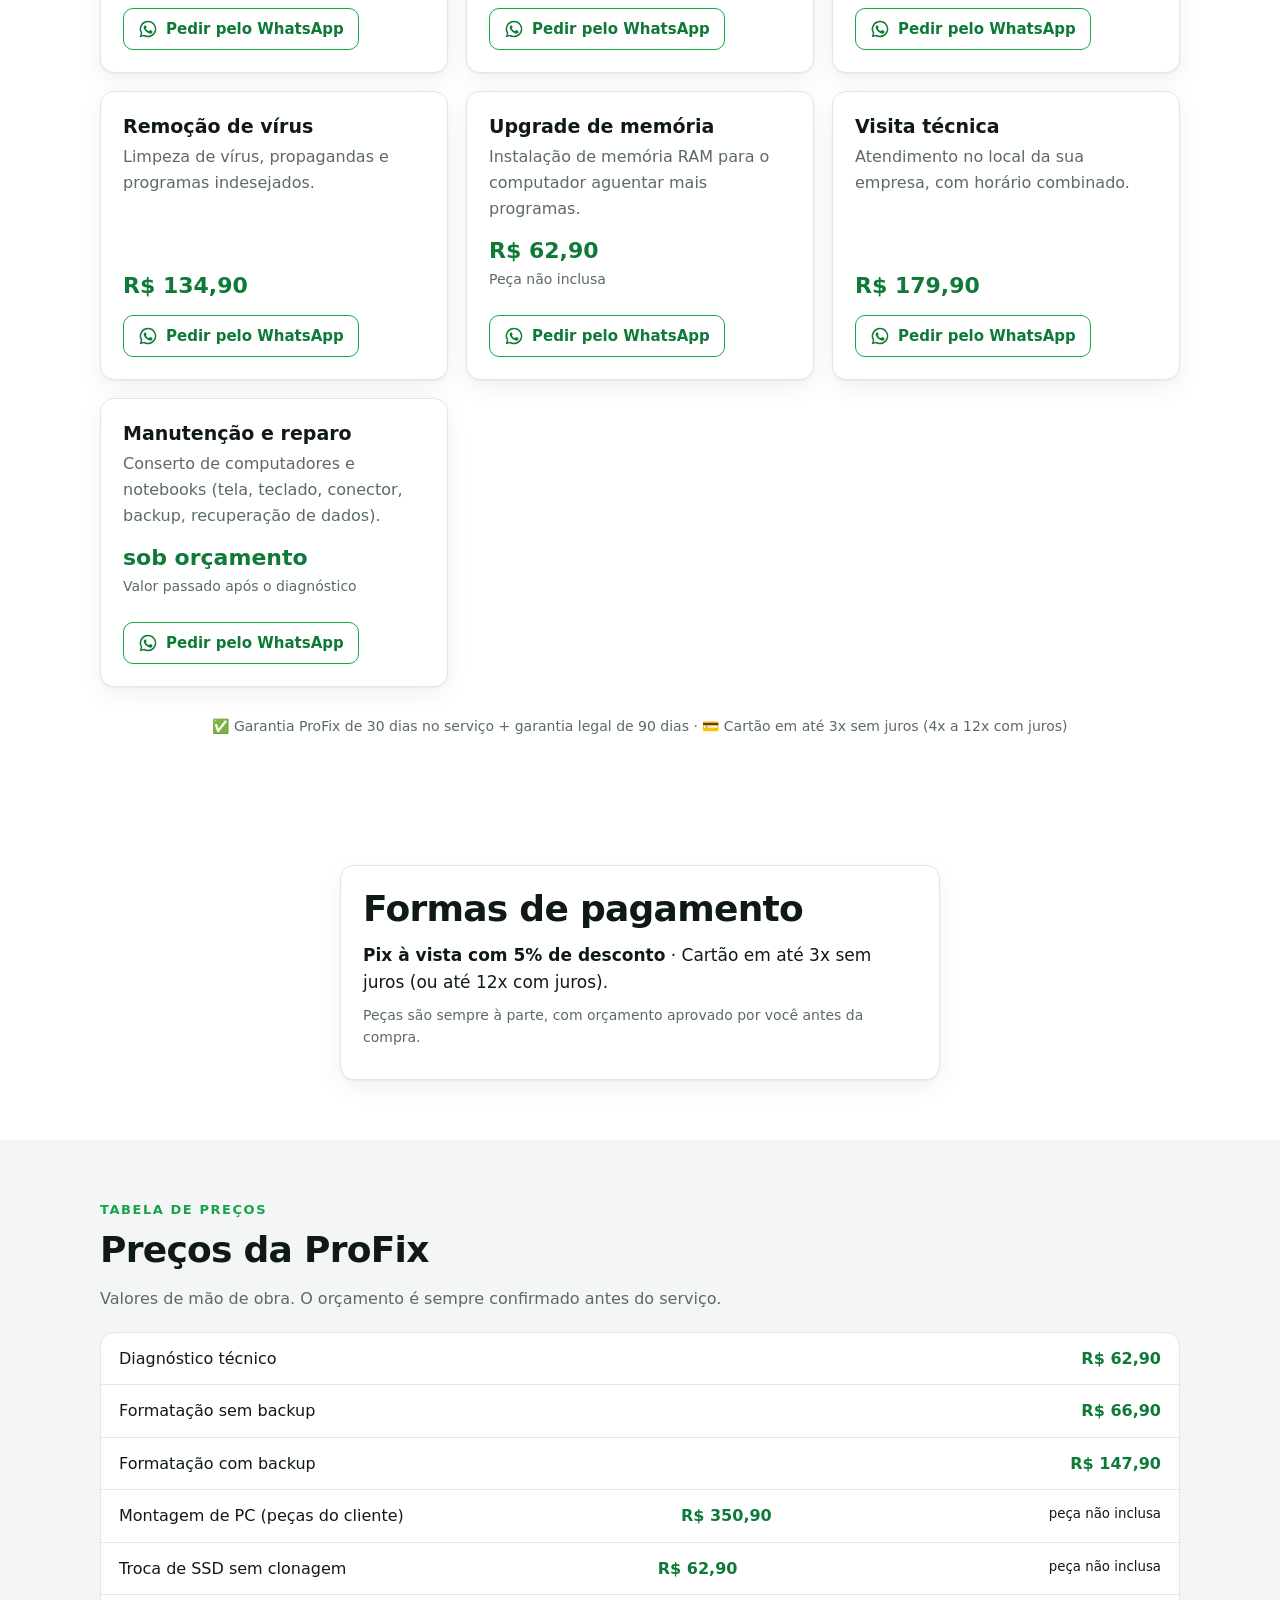
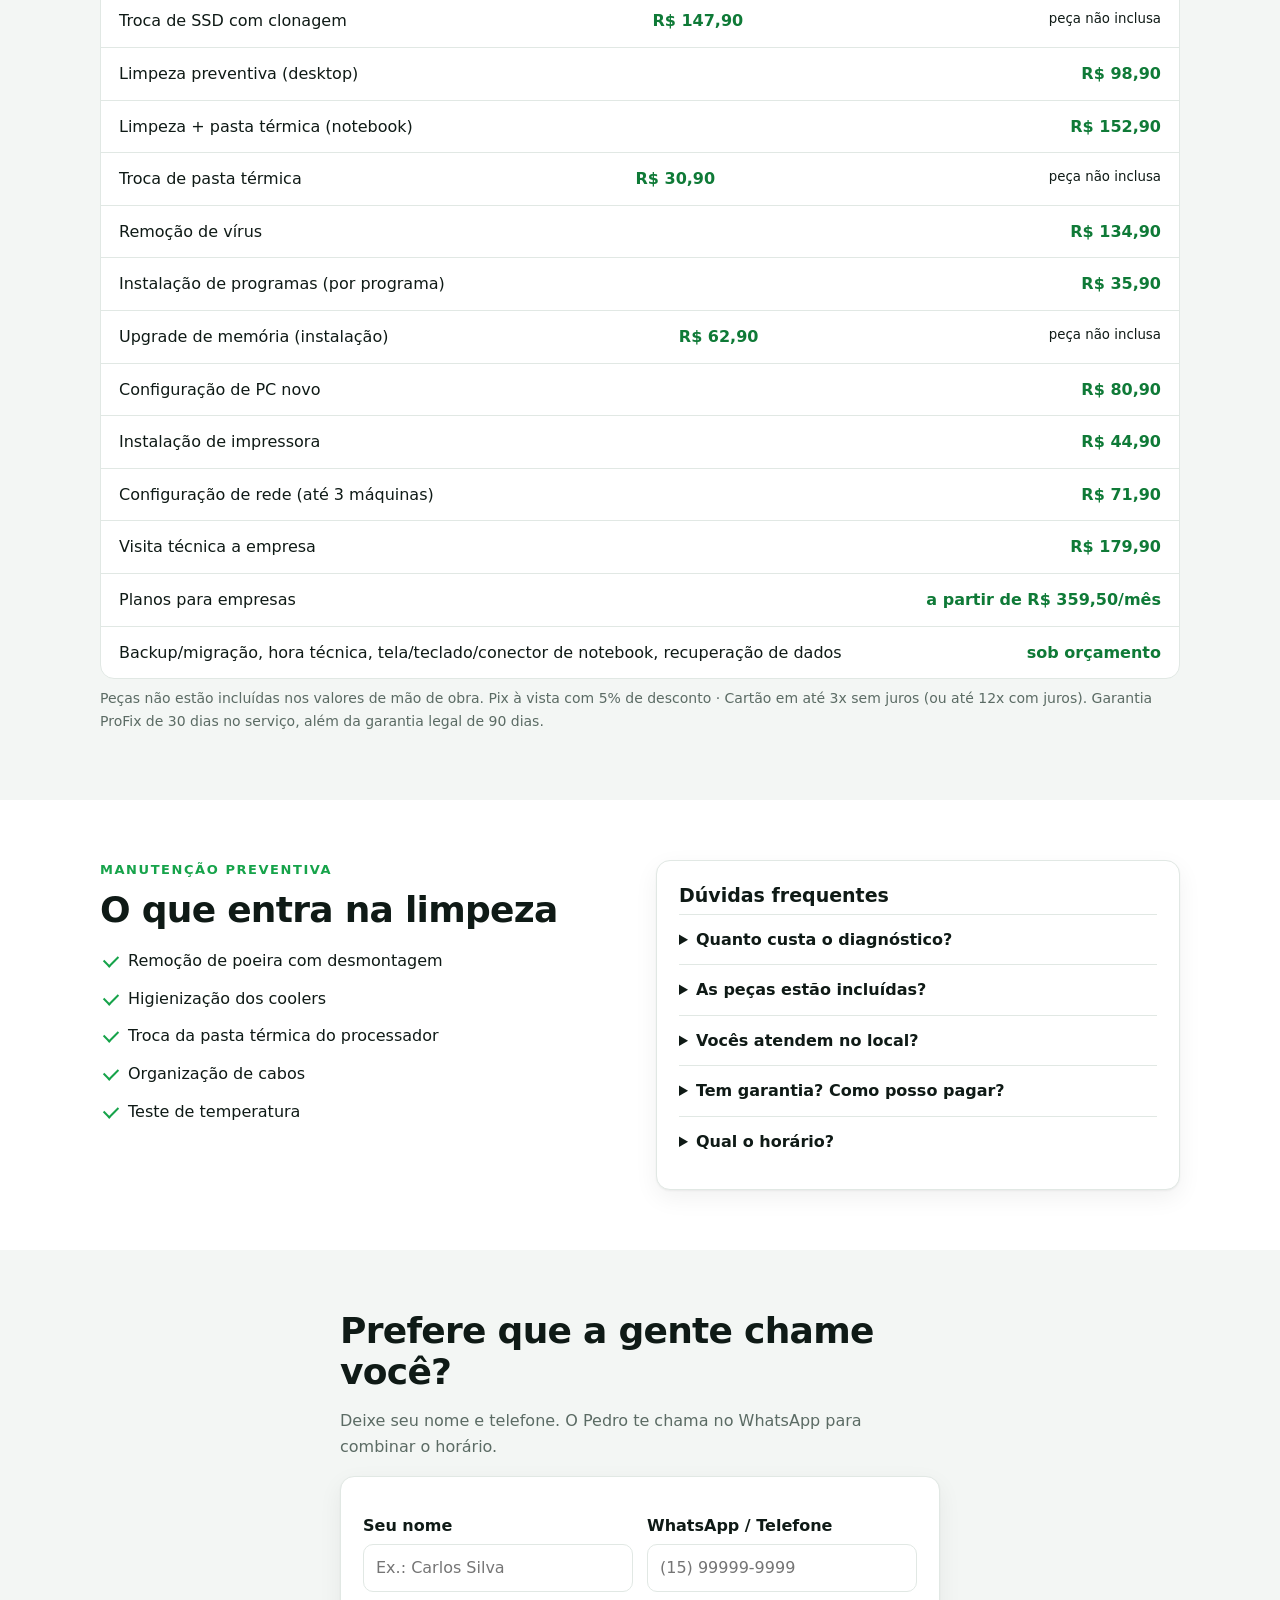
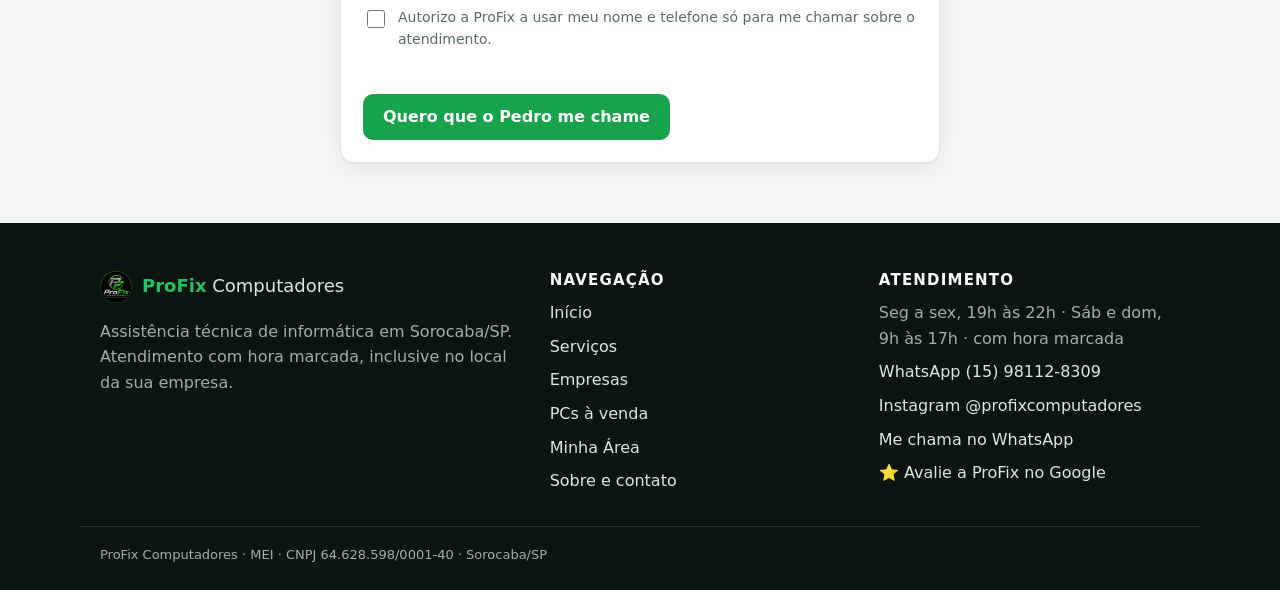
<file: servicos.html>
<!doctype html>
<html lang="pt-BR">
<head>
<meta charset="utf-8">
<meta name="viewport" content="width=device-width, initial-scale=1, viewport-fit=cover">
<meta name="theme-color" content="#0b1411">
<title>Serviços e preços | ProFix Computadores Sorocaba</title>
<meta name="description" content="Diagnóstico, formatação, montagem de PC, troca de SSD, limpeza com pasta térmica, remoção de vírus, visita técnica a empresas em Sorocaba.">
<link rel="canonical" href="https://profixcomputadores.github.io/servicos.html">
<meta property="og:type" content="website"><meta property="og:locale" content="pt_BR"><meta property="og:site_name" content="ProFix Computadores">
<meta property="og:title" content="Serviços e preços | ProFix Computadores Sorocaba"><meta property="og:description" content="Diagnóstico, formatação, montagem de PC, troca de SSD, limpeza com pasta térmica, remoção de vírus, visita técnica a empresas em Sorocaba.">
<meta property="og:url" content="https://profixcomputadores.github.io/servicos.html"><meta property="og:image" content="https://profixcomputadores.github.io/og.png">
<meta name="twitter:card" content="summary_large_image">
<link rel="icon" href="favicon.ico" sizes="any"><link rel="icon" type="image/png" href="favicon.png">
<link rel="apple-touch-icon" sizes="180x180" href="apple-touch-icon.png"><link rel="manifest" href="manifest.webmanifest">
<link rel="stylesheet" href="estilo.css?v=pro2"><link rel="stylesheet" href="m1.css?v=m1e">
<script type="application/ld+json">{"@context":"https://schema.org","@type":"ComputerStore","name":"ProFix Computadores","url":"https://profixcomputadores.github.io/","image":"https://profixcomputadores.github.io/og.png","logo":"https://profixcomputadores.github.io/icon-512.png","telephone":"+55-15-98112-8309","taxID":"64.628.598/0001-40","address":{"@type":"PostalAddress","addressLocality":"Sorocaba","addressRegion":"SP","addressCountry":"BR"},"areaServed":{"@type":"City","name":"Sorocaba"},"sameAs":["https://www.instagram.com/profixcomputadores/"],"openingHoursSpecification":[{"@type":"OpeningHoursSpecification","dayOfWeek":["Monday","Tuesday","Wednesday","Thursday","Friday"],"opens":"19:00","closes":"22:00"},{"@type":"OpeningHoursSpecification","dayOfWeek":["Saturday","Sunday"],"opens":"09:00","closes":"17:00"}],"paymentAccepted":"Pix, Cartão de crédito"}</script>
</head>
<body>
<a class="pular" href="#conteudo">Pular para o conteúdo</a>
<header class="topo">
 <div class="topo-in">
  <a class="marca" href="index.html"><img src="img/logo-96.webp" width="36" height="36" alt=""><span><b>ProFix</b> Computadores</span></a>
  <button class="menu-btn" id="menu-btn" aria-expanded="false" aria-controls="nav-topo" aria-label="Abrir menu"><span></span><span></span><span></span></button>
  <nav class="nav" id="nav-topo" aria-label="Menu principal"><ul><li><a href="index.html">Início</a></li><li><a href="servicos.html" aria-current="page">Serviços</a></li><li><a href="empresas.html">Empresas</a></li><li><a href="pcs.html">PCs à venda</a></li><li><a href="minha-area.html">Minha Área</a></li><li><a href="contato.html">Sobre e contato</a></li></ul>
   <a class="btn nav-cta" href="https://wa.me/5515981128309?text=Oi%2C%20Pedro%21%20Vim%20pelo%20site%20da%20ProFix%20e%20gostaria%20de%20atendimento." target="_blank" rel="noopener"><svg class="ic" viewBox="0 0 24 24" aria-hidden="true"><path fill="currentColor" d="M12 2a10 10 0 0 0-8.6 15.1L2 22l5-1.3A10 10 0 1 0 12 2Zm0 18.2c-1.5 0-3-.4-4.2-1.2l-.3-.2-3 .8.8-2.9-.2-.3A8.2 8.2 0 1 1 12 20.2Zm4.5-6.1c-.2-.1-1.5-.7-1.7-.8-.2-.1-.4-.1-.6.1l-.8 1c-.1.2-.3.2-.5.1a6.7 6.7 0 0 1-3.3-2.9c-.3-.4.3-.4.7-1.3.1-.2 0-.3 0-.4l-.8-1.8c-.2-.5-.4-.4-.6-.4h-.5a1 1 0 0 0-.7.3 3 3 0 0 0-.9 2.2 5.2 5.2 0 0 0 1.1 2.7 11.8 11.8 0 0 0 4.5 4c1.7.7 2.3.8 3.2.6.5-.1 1.5-.6 1.7-1.2.2-.6.2-1.1.2-1.2-.1-.1-.3-.2-.5-.3Z"/></svg> WhatsApp</a></nav>
 </div>
</header>
<main id="conteudo">
<section class="hero hero-int"><div class="w"><p class="kicker">Serviços</p><h1>Serviços e preços</h1><p class="lead">Preço claro antes do serviço. Peças à parte, sempre com sua aprovação.</p><div class="acoes"><a class="btn" href="https://wa.me/5515981128309?text=Oi%2C%20Pedro%21%20Vim%20pelo%20site%20e%20quero%20um%20or%C3%A7amento." target="_blank" rel="noopener"><svg class="ic" viewBox="0 0 24 24" aria-hidden="true"><path fill="currentColor" d="M12 2a10 10 0 0 0-8.6 15.1L2 22l5-1.3A10 10 0 1 0 12 2Zm0 18.2c-1.5 0-3-.4-4.2-1.2l-.3-.2-3 .8.8-2.9-.2-.3A8.2 8.2 0 1 1 12 20.2Zm4.5-6.1c-.2-.1-1.5-.7-1.7-.8-.2-.1-.4-.1-.6.1l-.8 1c-.1.2-.3.2-.5.1a6.7 6.7 0 0 1-3.3-2.9c-.3-.4.3-.4.7-1.3.1-.2 0-.3 0-.4l-.8-1.8c-.2-.5-.4-.4-.6-.4h-.5a1 1 0 0 0-.7.3 3 3 0 0 0-.9 2.2 5.2 5.2 0 0 0 1.1 2.7 11.8 11.8 0 0 0 4.5 4c1.7.7 2.3.8 3.2.6.5-.1 1.5-.6 1.7-1.2.2-.6.2-1.1.2-1.2-.1-.1-.3-.2-.5-.3Z"/></svg> Pedir orçamento</a><a class="btn sec" href="https://wa.me/5515981128309?text=Oi%2C%20Pedro%21%20Vim%20pelo%20site%20da%20ProFix%20e%20queria%20combinar%20um%20hor%C3%A1rio.%20Pode%20me%20chamar%20quando%20puder%3F%20%F0%9F%99%82" target="_blank" rel="noopener">Me chama no WhatsApp</a></div></div></section><section class="bloco alt" id="combo"><div class="w estreito"><article class="card destaque combo"><p class="kicker">Combo</p><h2>PC Novo de Novo</h2><p>Formatação + limpeza interna completa no mesmo atendimento. Seu computador volta limpo por dentro e por fora.</p><span class="combo-selo">5% mais barato que separado</span><div class="preco">R$ 157,51</div><p class="obs">Com backup dos seus arquivos: R$ 234,46 · Vale em qualquer forma de pagamento; não soma com desconto do Pix. Valores para computador desktop. Peças à parte.</p><a class="btn" href="https://wa.me/5515981128309?text=Oi%2C%20Pedro%21%20Vim%20pelo%20site%20e%20quero%20o%20combo%20PC%20Novo%20de%20Novo%20%28formata%C3%A7%C3%A3o%20%2B%20limpeza%29." target="_blank" rel="noopener"><svg class="ic" viewBox="0 0 24 24" aria-hidden="true"><path fill="currentColor" d="M12 2a10 10 0 0 0-8.6 15.1L2 22l5-1.3A10 10 0 1 0 12 2Zm0 18.2c-1.5 0-3-.4-4.2-1.2l-.3-.2-3 .8.8-2.9-.2-.3A8.2 8.2 0 1 1 12 20.2Zm4.5-6.1c-.2-.1-1.5-.7-1.7-.8-.2-.1-.4-.1-.6.1l-.8 1c-.1.2-.3.2-.5.1a6.7 6.7 0 0 1-3.3-2.9c-.3-.4.3-.4.7-1.3.1-.2 0-.3 0-.4l-.8-1.8c-.2-.5-.4-.4-.6-.4h-.5a1 1 0 0 0-.7.3 3 3 0 0 0-.9 2.2 5.2 5.2 0 0 0 1.1 2.7 11.8 11.8 0 0 0 4.5 4c1.7.7 2.3.8 3.2.6.5-.1 1.5-.6 1.7-1.2.2-.6.2-1.1.2-1.2-.1-.1-.3-.2-.5-.3Z"/></svg> Quero o PC Novo de Novo</a></article></div></section><section class="bloco"><div class="w"><div class="grade g3"><article class="card srv"><h3>Diagnóstico técnico</h3><p>Descobrimos o que o computador tem e passamos o valor do conserto. O diagnóstico é R$ 62,90; o conserto você só aprova se quiser.</p><div class="preco">R$ 62,90</div><a class="btn peq sec" href="https://wa.me/5515981128309?text=Oi%2C%20Pedro%21%20Vim%20pelo%20site%20e%20quero%20saber%20sobre%3A%20Diagn%C3%B3stico%20t%C3%A9cnico" target="_blank" rel="noopener"><svg class="ic" viewBox="0 0 24 24" aria-hidden="true"><path fill="currentColor" d="M12 2a10 10 0 0 0-8.6 15.1L2 22l5-1.3A10 10 0 1 0 12 2Zm0 18.2c-1.5 0-3-.4-4.2-1.2l-.3-.2-3 .8.8-2.9-.2-.3A8.2 8.2 0 1 1 12 20.2Zm4.5-6.1c-.2-.1-1.5-.7-1.7-.8-.2-.1-.4-.1-.6.1l-.8 1c-.1.2-.3.2-.5.1a6.7 6.7 0 0 1-3.3-2.9c-.3-.4.3-.4.7-1.3.1-.2 0-.3 0-.4l-.8-1.8c-.2-.5-.4-.4-.6-.4h-.5a1 1 0 0 0-.7.3 3 3 0 0 0-.9 2.2 5.2 5.2 0 0 0 1.1 2.7 11.8 11.8 0 0 0 4.5 4c1.7.7 2.3.8 3.2.6.5-.1 1.5-.6 1.7-1.2.2-.6.2-1.1.2-1.2-.1-.1-.3-.2-.5-.3Z"/></svg> Pedir pelo WhatsApp</a></article><article class="card srv"><h3>Formatação do Windows</h3><p>Sistema limpo, atualizado e com os programas essenciais.</p><div class="preco">R$ 66,90</div><p class="obs">Com backup dos seus arquivos: R$ 147,90</p><a class="btn peq sec" href="https://wa.me/5515981128309?text=Oi%2C%20Pedro%21%20Vim%20pelo%20site%20e%20quero%20saber%20sobre%3A%20Formata%C3%A7%C3%A3o%20do%20Windows" target="_blank" rel="noopener"><svg class="ic" viewBox="0 0 24 24" aria-hidden="true"><path fill="currentColor" d="M12 2a10 10 0 0 0-8.6 15.1L2 22l5-1.3A10 10 0 1 0 12 2Zm0 18.2c-1.5 0-3-.4-4.2-1.2l-.3-.2-3 .8.8-2.9-.2-.3A8.2 8.2 0 1 1 12 20.2Zm4.5-6.1c-.2-.1-1.5-.7-1.7-.8-.2-.1-.4-.1-.6.1l-.8 1c-.1.2-.3.2-.5.1a6.7 6.7 0 0 1-3.3-2.9c-.3-.4.3-.4.7-1.3.1-.2 0-.3 0-.4l-.8-1.8c-.2-.5-.4-.4-.6-.4h-.5a1 1 0 0 0-.7.3 3 3 0 0 0-.9 2.2 5.2 5.2 0 0 0 1.1 2.7 11.8 11.8 0 0 0 4.5 4c1.7.7 2.3.8 3.2.6.5-.1 1.5-.6 1.7-1.2.2-.6.2-1.1.2-1.2-.1-.1-.3-.2-.5-.3Z"/></svg> Pedir pelo WhatsApp</a></article><article class="card srv"><h3>Montagem de PC</h3><p>Montagem caprichada, com organização de cabos e testes.</p><div class="preco">R$ 350,90</div><p class="obs">Peça não inclusa</p><a class="btn peq sec" href="https://wa.me/5515981128309?text=Oi%2C%20Pedro%21%20Vim%20pelo%20site%20e%20quero%20saber%20sobre%3A%20Montagem%20de%20PC" target="_blank" rel="noopener"><svg class="ic" viewBox="0 0 24 24" aria-hidden="true"><path fill="currentColor" d="M12 2a10 10 0 0 0-8.6 15.1L2 22l5-1.3A10 10 0 1 0 12 2Zm0 18.2c-1.5 0-3-.4-4.2-1.2l-.3-.2-3 .8.8-2.9-.2-.3A8.2 8.2 0 1 1 12 20.2Zm4.5-6.1c-.2-.1-1.5-.7-1.7-.8-.2-.1-.4-.1-.6.1l-.8 1c-.1.2-.3.2-.5.1a6.7 6.7 0 0 1-3.3-2.9c-.3-.4.3-.4.7-1.3.1-.2 0-.3 0-.4l-.8-1.8c-.2-.5-.4-.4-.6-.4h-.5a1 1 0 0 0-.7.3 3 3 0 0 0-.9 2.2 5.2 5.2 0 0 0 1.1 2.7 11.8 11.8 0 0 0 4.5 4c1.7.7 2.3.8 3.2.6.5-.1 1.5-.6 1.7-1.2.2-.6.2-1.1.2-1.2-.1-.1-.3-.2-.5-.3Z"/></svg> Pedir pelo WhatsApp</a></article><article class="card srv"><h3>Troca de SSD</h3><p>Instalação de SSD para o computador ligar e abrir programas muito mais rápido.</p><div class="preco">R$ 62,90</div><p class="obs">Com clonagem/migração do sistema: R$ 147,90 · Peça não inclusa</p><a class="btn peq sec" href="https://wa.me/5515981128309?text=Oi%2C%20Pedro%21%20Vim%20pelo%20site%20e%20quero%20saber%20sobre%3A%20Troca%20de%20SSD" target="_blank" rel="noopener"><svg class="ic" viewBox="0 0 24 24" aria-hidden="true"><path fill="currentColor" d="M12 2a10 10 0 0 0-8.6 15.1L2 22l5-1.3A10 10 0 1 0 12 2Zm0 18.2c-1.5 0-3-.4-4.2-1.2l-.3-.2-3 .8.8-2.9-.2-.3A8.2 8.2 0 1 1 12 20.2Zm4.5-6.1c-.2-.1-1.5-.7-1.7-.8-.2-.1-.4-.1-.6.1l-.8 1c-.1.2-.3.2-.5.1a6.7 6.7 0 0 1-3.3-2.9c-.3-.4.3-.4.7-1.3.1-.2 0-.3 0-.4l-.8-1.8c-.2-.5-.4-.4-.6-.4h-.5a1 1 0 0 0-.7.3 3 3 0 0 0-.9 2.2 5.2 5.2 0 0 0 1.1 2.7 11.8 11.8 0 0 0 4.5 4c1.7.7 2.3.8 3.2.6.5-.1 1.5-.6 1.7-1.2.2-.6.2-1.1.2-1.2-.1-.1-.3-.2-.5-.3Z"/></svg> Pedir pelo WhatsApp</a></article><article class="card srv"><h3>Limpeza preventiva</h3><p>Limpeza interna completa do desktop: poeira, coolers e revisão.</p><div class="preco">R$ 98,90</div><p class="obs">Notebook (limpeza + pasta térmica): R$ 152,90</p><a class="btn peq sec" href="https://wa.me/5515981128309?text=Oi%2C%20Pedro%21%20Vim%20pelo%20site%20e%20quero%20saber%20sobre%3A%20Limpeza%20preventiva" target="_blank" rel="noopener"><svg class="ic" viewBox="0 0 24 24" aria-hidden="true"><path fill="currentColor" d="M12 2a10 10 0 0 0-8.6 15.1L2 22l5-1.3A10 10 0 1 0 12 2Zm0 18.2c-1.5 0-3-.4-4.2-1.2l-.3-.2-3 .8.8-2.9-.2-.3A8.2 8.2 0 1 1 12 20.2Zm4.5-6.1c-.2-.1-1.5-.7-1.7-.8-.2-.1-.4-.1-.6.1l-.8 1c-.1.2-.3.2-.5.1a6.7 6.7 0 0 1-3.3-2.9c-.3-.4.3-.4.7-1.3.1-.2 0-.3 0-.4l-.8-1.8c-.2-.5-.4-.4-.6-.4h-.5a1 1 0 0 0-.7.3 3 3 0 0 0-.9 2.2 5.2 5.2 0 0 0 1.1 2.7 11.8 11.8 0 0 0 4.5 4c1.7.7 2.3.8 3.2.6.5-.1 1.5-.6 1.7-1.2.2-.6.2-1.1.2-1.2-.1-.1-.3-.2-.5-.3Z"/></svg> Pedir pelo WhatsApp</a></article><article class="card srv"><h3>Troca de pasta térmica</h3><p>Troca da pasta térmica do processador para baixar a temperatura.</p><div class="preco">R$ 30,90</div><p class="obs">Peça não inclusa</p><a class="btn peq sec" href="https://wa.me/5515981128309?text=Oi%2C%20Pedro%21%20Vim%20pelo%20site%20e%20quero%20saber%20sobre%3A%20Troca%20de%20pasta%20t%C3%A9rmica" target="_blank" rel="noopener"><svg class="ic" viewBox="0 0 24 24" aria-hidden="true"><path fill="currentColor" d="M12 2a10 10 0 0 0-8.6 15.1L2 22l5-1.3A10 10 0 1 0 12 2Zm0 18.2c-1.5 0-3-.4-4.2-1.2l-.3-.2-3 .8.8-2.9-.2-.3A8.2 8.2 0 1 1 12 20.2Zm4.5-6.1c-.2-.1-1.5-.7-1.7-.8-.2-.1-.4-.1-.6.1l-.8 1c-.1.2-.3.2-.5.1a6.7 6.7 0 0 1-3.3-2.9c-.3-.4.3-.4.7-1.3.1-.2 0-.3 0-.4l-.8-1.8c-.2-.5-.4-.4-.6-.4h-.5a1 1 0 0 0-.7.3 3 3 0 0 0-.9 2.2 5.2 5.2 0 0 0 1.1 2.7 11.8 11.8 0 0 0 4.5 4c1.7.7 2.3.8 3.2.6.5-.1 1.5-.6 1.7-1.2.2-.6.2-1.1.2-1.2-.1-.1-.3-.2-.5-.3Z"/></svg> Pedir pelo WhatsApp</a></article><article class="card srv"><h3>Remoção de vírus</h3><p>Limpeza de vírus, propagandas e programas indesejados.</p><div class="preco">R$ 134,90</div><a class="btn peq sec" href="https://wa.me/5515981128309?text=Oi%2C%20Pedro%21%20Vim%20pelo%20site%20e%20quero%20saber%20sobre%3A%20Remo%C3%A7%C3%A3o%20de%20v%C3%ADrus" target="_blank" rel="noopener"><svg class="ic" viewBox="0 0 24 24" aria-hidden="true"><path fill="currentColor" d="M12 2a10 10 0 0 0-8.6 15.1L2 22l5-1.3A10 10 0 1 0 12 2Zm0 18.2c-1.5 0-3-.4-4.2-1.2l-.3-.2-3 .8.8-2.9-.2-.3A8.2 8.2 0 1 1 12 20.2Zm4.5-6.1c-.2-.1-1.5-.7-1.7-.8-.2-.1-.4-.1-.6.1l-.8 1c-.1.2-.3.2-.5.1a6.7 6.7 0 0 1-3.3-2.9c-.3-.4.3-.4.7-1.3.1-.2 0-.3 0-.4l-.8-1.8c-.2-.5-.4-.4-.6-.4h-.5a1 1 0 0 0-.7.3 3 3 0 0 0-.9 2.2 5.2 5.2 0 0 0 1.1 2.7 11.8 11.8 0 0 0 4.5 4c1.7.7 2.3.8 3.2.6.5-.1 1.5-.6 1.7-1.2.2-.6.2-1.1.2-1.2-.1-.1-.3-.2-.5-.3Z"/></svg> Pedir pelo WhatsApp</a></article><article class="card srv"><h3>Upgrade de memória</h3><p>Instalação de memória RAM para o computador aguentar mais programas.</p><div class="preco">R$ 62,90</div><p class="obs">Peça não inclusa</p><a class="btn peq sec" href="https://wa.me/5515981128309?text=Oi%2C%20Pedro%21%20Vim%20pelo%20site%20e%20quero%20saber%20sobre%3A%20Upgrade%20de%20mem%C3%B3ria" target="_blank" rel="noopener"><svg class="ic" viewBox="0 0 24 24" aria-hidden="true"><path fill="currentColor" d="M12 2a10 10 0 0 0-8.6 15.1L2 22l5-1.3A10 10 0 1 0 12 2Zm0 18.2c-1.5 0-3-.4-4.2-1.2l-.3-.2-3 .8.8-2.9-.2-.3A8.2 8.2 0 1 1 12 20.2Zm4.5-6.1c-.2-.1-1.5-.7-1.7-.8-.2-.1-.4-.1-.6.1l-.8 1c-.1.2-.3.2-.5.1a6.7 6.7 0 0 1-3.3-2.9c-.3-.4.3-.4.7-1.3.1-.2 0-.3 0-.4l-.8-1.8c-.2-.5-.4-.4-.6-.4h-.5a1 1 0 0 0-.7.3 3 3 0 0 0-.9 2.2 5.2 5.2 0 0 0 1.1 2.7 11.8 11.8 0 0 0 4.5 4c1.7.7 2.3.8 3.2.6.5-.1 1.5-.6 1.7-1.2.2-.6.2-1.1.2-1.2-.1-.1-.3-.2-.5-.3Z"/></svg> Pedir pelo WhatsApp</a></article><article class="card srv"><h3>Visita técnica</h3><p>Atendimento no local da sua empresa, com horário combinado.</p><div class="preco">R$ 179,90</div><a class="btn peq sec" href="https://wa.me/5515981128309?text=Oi%2C%20Pedro%21%20Vim%20pelo%20site%20e%20quero%20saber%20sobre%3A%20Visita%20t%C3%A9cnica" target="_blank" rel="noopener"><svg class="ic" viewBox="0 0 24 24" aria-hidden="true"><path fill="currentColor" d="M12 2a10 10 0 0 0-8.6 15.1L2 22l5-1.3A10 10 0 1 0 12 2Zm0 18.2c-1.5 0-3-.4-4.2-1.2l-.3-.2-3 .8.8-2.9-.2-.3A8.2 8.2 0 1 1 12 20.2Zm4.5-6.1c-.2-.1-1.5-.7-1.7-.8-.2-.1-.4-.1-.6.1l-.8 1c-.1.2-.3.2-.5.1a6.7 6.7 0 0 1-3.3-2.9c-.3-.4.3-.4.7-1.3.1-.2 0-.3 0-.4l-.8-1.8c-.2-.5-.4-.4-.6-.4h-.5a1 1 0 0 0-.7.3 3 3 0 0 0-.9 2.2 5.2 5.2 0 0 0 1.1 2.7 11.8 11.8 0 0 0 4.5 4c1.7.7 2.3.8 3.2.6.5-.1 1.5-.6 1.7-1.2.2-.6.2-1.1.2-1.2-.1-.1-.3-.2-.5-.3Z"/></svg> Pedir pelo WhatsApp</a></article><article class="card srv"><h3>Manutenção e reparo</h3><p>Conserto de computadores e notebooks (tela, teclado, conector, backup, recuperação de dados).</p><div class="preco">sob orçamento</div><p class="obs">Valor passado após o diagnóstico</p><a class="btn peq sec" href="https://wa.me/5515981128309?text=Oi%2C%20Pedro%21%20Vim%20pelo%20site%20e%20quero%20saber%20sobre%3A%20Manuten%C3%A7%C3%A3o%20e%20reparo" target="_blank" rel="noopener"><svg class="ic" viewBox="0 0 24 24" aria-hidden="true"><path fill="currentColor" d="M12 2a10 10 0 0 0-8.6 15.1L2 22l5-1.3A10 10 0 1 0 12 2Zm0 18.2c-1.5 0-3-.4-4.2-1.2l-.3-.2-3 .8.8-2.9-.2-.3A8.2 8.2 0 1 1 12 20.2Zm4.5-6.1c-.2-.1-1.5-.7-1.7-.8-.2-.1-.4-.1-.6.1l-.8 1c-.1.2-.3.2-.5.1a6.7 6.7 0 0 1-3.3-2.9c-.3-.4.3-.4.7-1.3.1-.2 0-.3 0-.4l-.8-1.8c-.2-.5-.4-.4-.6-.4h-.5a1 1 0 0 0-.7.3 3 3 0 0 0-.9 2.2 5.2 5.2 0 0 0 1.1 2.7 11.8 11.8 0 0 0 4.5 4c1.7.7 2.3.8 3.2.6.5-.1 1.5-.6 1.7-1.2.2-.6.2-1.1.2-1.2-.1-.1-.3-.2-.5-.3Z"/></svg> Pedir pelo WhatsApp</a></article></div><p class="obs centro">✅ Garantia ProFix de 30 dias no serviço + garantia legal de 90 dias · 💳 Cartão em até 3x sem juros (4x a 12x com juros)</p></div></section><section class="bloco" id="pagamento"><div class="w estreito"><div class="card pag"><h2>Formas de pagamento</h2><ul class="pag-lista"></ul><p class="pag-linha"><b><span class="pix-pct" data-pix-pct>Pix à vista</span></b> · Cartão em até 3x sem juros (ou até 12x com juros).</p><p class="obs">Peças são sempre à parte, com orçamento aprovado por você antes da compra.</p></div></div></section><section class="bloco alt" id="anuncios-serv" hidden><div class="w"><p class="kicker">Anúncios</p><h2>Ofertas da semana</h2><div class="grade g3" id="anuncios-serv-lista"></div></div></section><section class="bloco alt" id="tabela"><div class="w"><p class="kicker">Tabela de preços</p><h2>Preços da ProFix</h2>
<p class="muted">Valores de mão de obra. O orçamento é sempre confirmado antes do serviço.</p>
<ul class="tabela-precos" id="tabela-lista" data-fonte="fixa">
<li><span>Diagnóstico técnico</span><b>R$ 62,90</b></li><li><span>Formatação sem backup</span><b>R$ 66,90</b></li><li><span>Formatação com backup</span><b>R$ 147,90</b></li>
<li><span>Montagem de PC (peças do cliente)</span><b>R$ 350,90</b> <small>peça não inclusa</small></li><li><span>Troca de SSD sem clonagem</span><b>R$ 62,90</b> <small>peça não inclusa</small></li><li><span>Troca de SSD com clonagem</span><b>R$ 147,90</b> <small>peça não inclusa</small></li>
<li><span>Limpeza preventiva (desktop)</span><b>R$ 98,90</b></li><li><span>Limpeza + pasta térmica (notebook)</span><b>R$ 152,90</b></li><li><span>Troca de pasta térmica</span><b>R$ 30,90</b> <small>peça não inclusa</small></li>
<li><span>Remoção de vírus</span><b>R$ 134,90</b></li><li><span>Instalação de programas (por programa)</span><b>R$ 35,90</b></li><li><span>Upgrade de memória (instalação)</span><b>R$ 62,90</b> <small>peça não inclusa</small></li>
<li><span>Configuração de PC novo</span><b>R$ 80,90</b></li><li><span>Instalação de impressora</span><b>R$ 44,90</b></li><li><span>Configuração de rede (até 3 máquinas)</span><b>R$ 71,90</b></li>
<li><span>Visita técnica a empresa</span><b>R$ 179,90</b></li><li><span>Planos para empresas</span><b>a partir de R$ 359,50/mês</b></li>
<li><span>Backup/migração, hora técnica, tela/teclado/conector de notebook, recuperação de dados</span><b>sob orçamento</b></li></ul>
<p class="obs" id="tabela-fonte">Peças não estão incluídas nos valores de mão de obra. <span class="pix-pct" data-pix-pct>Pix à vista</span> · Cartão em até 3x sem juros (ou até 12x com juros). Garantia ProFix de 30 dias no serviço, além da garantia legal de 90 dias.</p></div></section><section class="bloco"><div class="w duas"><div><p class="kicker">Manutenção preventiva</p><h2>O que entra na limpeza</h2><ul class="lista">
<li>Remoção de poeira com desmontagem</li><li>Higienização dos coolers</li><li>Troca da pasta térmica do processador</li><li>Organização de cabos</li><li>Teste de temperatura</li></ul></div>
<div class="card"><h3>Dúvidas frequentes</h3><details><summary>Quanto custa o diagnóstico?</summary><p>R$ 62,90. Com ele você sabe o que o computador tem antes de decidir o conserto.</p></details>
<details><summary>As peças estão incluídas?</summary><p>Não. Os valores são de mão de obra; as peças são orçadas à parte e só compradas depois que você aprova.</p></details>
<details><summary>Vocês atendem no local?</summary><p>Sim. Na sua empresa: a visita técnica custa R$ 179,90, com horário combinado.</p></details>
<details><summary>Tem garantia? Como posso pagar?</summary><p>Garantia ProFix de 30 dias no serviço, além da garantia legal de 90 dias. <span class="pix-pct" data-pix-pct>Pix à vista</span> · Cartão em até 3x sem juros (ou até 12x com juros).</p></details>
<details><summary>Qual o horário?</summary><p>Seg a sex, 19h às 22h · Sáb e dom, 9h às 17h · com hora marcada. Combine o horário pelo WhatsApp.</p></details></div></div></section><section class="bloco alt retorno" id="chamar"><div class="w estreito"><h2>Prefere que a gente chame você?</h2><p class="muted">Deixe seu nome e telefone. O Pedro te chama no WhatsApp para combinar o horário.</p>
<form class="card form-retorno" data-pagina="servicos" novalidate><div class="fr-campos"><div><label for="r-nome-servicos">Seu nome</label><input id="r-nome-servicos" name="nome" autocomplete="name" maxlength="80" placeholder="Ex.: Carlos Silva" required></div>
<div><label for="r-tel-servicos">WhatsApp / Telefone</label><input id="r-tel-servicos" name="telefone" type="tel" inputmode="tel" autocomplete="tel" placeholder="(15) 99999-9999" required></div></div>
<div class="hp" aria-hidden="true"><label for="r-hp-servicos">Não preencha</label><input id="r-hp-servicos" name="site" tabindex="-1" autocomplete="off"></div>
<label class="lgpd"><input type="checkbox" name="consentimento"> Autorizo a ProFix a usar meu nome e telefone só para me chamar sobre o atendimento.</label>
<p class="erro" role="alert"></p><button class="btn" type="submit">Quero que o Pedro me chame</button></form>
<div class="card ok fr-ok" hidden><h3>Contato recebido!</h3><p>O Pedro te chama no WhatsApp para combinar o horário.</p></div></div></section>
</main>
<footer class="rodape">
 <div class="rod-in">
  <div><a class="marca" href="index.html"><img src="img/logo-96.webp" width="32" height="32" alt="" loading="lazy" decoding="async"><span><b>ProFix</b> Computadores</span></a>
   <p class="muted">Assistência técnica de informática em Sorocaba/SP. Atendimento com hora marcada, inclusive no local da sua empresa.</p></div>
  <div><h3>Navegação</h3><ul><li><a href="index.html">Início</a></li><li><a href="servicos.html">Serviços</a></li><li><a href="empresas.html">Empresas</a></li><li><a href="pcs.html">PCs à venda</a></li><li><a href="minha-area.html">Minha Área</a></li><li><a href="contato.html">Sobre e contato</a></li></ul></div>
  <div><h3>Atendimento</h3><ul class="muted"><li>Seg a sex, 19h às 22h · Sáb e dom, 9h às 17h · com hora marcada</li>
   <li><a href="https://wa.me/5515981128309?text=Oi%2C%20Pedro%21%20Vim%20pelo%20site%20da%20ProFix." target="_blank" rel="noopener">WhatsApp (15) 98112-8309</a></li>
   <li><a href="https://www.instagram.com/profixcomputadores/" target="_blank" rel="noopener">Instagram @profixcomputadores</a></li>
   <li><a href="https://wa.me/5515981128309?text=Oi%2C%20Pedro%21%20Vim%20pelo%20site%20da%20ProFix%20e%20queria%20combinar%20um%20hor%C3%A1rio.%20Pode%20me%20chamar%20quando%20puder%3F%20%F0%9F%99%82" target="_blank" rel="noopener">Me chama no WhatsApp</a></li>
   <li><a href="https://g.page/r/CZQuYc9gn5lJECE/review" target="_blank" rel="noopener">⭐ Avalie a ProFix no Google</a></li></ul></div>
 </div>
 <p class="legal">ProFix Computadores · MEI · CNPJ 64.628.598/0001-40 · Sorocaba/SP</p>
</footer>
<a class="wa-flut" id="wa-flutuante" href="https://wa.me/5515981128309?text=Oi%2C%20Pedro%21%20Vim%20pelo%20site%20da%20ProFix%20e%20gostaria%20de%20atendimento." target="_blank" rel="noopener" aria-label="Falar no WhatsApp"><svg class="ic" viewBox="0 0 24 24" aria-hidden="true"><path fill="currentColor" d="M12 2a10 10 0 0 0-8.6 15.1L2 22l5-1.3A10 10 0 1 0 12 2Zm0 18.2c-1.5 0-3-.4-4.2-1.2l-.3-.2-3 .8.8-2.9-.2-.3A8.2 8.2 0 1 1 12 20.2Zm4.5-6.1c-.2-.1-1.5-.7-1.7-.8-.2-.1-.4-.1-.6.1l-.8 1c-.1.2-.3.2-.5.1a6.7 6.7 0 0 1-3.3-2.9c-.3-.4.3-.4.7-1.3.1-.2 0-.3 0-.4l-.8-1.8c-.2-.5-.4-.4-.6-.4h-.5a1 1 0 0 0-.7.3 3 3 0 0 0-.9 2.2 5.2 5.2 0 0 0 1.1 2.7 11.8 11.8 0 0 0 4.5 4c1.7.7 2.3.8 3.2.6.5-.1 1.5-.6 1.7-1.2.2-.6.2-1.1.2-1.2-.1-.1-.3-.2-.5-.3Z"/></svg></a>
<script src="config.js?v=pro2"></script>
<script src="site.js?v=pro2"></script><script src="anuncios.js?v=an1"></script><script src="pix.js?v=px1"></script>
</body>
</html>
</file>
<file: estilo.css>
:root{--v:#16a34a;--v2:#22c55e;--vd:#0f7a37;--esc:#0b1411;--esc2:#13201b;--t:#0f1a16;--g:#5b6b64;--f:#ffffff;--alt:#f3f6f4;--b:#e1e8e4;--r:#c62828;--raio:14px;--sombra:0 1px 2px #0b14110d,0 8px 24px #0b14110f}
*{box-sizing:border-box}html{scroll-padding-top:80px}
body{margin:0;background:var(--f);color:var(--t);font:16px/1.6 ui-sans-serif,system-ui,-apple-system,"Segoe UI",Roboto,sans-serif;-webkit-font-smoothing:antialiased;overflow-wrap:anywhere}
a{color:var(--vd)}img{max-width:100%;height:auto}.ic{width:20px;height:20px;flex:none}
.pular{position:absolute;left:-999px}.pular:focus{left:12px;top:12px;z-index:99;background:#fff;padding:8px 12px;border-radius:8px}
.w{max-width:1120px;margin:0 auto;padding:0 20px}.estreito{max-width:640px}
.topo{position:sticky;top:0;z-index:30;background:var(--esc);color:#fff;border-bottom:1px solid #ffffff14}
.topo-in{max-width:1120px;margin:0 auto;padding:10px 20px;display:flex;align-items:center;gap:16px;min-height:64px}
.marca{display:flex;align-items:center;gap:10px;color:inherit;text-decoration:none;font-size:18px;white-space:nowrap}.marca img{border-radius:8px}.marca b{color:var(--v2)}
.menu-btn{margin-left:auto;width:44px;height:44px;border:1px solid #ffffff2a;background:transparent;border-radius:10px;display:grid;place-content:center;gap:5px;cursor:pointer}
.menu-btn span{display:block;width:20px;height:2px;background:#fff;border-radius:2px;transition:.2s}
.menu-btn[aria-expanded=true] span:nth-child(1){transform:translateY(7px) rotate(45deg)}.menu-btn[aria-expanded=true] span:nth-child(2){opacity:0}.menu-btn[aria-expanded=true] span:nth-child(3){transform:translateY(-7px) rotate(-45deg)}
.nav{display:none;position:absolute;left:0;right:0;top:100%;background:var(--esc);padding:8px 20px 20px;border-bottom:1px solid #ffffff1a;box-shadow:0 20px 30px #0006}
.nav.aberto{display:block}.nav ul{list-style:none;margin:0;padding:0}
.nav li a{display:block;padding:13px 4px;color:#d7e3dd;text-decoration:none;font-weight:600;border-bottom:1px solid #ffffff12}
.nav a[aria-current=page]{color:var(--v2)}.nav-cta{margin-top:16px;width:100%}
@media(min-width:1000px){.menu-btn{display:none}.nav{display:flex!important;position:static;padding:0;background:none;border:0;box-shadow:none;margin-left:auto;align-items:center;gap:6px}
.nav ul{display:flex;gap:2px}.nav li a{border:0;padding:8px 11px;border-radius:8px;font-size:15px}.nav li a:hover{background:#ffffff12;color:#fff}
.nav a[aria-current=page]{background:#22c55e1f}.nav-cta{margin:0 0 0 8px;width:auto}}
.btn{display:inline-flex;align-items:center;justify-content:center;gap:8px;min-height:46px;padding:11px 20px;border-radius:10px;background:var(--v);color:#fff;font-weight:700;text-decoration:none;border:0;font-size:16px;cursor:pointer;font-family:inherit}
.btn:hover{background:var(--vd)}.btn.sec{background:transparent;color:var(--vd);border:1.5px solid var(--v)}.btn.sec:hover{background:#16a34a12}.btn.peq{min-height:40px;padding:8px 14px;font-size:15px}
.hero{background:radial-gradient(1200px 400px at 80% -10%,#16a34a40,transparent),var(--esc);color:#fff;padding:56px 0 52px}
.hero-home{padding:72px 0 64px}.hero .btn.sec{color:#fff;border-color:#ffffff60}.hero .btn.sec:hover{background:#ffffff14}
.kicker{text-transform:uppercase;letter-spacing:.12em;font-size:13px;font-weight:700;color:var(--v);margin:0 0 8px}.hero .kicker{color:var(--v2)}
h1{font-size:clamp(32px,7vw,54px);line-height:1.08;letter-spacing:-.025em;margin:0 0 16px;max-width:820px}h1 em{font-style:normal;color:var(--v2)}
h2{font-size:clamp(26px,4.4vw,36px);line-height:1.15;letter-spacing:-.02em;margin:0 0 12px}h3{margin:0 0 6px;font-size:19px;line-height:1.3}
.lead{font-size:clamp(17px,2.3vw,20px);color:#c9d6d0;max-width:700px;margin:0 0 26px}
.acoes{display:flex;flex-wrap:wrap;gap:12px}
.selos{display:flex;flex-wrap:wrap;gap:10px;list-style:none;padding:0;margin:28px 0 0}.selos li{background:#ffffff12;border:1px solid #ffffff22;border-radius:999px;padding:6px 14px;font-size:14px;color:#dbe7e1}
.bloco{padding:60px 0}.bloco.alt{background:var(--alt)}.muted{color:var(--g)}.obs{color:var(--g);font-size:14px;margin:8px 0}.centro{text-align:center;margin-top:28px}
.grade{display:grid;gap:18px;margin-top:24px}
@media(min-width:640px){.g2,.g3,.g4{grid-template-columns:repeat(2,1fr)}}@media(min-width:960px){.g3{grid-template-columns:repeat(3,1fr)}.g4{grid-template-columns:repeat(4,1fr)}}
.card{background:#fff;border:1px solid var(--b);border-radius:var(--raio);padding:22px;box-shadow:var(--sombra)}
.srv{display:flex;flex-direction:column}.srv p{color:var(--g);margin:0 0 12px;flex:1}.srv .btn{margin-top:12px;align-self:flex-start}
.preco{font-size:22px;font-weight:800;color:var(--vd)}.preco.grande{font-size:30px;margin:6px 0 10px}.preco small{font-size:15px;font-weight:600;color:var(--g)}
.atalho{text-decoration:none;color:inherit;transition:transform .15s,border-color .15s}.atalho:hover{transform:translateY(-2px);border-color:var(--v)}.atalho p{color:var(--g)}.mais{color:var(--vd);font-weight:700}
.destaque{border:2px solid var(--v)}
.cap{border-top:4px solid var(--v)}.cap p{color:var(--g);margin:0;font-size:15px}
.plano{display:flex;flex-direction:column}.plano .btn{margin-top:auto;align-self:flex-start}.plano .lista{margin-bottom:22px}
.tag{display:inline-block;background:#16a34a18;color:var(--vd);font-weight:700;font-size:13px;border-radius:999px;padding:4px 12px;margin:0 0 10px;align-self:flex-start}
.lista{list-style:none;padding:0;margin:12px 0}.lista li{padding:6px 0 6px 28px;position:relative}.lista li:before{content:"";position:absolute;left:4px;top:13px;width:12px;height:7px;border-left:2.5px solid var(--v);border-bottom:2.5px solid var(--v);transform:rotate(-45deg)}
.passos{list-style:none;padding:0;margin:24px 0 0;display:grid;gap:16px;counter-reset:p}@media(min-width:800px){.passos{grid-template-columns:repeat(3,1fr)}}
.passos li{counter-increment:p;background:#fff;border:1px solid var(--b);border-radius:var(--raio);padding:22px;display:flex;flex-direction:column;gap:4px}
.passos li:before{content:counter(p);width:34px;height:34px;border-radius:50%;background:var(--v);color:#fff;display:grid;place-items:center;font-weight:800;margin-bottom:6px}.passos span{color:var(--g)}
.tabela-precos{list-style:none;padding:0;margin:20px 0 0;background:#fff;border:1px solid var(--b);border-radius:var(--raio);overflow:hidden}
.tabela-precos li{display:flex;justify-content:space-between;gap:12px;padding:13px 18px;border-bottom:1px solid var(--b)}.tabela-precos li:last-child{border:0}.tabela-precos b{color:var(--vd);white-space:nowrap}
.duas{display:grid;gap:32px}@media(min-width:880px){.duas{grid-template-columns:1fr 1fr;align-items:start}}
details{border-top:1px solid var(--b);padding:12px 0}summary{font-weight:700;cursor:pointer}details p{color:var(--g);margin:8px 0 0}
.faixa{background:var(--esc);color:#fff}.faixa p{color:#c9d6d0}.faixa-in{display:flex;flex-wrap:wrap;gap:20px;align-items:center;justify-content:space-between}
.foto{margin:0;border-radius:12px;overflow:hidden;background:var(--alt);aspect-ratio:4/3;position:relative}.foto img{width:100%;height:100%;object-fit:cover;display:block}
.foto .ph{display:grid;place-items:center;height:100%;color:var(--g);font-size:14px}.foto figcaption{position:absolute;left:0;right:0;bottom:0;padding:8px 12px;background:linear-gradient(transparent,#000a);color:#fff;font-size:14px}
.linha .foto{margin-bottom:14px}.linha figcaption{display:none}.linha p{color:var(--g)}
.pc-foto{border-radius:10px;margin-bottom:12px;aspect-ratio:4/3;object-fit:cover}.vazio{margin-top:20px;text-align:center;background:var(--alt);box-shadow:none}.vazio p{color:var(--g)}
.sub-h{margin-top:40px}
form label{display:block;font-weight:600;margin:14px 0 6px}form input:not([type=checkbox]),form select{width:100%;min-height:46px;padding:10px 12px;border:1.5px solid var(--b);border-radius:10px;font:inherit;background:#fff;color:var(--t)}
form input:focus,form select:focus{outline:2px solid var(--v);border-color:var(--v)}[aria-invalid=true]{border-color:var(--r)!important}
.lgpd{font-weight:400!important;font-size:14px;color:var(--g);display:flex!important;gap:10px;align-items:flex-start}.lgpd input{margin-top:4px;width:18px;height:18px;flex:none}
.erro{color:var(--r);min-height:1.2em;margin:10px 0}.hp{position:absolute;left:-9999px}.ok{border-color:var(--v)}
.info{list-style:none;padding:0;margin:0}.info li{display:flex;flex-direction:column;padding:10px 0;border-bottom:1px solid var(--b)}.info li:last-child{border:0}.info b{font-size:13px;color:var(--g);font-weight:600;text-transform:uppercase;letter-spacing:.05em}
.rodape{background:var(--esc);color:#dbe7e1;padding:48px 0 24px;margin-top:0}.rod-in{max-width:1120px;margin:0 auto;padding:0 20px;display:grid;gap:28px}
@media(min-width:800px){.rod-in{grid-template-columns:1.4fr 1fr 1fr}}.rodape h3{font-size:15px;text-transform:uppercase;letter-spacing:.08em;color:#fff}
.rodape ul{list-style:none;padding:0;margin:0}.rodape li{padding:4px 0}.rodape a{color:#dbe7e1;text-decoration:none}.rodape a:hover{color:var(--v2)}.rodape .muted{color:#9fb0a7}
.legal{max-width:1120px;margin:28px auto 0;padding:18px 20px 0;border-top:1px solid #ffffff1a;font-size:13px;color:#9fb0a7}
.wa-flut{position:fixed;right:16px;bottom:16px;width:56px;height:56px;border-radius:50%;background:#25d366;color:#fff;display:grid;place-items:center;box-shadow:0 8px 20px #0004;z-index:25}.wa-flut .ic{width:30px;height:30px}
body.menu-aberto .wa-flut{display:none}
@media(prefers-reduced-motion:reduce){*{transition:none!important}}
.fr-campos{display:grid;gap:0 14px}@media(min-width:640px){.fr-campos{grid-template-columns:1fr 1fr}}.form-retorno .btn{width:100%;justify-content:center;margin-top:4px}@media(min-width:640px){.form-retorno .btn{width:auto}}
</file>
<file: m1.css>
/* M1 (09/11/2026): pagamento, regiões, combo e pedido guiado — gerado por testes/build_site_pro.py */
.pag h2{margin-top:0}.pag-lista{list-style:none;margin:8px 0;padding:0}.pag-lista li{padding:10px 0 10px 30px;border-bottom:1px solid var(--b);position:relative;font-size:17px}
.pag-lista li:before{content:"✓";position:absolute;left:4px;color:var(--v);font-weight:900}
.pg-zonas{display:flex;flex-wrap:wrap;gap:8px;margin-top:12px}.pg-zona{display:inline-flex;align-items:center;min-height:44px;padding:8px 16px;border:1.5px solid var(--v);border-radius:999px;text-decoration:none;font-weight:700;color:var(--vd);background:#fff}
.pg-zona:hover,.pg-zona:focus{background:#16a34a14}
.combo h2{margin:0 0 6px}.combo-selo{display:inline-block;background:#22c55e;color:#0b1411;font-weight:800;font-size:13px;border-radius:999px;padding:4px 12px;margin:2px 0 6px}.combo .btn{margin-top:10px}
.pg fieldset{border:0;margin:0;padding:0;min-width:0}.pg legend{font-weight:800;font-size:18px;margin:6px 0 10px;padding:0}.pg legend:focus{outline:none}
.pg-op{display:flex!important;align-items:center;gap:12px;min-height:52px;margin:0 0 8px!important;padding:10px 14px;border:1.5px solid var(--b);border-radius:12px;font-weight:600!important;cursor:pointer;background:#fff}
.pg-op input[type=radio]{width:20px!important;min-width:20px;height:20px;min-height:0!important;padding:0!important;flex:none;accent-color:#16a34a;margin:0}.pg-op span{flex:1;min-width:0;overflow-wrap:normal}.pg-op:has(input:checked){border-color:var(--v);background:#16a34a12}
.pg textarea{width:100%;min-height:110px;padding:10px 12px;border:1.5px solid var(--b);border-radius:10px;font:inherit;resize:vertical}.pg textarea:focus{outline:2px solid var(--v);border-color:var(--v)}
.vh{position:absolute!important;width:1px;height:1px;overflow:hidden;clip:rect(0 0 0 0)}
.pg-topo{display:none}.pg.js .pg-topo{display:block;margin-bottom:8px;font-size:13px;font-weight:700;color:var(--g)}.pg-trilho{height:6px;background:var(--b);border-radius:6px;margin-top:6px;overflow:hidden}.pg-trilho i{display:block;height:100%;width:16.6%;background:var(--v2);transition:width .2s}
.pg:not(.js) .pg-etapa{margin-bottom:18px}.pg:not(.js) #pg-voltar,.pg:not(.js) #pg-seguir{display:none}
.pg-nav{display:flex;gap:10px;margin-top:6px}.pg-nav .btn{flex:1;margin:0;min-height:50px;overflow-wrap:normal;word-break:normal;white-space:normal;min-width:0;width:auto;font-size:15px;padding:10px 12px}.pg-nav #pg-voltar{flex:0 0 auto;padding:11px 16px}.pg-nav .btn[hidden]{display:none}
.pg-aviso{background:#f59e0b1f;border-left:4px solid #f59e0b;padding:10px 12px;border-radius:8px;font-size:15px}
#pg-ok .btn{margin-top:8px}
.pag-linha{margin:10px 0 0;font-size:17px}
.pg-aceita{margin:12px 0 4px!important}.pg-aceita input[type=checkbox]{width:20px!important;min-width:20px;height:20px;min-height:0!important;padding:0!important;flex:none;accent-color:#16a34a;margin:2px 0 0}
</file>
<file: planos.css>
/* Planos e Minha Área — gerado por testes/build_site_pro.py (mobile-first, 390px) */
.pl-grade{align-items:stretch;gap:20px}.pl-card{position:relative;padding:0 0 18px;display:flex;flex-direction:column;background:#ffffff;color:#0f1a16;border:1px solid #16a34a33;overflow:hidden}
.pl-card>*:not(.pl-topo){margin-left:18px;margin-right:18px}
.pl-topo{background:#0b1411;color:#ffffff;padding:20px 18px 16px;border-bottom:4px solid #16a34a}.pl-topo .pl-nome{color:#ffffff;margin:0 0 6px;font-size:23px}
.pl-topo .pl-para{color:#ffffffcc;font-size:14px;margin:0;line-height:1.4}
.pl-valor{margin-top:16px;color:#0f1a16}.pl-valor .pl-preco{font-size:38px;font-weight:900;letter-spacing:-.5px;color:#0f1a16}.pl-valor small{color:#5b6b64;font-weight:700}
.pl-maq{margin-top:10px;background:#16a34a14;border-radius:12px;padding:10px 12px}.pl-qtd{display:block;color:#16a34a;font-size:18px;font-weight:900}
.pl-cap{display:flex;gap:4px;margin-top:8px}.pl-cap i{flex:1;height:8px;border-radius:4px;background:#5b6b6433}.pl-cap i.on{background:#22c55e}
.pl-inc{flex:1;margin-top:12px}.pl-inc li{font-size:14.5px;color:#0f1a16}
.pl-cta{margin-top:8px;justify-content:center;text-align:center;background:#16a34a;color:#ffffff}
.pl-abre{font-size:18px;font-weight:800;color:#0f1a16;margin:0 0 4px}
.pl-selo{position:absolute;top:12px;right:12px;background:#22c55e;color:#0b1411;font-weight:800;font-size:12px;border-radius:999px;padding:4px 11px;z-index:2}.pl-card.pl-completo{border:2px solid #16a34a}.pl-dif{display:block;margin-top:8px;font-weight:800;color:#0f1a16;font-size:14px}.pl-topo .pl-nome{padding-right:110px}
.pl-rodape{margin:18px 0 0;padding:14px 18px 14px 34px;background:#ffffff;border:1px solid #16a34a33;border-radius:var(--raio);color:#5b6b64;font-size:14px}.pl-rodape b{color:#0f1a16}
.pl-tab-w{margin:26px 0 0;background:#fff;border:1px solid var(--b);border-radius:var(--raio);overflow:hidden}
.pl-tab{width:100%;border-collapse:collapse;font-size:13px;table-layout:fixed}.pl-tab caption{text-align:left;font-weight:800;padding:12px 12px 4px;font-size:15px}
.pl-tab th,.pl-tab td{padding:9px 6px;border-top:1px solid var(--b);text-align:center;vertical-align:middle;word-break:break-word}.pl-tab tbody th{text-align:left;font-weight:600;width:30%}
.pl-tab th,.pl-tab td{word-break:normal;overflow-wrap:break-word;hyphens:auto}.pl-tab thead th{font-size:12px}.pl-tab tbody th{font-size:12px}.pl-tab td{font-size:12px}.pl-tab .on{background:#16a34a12;font-weight:700}
@media(min-width:720px){.pl-tab{font-size:15px}.pl-tab th,.pl-tab td{padding:12px 14px}}
.pl-faq details{background:#fff;border:1px solid var(--b);border-radius:var(--raio);margin:0 0 10px;padding:0 16px}.pl-faq summary{cursor:pointer;font-weight:700;padding:14px 0;list-style-position:outside}.pl-faq p{margin:0 0 14px}
.ma-abas{display:flex;gap:6px;margin:0 0 14px}.ma-abas button{flex:1;border:1px solid var(--b);background:#fff;border-radius:999px;padding:10px;font:inherit;font-weight:700;cursor:pointer}.ma-abas button[aria-selected="true"]{background:var(--v);color:#fff;border-color:var(--v)}
.ma-form label{display:block;font-weight:600;margin:12px 0 4px}.ma-form input{width:100%;box-sizing:border-box}.ma-ok{color:var(--vd);font-weight:700}
.ma-os{margin:0 0 14px}.ma-os h3{margin:0 0 4px;font-size:17px}.ma-st{display:inline-block;font-weight:700;font-size:13px;border-radius:999px;padding:3px 10px;background:#16a34a18;color:var(--vd)}.ma-st.alerta{background:#f59e0b22;color:#92400e}.ma-st.cinza{background:#e5e7eb;color:#374151}
.ma-tl{list-style:none;padding:0;margin:10px 0;font-size:14px}.ma-tl li{padding:3px 0 3px 22px;position:relative}.ma-tl li:before{content:"";position:absolute;left:4px;top:9px;width:10px;height:10px;border-radius:50%;background:#d1d5db}
.ma-tl li.feita:before{background:var(--v)}.ma-tl li.atual{font-weight:700}.ma-tl li.atual:before{background:#f59e0b;box-shadow:0 0 0 3px #f59e0b33}.ma-tl li.pulada{display:none}
.ma-topo{display:flex;flex-wrap:wrap;gap:8px;align-items:center;justify-content:space-between;margin:0 0 14px}.ma-topo h2{margin:0}
.ma-ag{margin:12px 0;padding:12px;border:1px solid #16a34a40;background:#16a34a0d;border-radius:12px}.ma-ag-t{margin:0 0 2px;font-weight:800}.ma-ag-q{margin:0 0 8px}.ma-ag-sem .ma-ag-q{margin:0}.ma-ag-ac{display:flex;flex-wrap:wrap;gap:8px}.ma-ag-ac .btn{white-space:normal;text-align:center}
.ma-av{margin:12px 0;padding:14px;border-radius:12px;background:#f0fdf4;border:1px solid #16a34a33}.ma-av h4{margin:0 0 6px;font-size:16px}.ma-av p{margin:0 0 10px;font-size:14px}.ma-av .btn{display:inline-block;margin:0 0 8px;white-space:normal;text-align:center}.ma-av-wa{display:block;font-size:14px}
.pl-extra{margin:4px 0 10px;font-size:14px;color:#5b6b64}.pl-extra b{color:#0f1a16}.pl-anual{margin:14px 0 0;font-weight:700;text-align:center}
.pl-apartir{margin:2px 0 0;color:#5b6b64;font-size:15px}.pl-apartir b{color:#0f1a16}.pl-mais{font-size:13px;line-height:8px;color:#16a34a;margin-left:2px}
</file>
